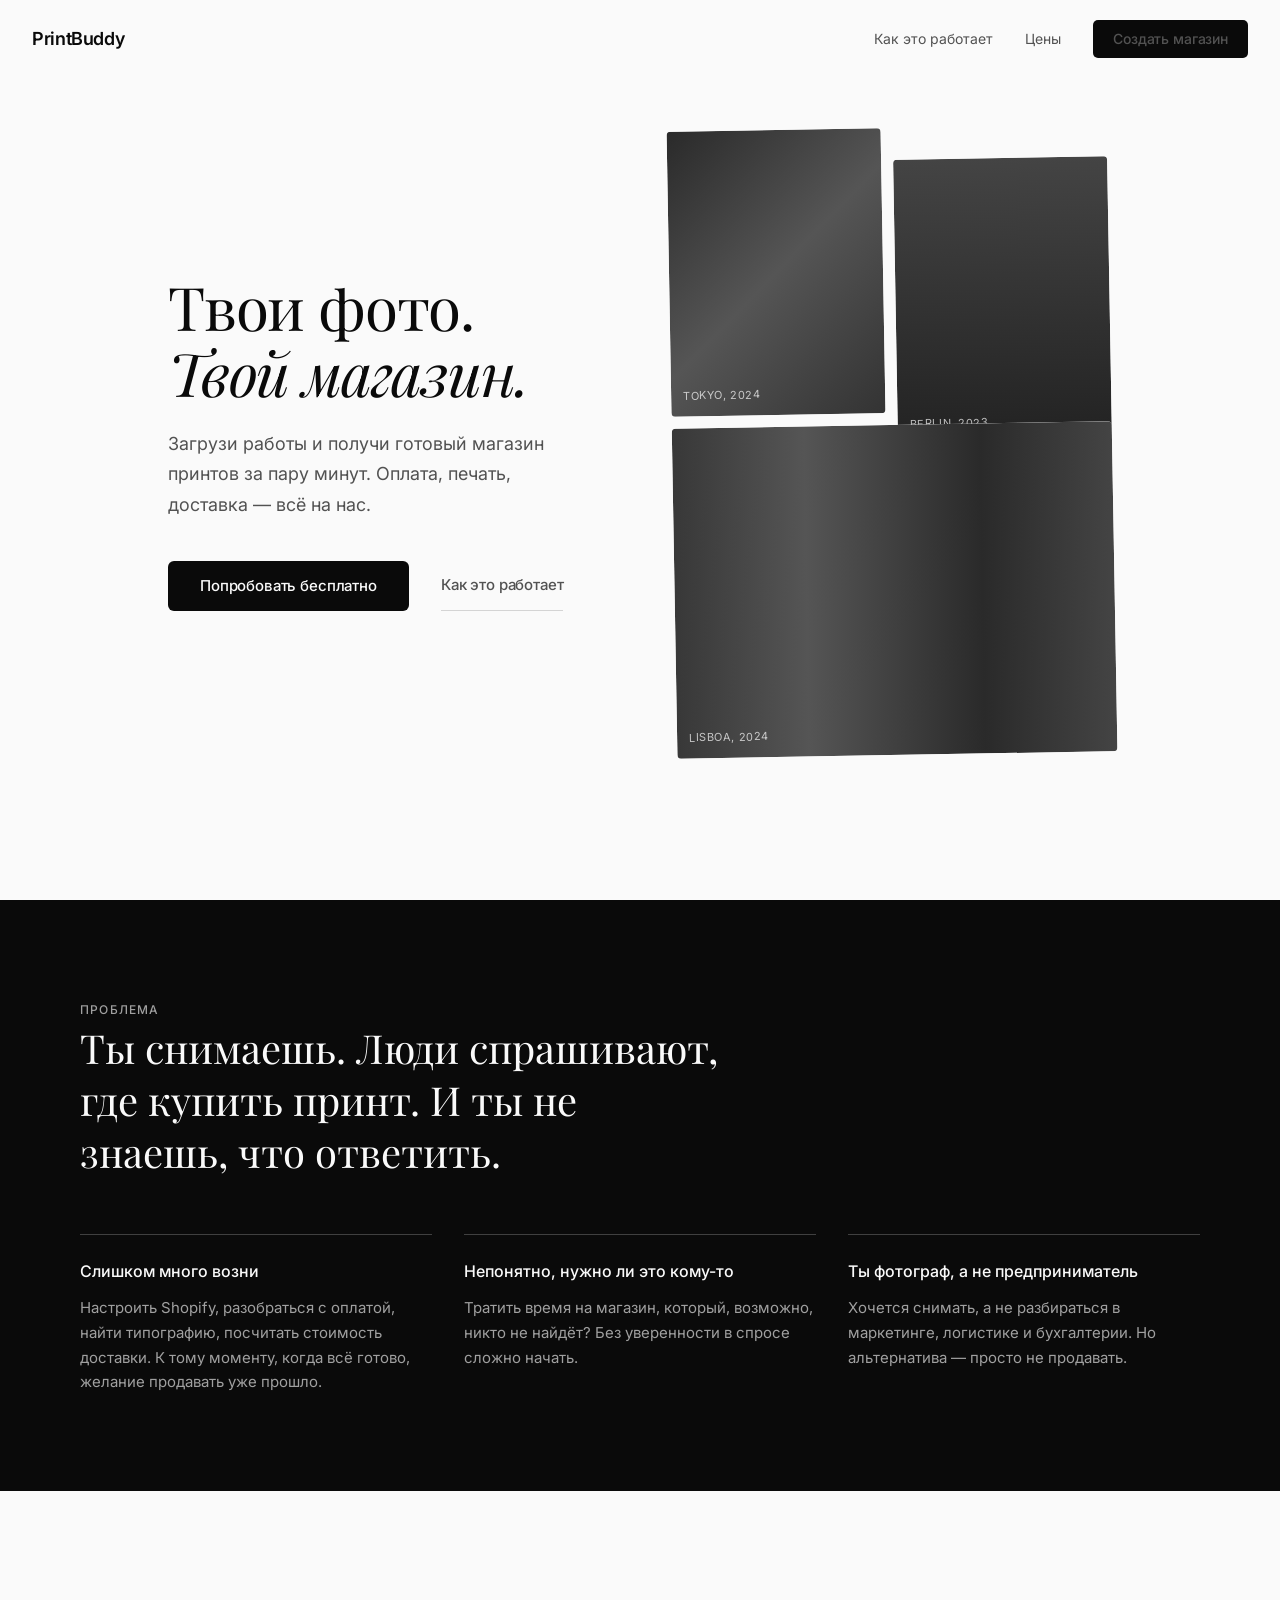
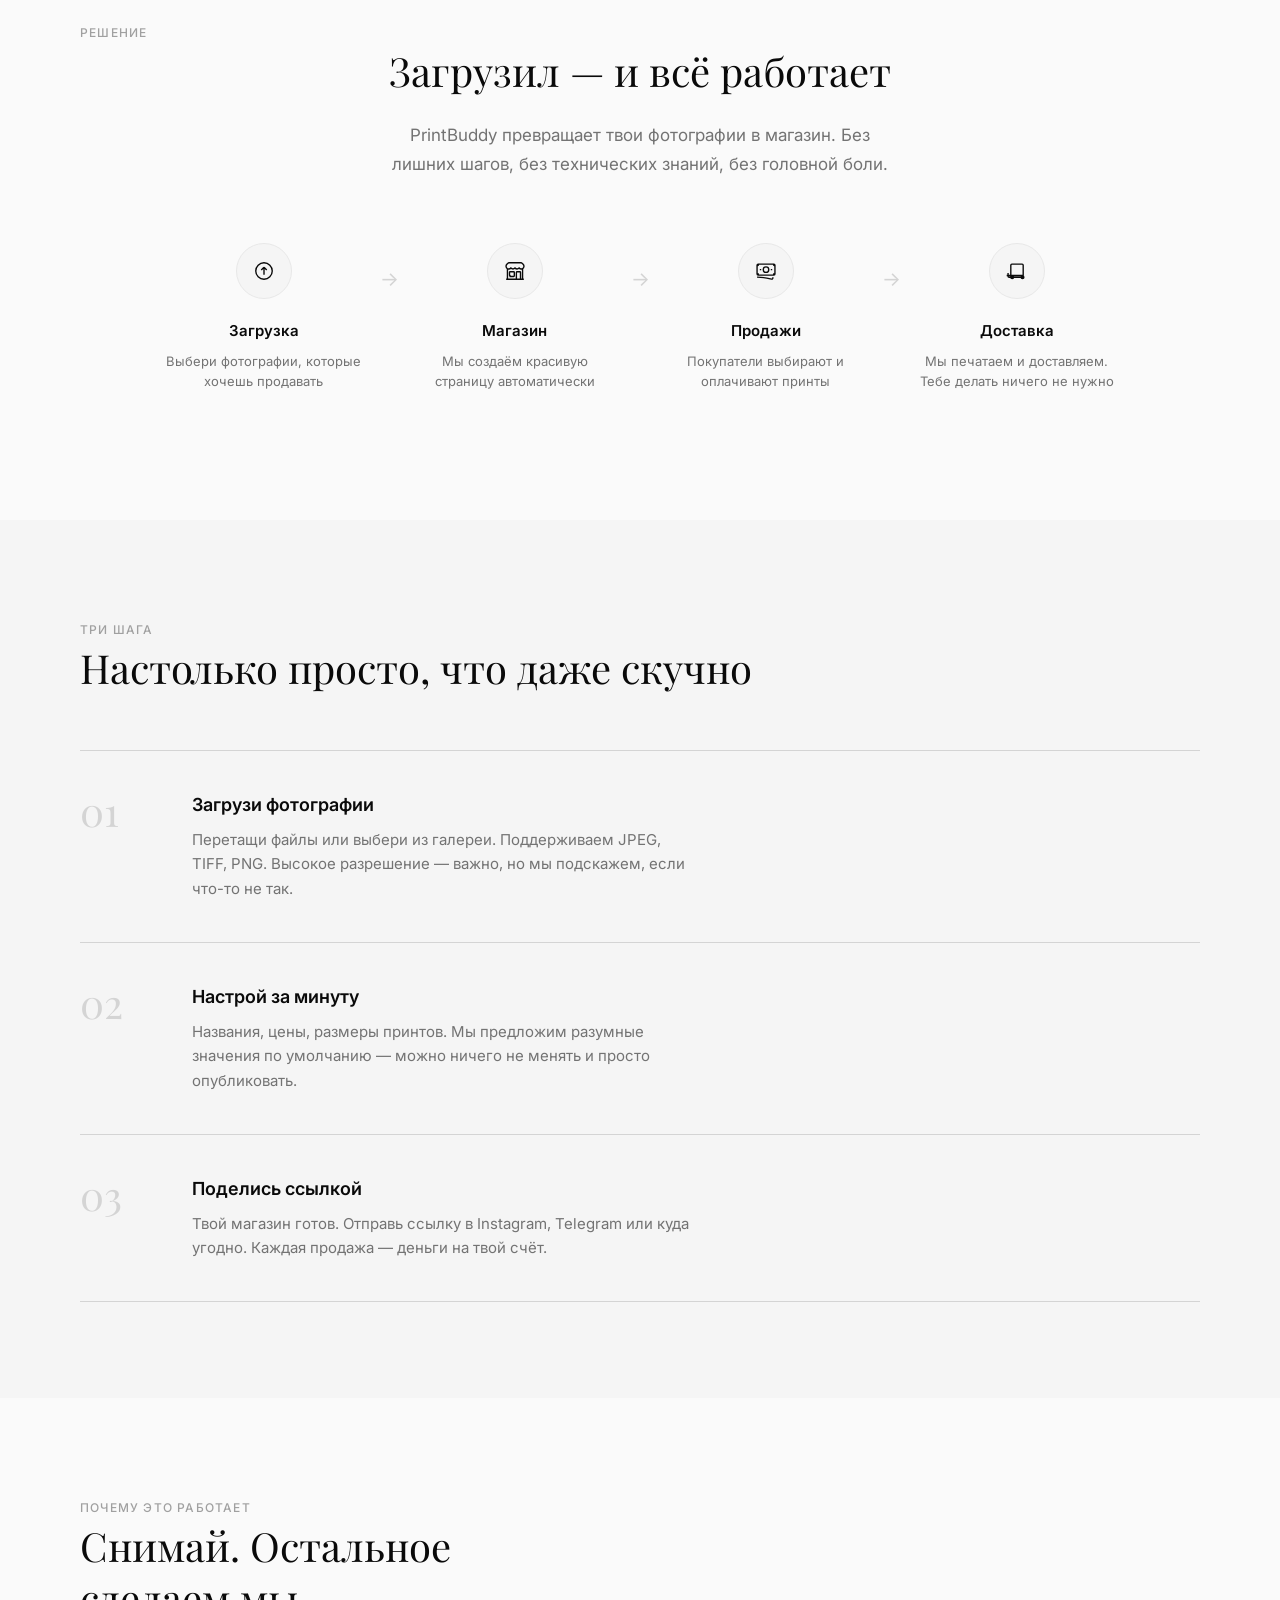
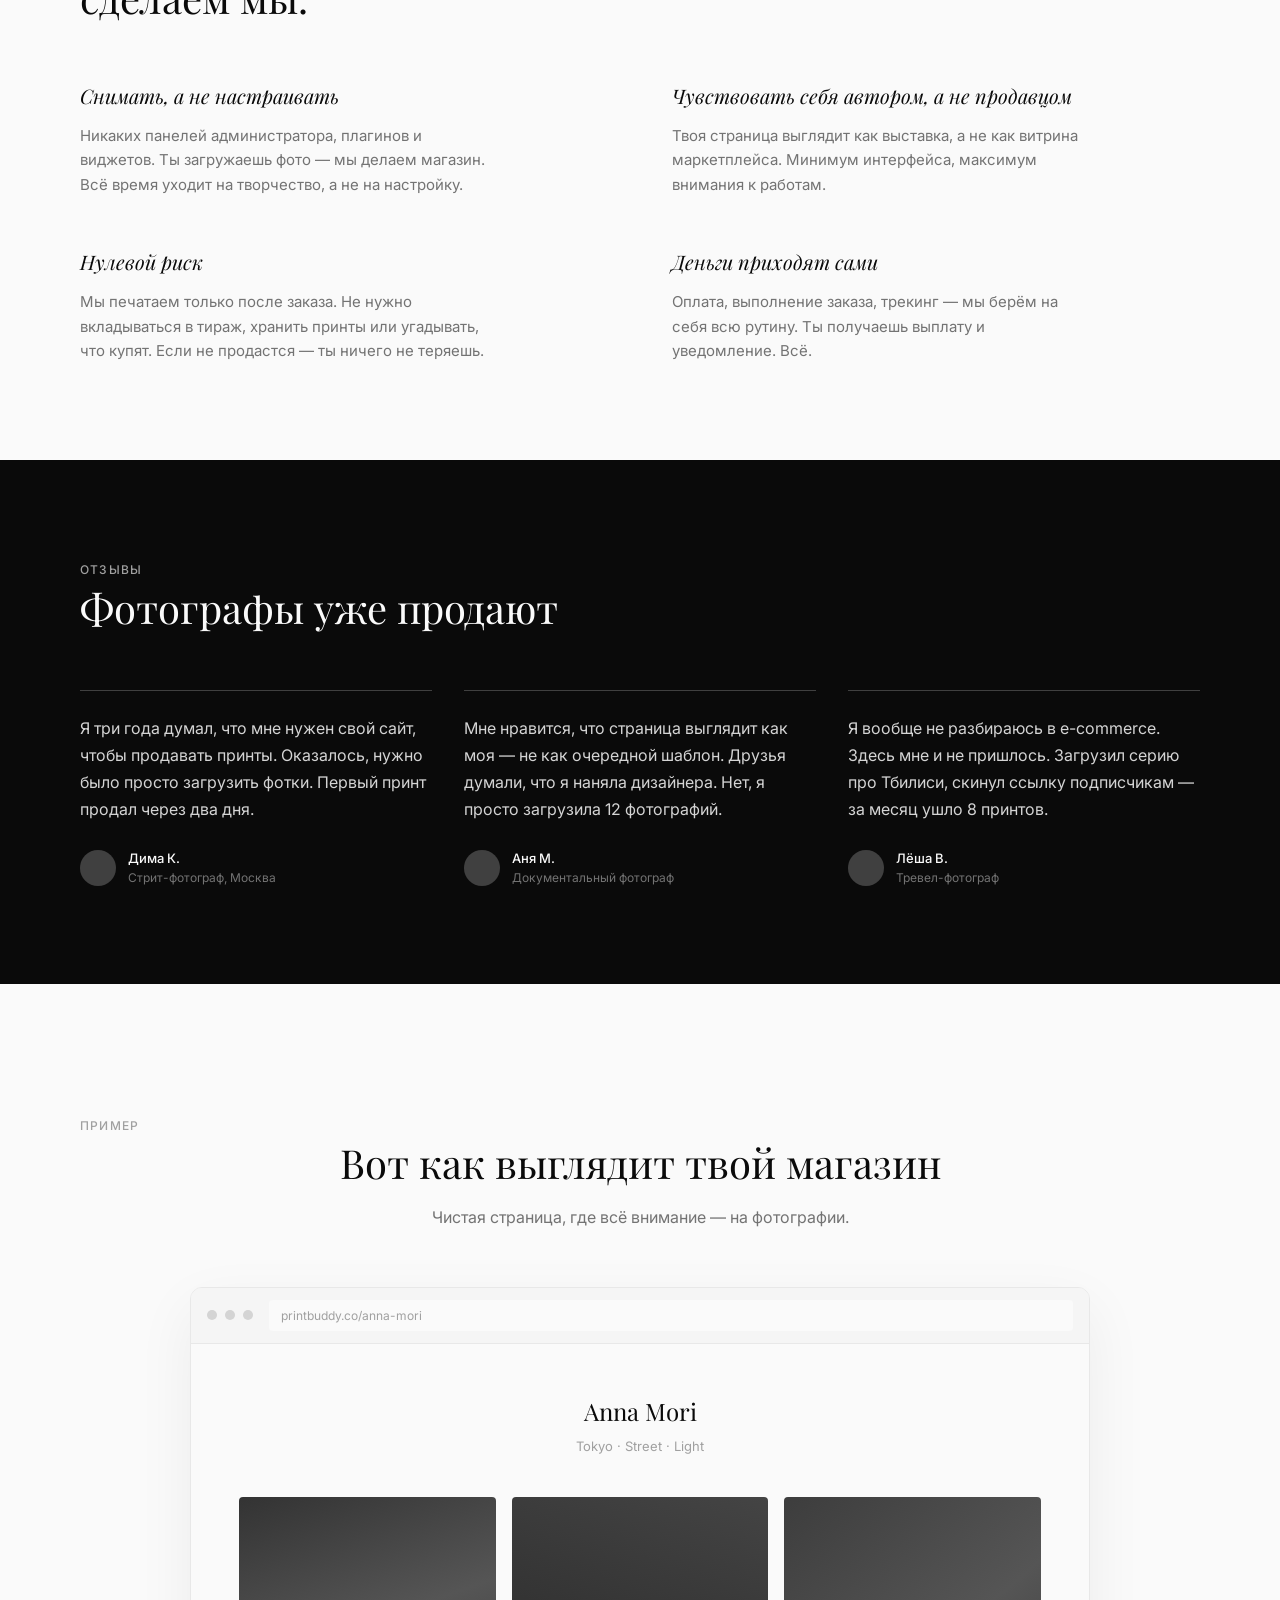
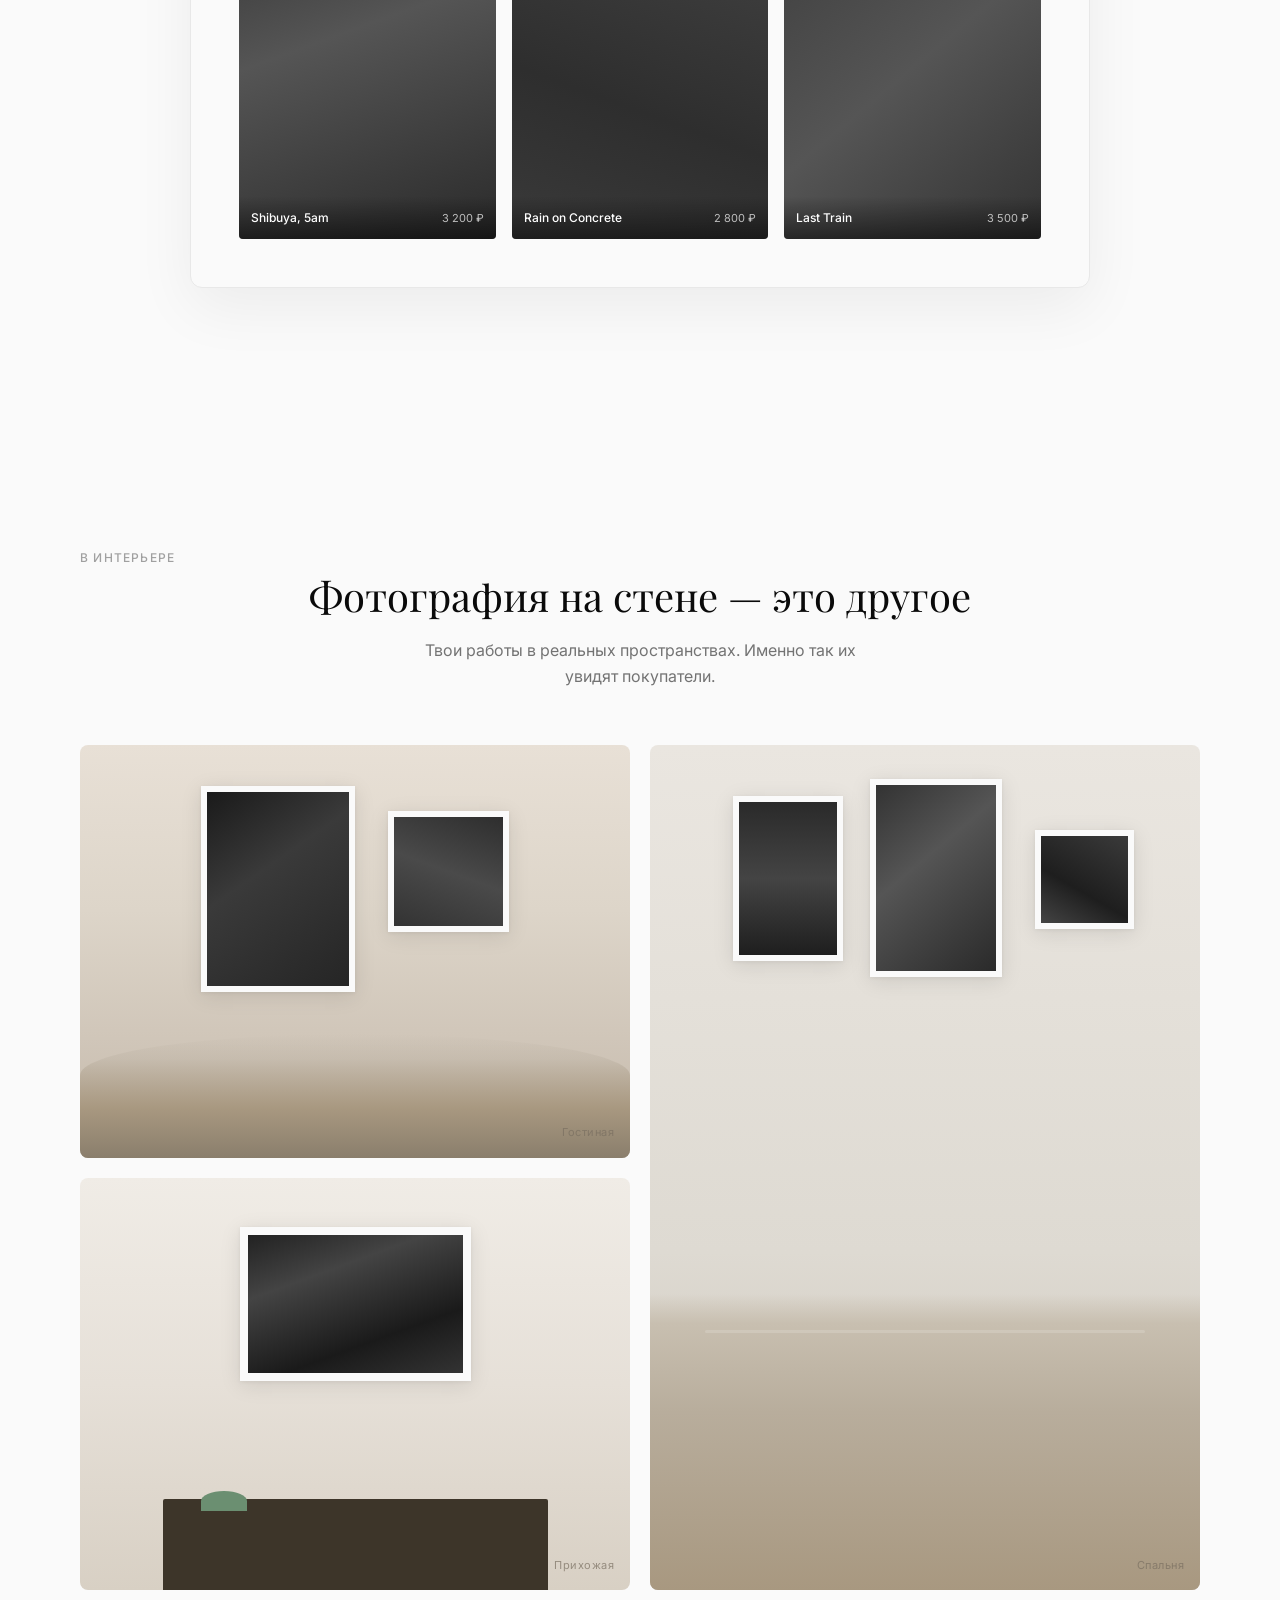
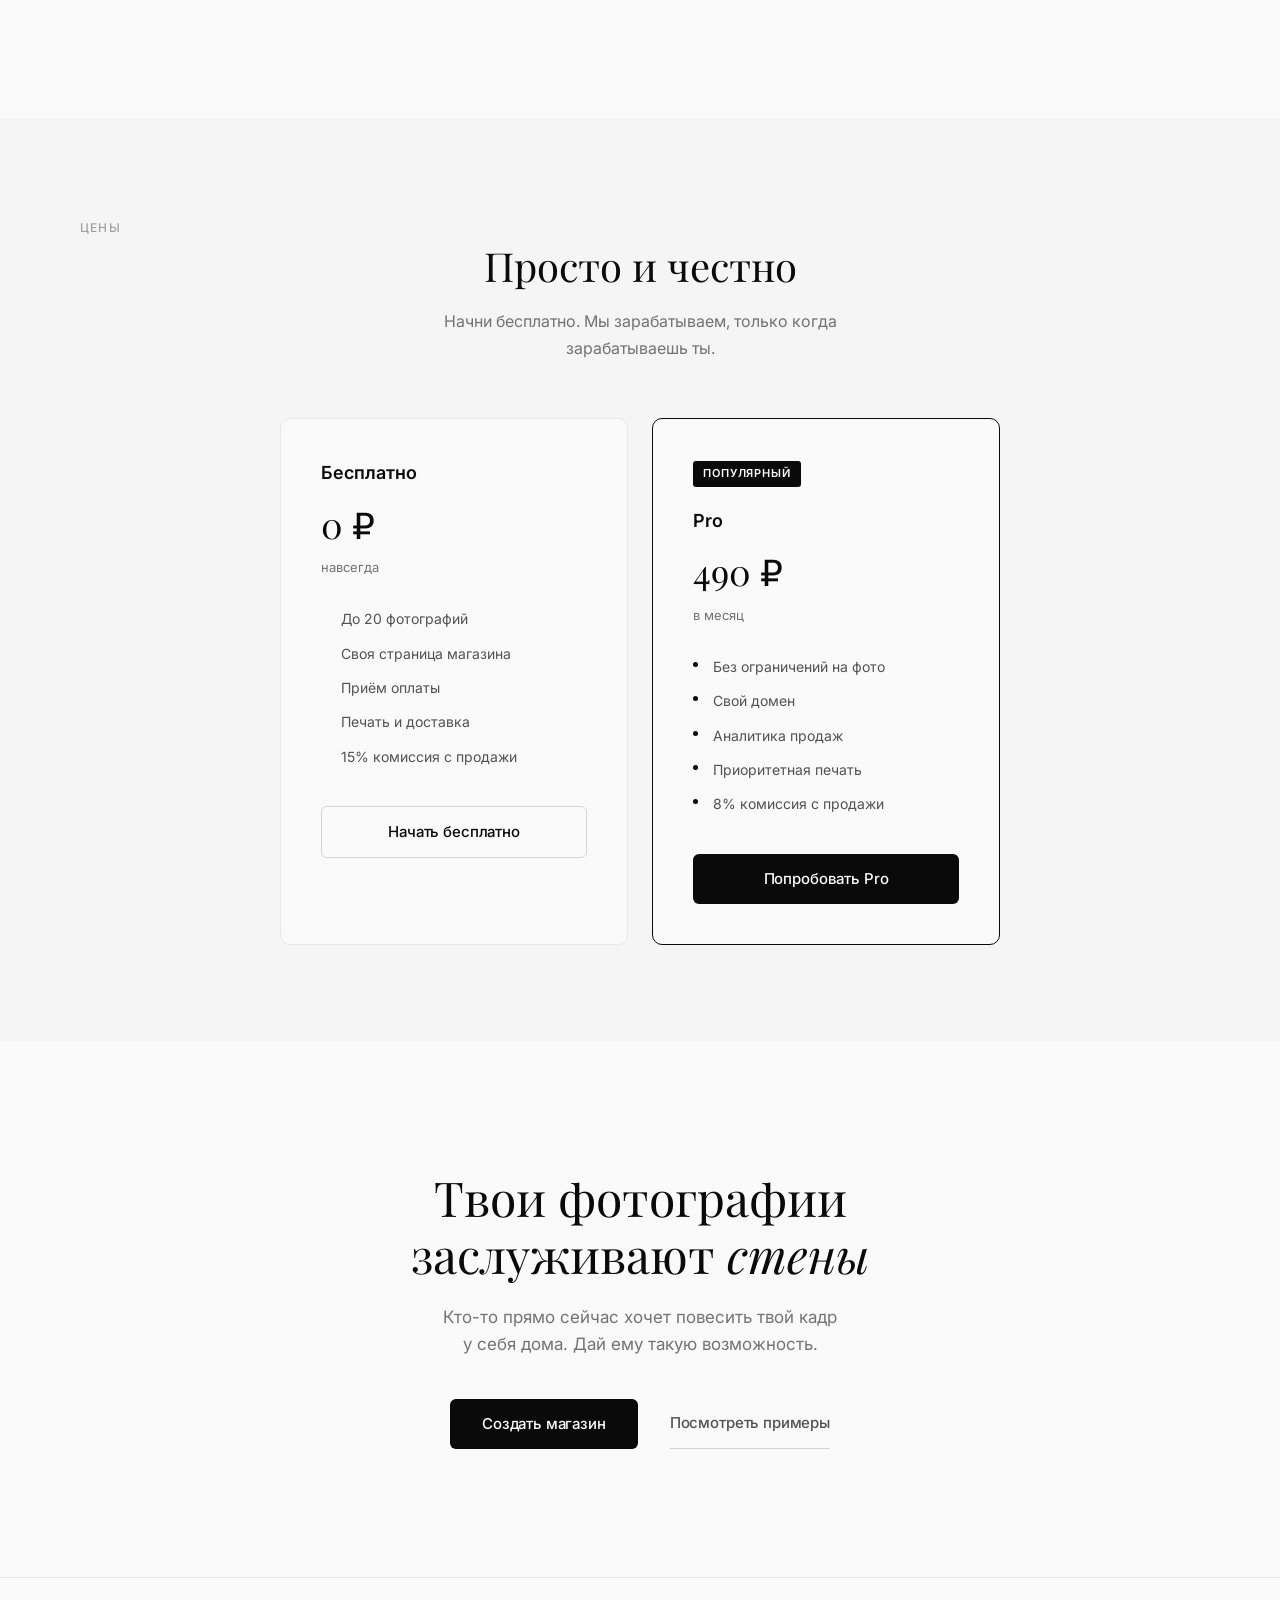
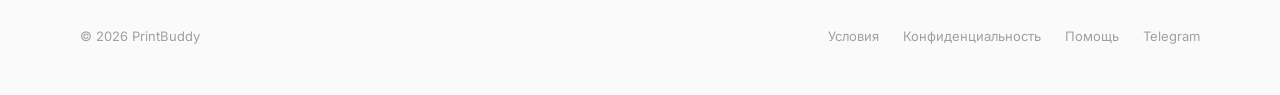
<file: index.html>
<!DOCTYPE html>
<html lang="ru">
<head>
    <meta charset="UTF-8">
    <meta name="viewport" content="width=device-width, initial-scale=1.0">
    <title>PrintBuddy — Магазин принтов для фотографов</title>
    <meta name="description" content="Загрузи фотографии — получи магазин принтов. Без возни с оплатой, печатью и доставкой.">
    <link rel="preconnect" href="https://fonts.googleapis.com">
    <link rel="preconnect" href="https://fonts.gstatic.com" crossorigin>
    <link href="https://fonts.googleapis.com/css2?family=Inter:wght@400;500;600&family=Playfair+Display:ital,wght@0,400;0,600;1,400&display=swap" rel="stylesheet">
    <style>
        *, *::before, *::after {
            margin: 0;
            padding: 0;
            box-sizing: border-box;
        }

        :root {
            --black: #0a0a0a;
            --white: #fafafa;
            --gray-50: #f5f5f5;
            --gray-100: #e8e8e8;
            --gray-200: #d4d4d4;
            --gray-400: #a0a0a0;
            --gray-500: #737373;
            --gray-600: #525252;
            --gray-700: #404040;
            --gray-800: #262626;
            --serif: 'Playfair Display', Georgia, serif;
            --sans: 'Inter', -apple-system, system-ui, sans-serif;
        }

        html {
            font-size: 16px;
            scroll-behavior: smooth;
            -webkit-font-smoothing: antialiased;
            -moz-osx-font-smoothing: grayscale;
        }

        body {
            font-family: var(--sans);
            color: var(--black);
            background: var(--white);
            line-height: 1.6;
        }

        /* ── NAV ── */
        nav {
            position: fixed;
            top: 0;
            left: 0;
            right: 0;
            z-index: 100;
            padding: 1.25rem 2rem;
            display: flex;
            justify-content: space-between;
            align-items: center;
            background: rgba(250, 250, 250, 0.9);
            backdrop-filter: blur(20px);
            -webkit-backdrop-filter: blur(20px);
            border-bottom: 1px solid transparent;
            transition: border-color 0.3s;
        }

        nav.scrolled {
            border-bottom-color: var(--gray-100);
        }

        .logo {
            font-family: var(--sans);
            font-weight: 600;
            font-size: 1.125rem;
            letter-spacing: -0.02em;
            color: var(--black);
            text-decoration: none;
        }

        .nav-links {
            display: flex;
            align-items: center;
            gap: 2rem;
        }

        .nav-links a {
            font-size: 0.875rem;
            color: var(--gray-600);
            text-decoration: none;
            transition: color 0.2s;
        }

        .nav-links a:hover {
            color: var(--black);
        }

        .btn {
            display: inline-flex;
            align-items: center;
            justify-content: center;
            font-family: var(--sans);
            font-size: 0.9375rem;
            font-weight: 500;
            text-decoration: none;
            border: none;
            cursor: pointer;
            transition: all 0.2s ease;
            letter-spacing: -0.01em;
        }

        .btn-primary {
            background: var(--black);
            color: var(--white);
            padding: 0.8125rem 2rem;
            border-radius: 6px;
        }

        .btn-primary:hover {
            background: var(--gray-800);
            transform: translateY(-1px);
        }

        .btn-secondary {
            background: transparent;
            color: var(--gray-600);
            padding: 0.8125rem 0;
            border-bottom: 1px solid var(--gray-200);
        }

        .btn-secondary:hover {
            color: var(--black);
            border-bottom-color: var(--black);
        }

        .btn-nav {
            background: var(--black);
            color: var(--white);
            padding: 0.5rem 1.25rem;
            border-radius: 5px;
            font-size: 0.875rem;
        }

        .btn-nav:hover {
            background: var(--gray-800);
        }

        /* ── SECTIONS ── */
        section {
            padding: 6rem 2rem;
        }

        .container {
            max-width: 1120px;
            margin: 0 auto;
        }

        .container--narrow {
            max-width: 720px;
            margin: 0 auto;
        }

        /* ── HERO ── */
        .hero {
            min-height: 100vh;
            display: flex;
            align-items: center;
            padding-top: 5rem;
            position: relative;
            overflow: hidden;
        }

        .hero .container {
            display: grid;
            grid-template-columns: 1fr 1fr;
            gap: 4rem;
            align-items: center;
        }

        .hero-text h1 {
            font-family: var(--serif);
            font-size: clamp(2.5rem, 5vw, 3.75rem);
            font-weight: 400;
            line-height: 1.1;
            letter-spacing: -0.02em;
            margin-bottom: 1.5rem;
        }

        .hero-text h1 em {
            font-style: italic;
        }

        .hero-text p {
            font-size: 1.125rem;
            color: var(--gray-600);
            line-height: 1.7;
            max-width: 440px;
            margin-bottom: 2.5rem;
        }

        .hero-cta {
            display: flex;
            align-items: center;
            gap: 2rem;
        }

        .hero-visual {
            position: relative;
        }

        .hero-gallery {
            display: grid;
            grid-template-columns: 1fr 1fr;
            gap: 0.75rem;
            transform: rotate(-1deg);
        }

        .hero-gallery .photo {
            aspect-ratio: 3/4;
            background: var(--gray-100);
            border-radius: 4px;
            position: relative;
            overflow: hidden;
        }

        .hero-gallery .photo:nth-child(2) {
            transform: translateY(2rem);
        }

        .hero-gallery .photo:nth-child(3) {
            aspect-ratio: 4/3;
            grid-column: span 2;
        }

        .hero-gallery .photo-inner {
            width: 100%;
            height: 100%;
            background-size: cover;
            background-position: center;
            filter: grayscale(30%);
        }

        .photo-1 .photo-inner {
            background: linear-gradient(135deg, #2a2a2a 0%, #555 50%, #333 100%);
        }

        .photo-2 .photo-inner {
            background: linear-gradient(180deg, #444 0%, #222 100%);
        }

        .photo-3 .photo-inner {
            background: linear-gradient(90deg, #383838 0%, #555 30%, #2a2a2a 70%, #444 100%);
        }

        .photo-label {
            position: absolute;
            bottom: 0.75rem;
            left: 0.75rem;
            font-size: 0.6875rem;
            color: rgba(255,255,255,0.7);
            font-family: var(--sans);
            letter-spacing: 0.05em;
            text-transform: uppercase;
        }

        /* ── PROBLEM ── */
        .problem {
            background: var(--black);
            color: var(--white);
        }

        .problem .section-label {
            color: var(--gray-400);
        }

        .section-label {
            font-size: 0.75rem;
            font-weight: 500;
            letter-spacing: 0.1em;
            text-transform: uppercase;
            color: var(--gray-400);
            margin-bottom: 2rem;
        }

        .problem h2 {
            font-family: var(--serif);
            font-size: clamp(1.75rem, 3.5vw, 2.5rem);
            font-weight: 400;
            line-height: 1.3;
            max-width: 640px;
            margin-bottom: 3.5rem;
        }

        .problem-grid {
            display: grid;
            grid-template-columns: repeat(3, 1fr);
            gap: 2rem;
        }

        .problem-card {
            border-top: 1px solid var(--gray-700);
            padding-top: 1.5rem;
        }

        .problem-card h3 {
            font-family: var(--sans);
            font-size: 1rem;
            font-weight: 500;
            margin-bottom: 0.75rem;
        }

        .problem-card p {
            font-size: 0.9375rem;
            color: var(--gray-400);
            line-height: 1.65;
        }

        /* ── SOLUTION ── */
        .solution {
            padding: 8rem 2rem;
        }

        .solution h2 {
            font-family: var(--serif);
            font-size: clamp(1.75rem, 3.5vw, 2.5rem);
            font-weight: 400;
            line-height: 1.3;
            text-align: center;
            max-width: 600px;
            margin: 0 auto 1.5rem;
        }

        .solution > .container > p {
            text-align: center;
            color: var(--gray-500);
            font-size: 1.0625rem;
            max-width: 520px;
            margin: 0 auto 4rem;
            line-height: 1.7;
        }

        .solution-flow {
            display: flex;
            align-items: flex-start;
            justify-content: center;
            gap: 1rem;
        }

        .solution-step {
            text-align: center;
            flex: 0 1 200px;
        }

        .solution-step .step-icon {
            width: 56px;
            height: 56px;
            border-radius: 50%;
            background: var(--gray-50);
            border: 1px solid var(--gray-100);
            display: flex;
            align-items: center;
            justify-content: center;
            margin: 0 auto 1.25rem;
            font-size: 1.25rem;
        }

        .solution-step h4 {
            font-size: 0.9375rem;
            font-weight: 600;
            margin-bottom: 0.5rem;
        }

        .solution-step p {
            font-size: 0.8125rem;
            color: var(--gray-500);
            line-height: 1.6;
        }

        .solution-arrow {
            flex: 0 0 auto;
            margin-top: 1.25rem;
            color: var(--gray-200);
            font-size: 1.25rem;
        }

        /* ── HOW IT WORKS ── */
        .how {
            background: var(--gray-50);
        }

        .how h2 {
            font-family: var(--serif);
            font-size: clamp(1.75rem, 3.5vw, 2.5rem);
            font-weight: 400;
            line-height: 1.3;
            margin-bottom: 3.5rem;
        }

        .steps-list {
            display: grid;
            grid-template-columns: 1fr;
            gap: 0;
        }

        .step-item {
            display: grid;
            grid-template-columns: 80px 1fr;
            gap: 2rem;
            padding: 2.5rem 0;
            border-bottom: 1px solid var(--gray-200);
            align-items: start;
        }

        .step-item:first-child {
            border-top: 1px solid var(--gray-200);
        }

        .step-number {
            font-family: var(--serif);
            font-size: 2.5rem;
            font-weight: 400;
            color: var(--gray-200);
            line-height: 1;
        }

        .step-content h3 {
            font-size: 1.125rem;
            font-weight: 600;
            margin-bottom: 0.5rem;
        }

        .step-content p {
            font-size: 0.9375rem;
            color: var(--gray-500);
            line-height: 1.65;
            max-width: 500px;
        }

        /* ── BENEFITS ── */
        .benefits h2 {
            font-family: var(--serif);
            font-size: clamp(1.75rem, 3.5vw, 2.5rem);
            font-weight: 400;
            line-height: 1.3;
            max-width: 500px;
            margin-bottom: 3.5rem;
        }

        .benefits-grid {
            display: grid;
            grid-template-columns: repeat(2, 1fr);
            gap: 3rem 4rem;
        }

        .benefit {
            max-width: 420px;
        }

        .benefit h3 {
            font-family: var(--serif);
            font-size: 1.25rem;
            font-weight: 400;
            font-style: italic;
            margin-bottom: 0.75rem;
        }

        .benefit p {
            font-size: 0.9375rem;
            color: var(--gray-500);
            line-height: 1.65;
        }

        /* ── TESTIMONIALS ── */
        .testimonials {
            background: var(--black);
            color: var(--white);
        }

        .testimonials .section-label {
            color: var(--gray-400);
        }

        .testimonials h2 {
            font-family: var(--serif);
            font-size: clamp(1.75rem, 3.5vw, 2.5rem);
            font-weight: 400;
            line-height: 1.3;
            margin-bottom: 3.5rem;
        }

        .testimonials-grid {
            display: grid;
            grid-template-columns: repeat(3, 1fr);
            gap: 2rem;
        }

        .testimonial {
            border-top: 1px solid var(--gray-700);
            padding-top: 1.5rem;
        }

        .testimonial blockquote {
            font-size: 1rem;
            line-height: 1.7;
            color: var(--gray-200);
            margin-bottom: 1.5rem;
            font-style: normal;
        }

        .testimonial-author {
            display: flex;
            align-items: center;
            gap: 0.75rem;
        }

        .testimonial-avatar {
            width: 36px;
            height: 36px;
            border-radius: 50%;
            background: var(--gray-700);
        }

        .testimonial-name {
            font-size: 0.8125rem;
            font-weight: 500;
        }

        .testimonial-role {
            font-size: 0.75rem;
            color: var(--gray-500);
        }

        /* ── STORE PREVIEW ── */
        .preview {
            padding: 8rem 2rem;
        }

        .preview h2 {
            font-family: var(--serif);
            font-size: clamp(1.75rem, 3.5vw, 2.5rem);
            font-weight: 400;
            line-height: 1.3;
            text-align: center;
            margin-bottom: 1rem;
        }

        .preview > .container > p {
            text-align: center;
            color: var(--gray-500);
            font-size: 1rem;
            margin-bottom: 3.5rem;
        }

        .store-mockup {
            background: var(--white);
            border: 1px solid var(--gray-100);
            border-radius: 12px;
            overflow: hidden;
            box-shadow: 0 20px 60px rgba(0,0,0,0.06);
            max-width: 900px;
            margin: 0 auto;
        }

        .store-browser-bar {
            background: var(--gray-50);
            border-bottom: 1px solid var(--gray-100);
            padding: 0.75rem 1rem;
            display: flex;
            align-items: center;
            gap: 0.5rem;
        }

        .browser-dot {
            width: 10px;
            height: 10px;
            border-radius: 50%;
            background: var(--gray-200);
        }

        .browser-url {
            flex: 1;
            background: var(--white);
            border-radius: 4px;
            padding: 0.375rem 0.75rem;
            font-size: 0.75rem;
            color: var(--gray-400);
            margin-left: 0.5rem;
        }

        .store-content {
            padding: 3rem;
        }

        .store-header {
            text-align: center;
            margin-bottom: 2.5rem;
        }

        .store-header h3 {
            font-family: var(--serif);
            font-size: 1.5rem;
            font-weight: 400;
            margin-bottom: 0.375rem;
        }

        .store-header p {
            font-size: 0.8125rem;
            color: var(--gray-400);
        }

        .store-grid {
            display: grid;
            grid-template-columns: repeat(3, 1fr);
            gap: 1rem;
        }

        .store-item {
            aspect-ratio: 3/4;
            background: var(--gray-100);
            border-radius: 4px;
            position: relative;
            overflow: hidden;
        }

        .store-item-inner {
            width: 100%;
            height: 100%;
        }

        .store-item:nth-child(1) .store-item-inner {
            background: linear-gradient(160deg, #333 0%, #555 40%, #2a2a2a 100%);
        }

        .store-item:nth-child(2) .store-item-inner {
            background: linear-gradient(200deg, #444 0%, #2e2e2e 60%, #3a3a3a 100%);
        }

        .store-item:nth-child(3) .store-item-inner {
            background: linear-gradient(140deg, #3d3d3d 0%, #555 50%, #333 100%);
        }

        .store-item-label {
            position: absolute;
            bottom: 0;
            left: 0;
            right: 0;
            padding: 0.75rem;
            background: linear-gradient(transparent, rgba(0,0,0,0.5));
            display: flex;
            justify-content: space-between;
            align-items: flex-end;
        }

        .store-item-title {
            font-size: 0.75rem;
            color: white;
            font-weight: 500;
        }

        .store-item-price {
            font-size: 0.6875rem;
            color: rgba(255,255,255,0.7);
        }

        /* ── IN ROOM ── */
        .in-room {
            padding: 8rem 2rem;
            background: var(--white);
            overflow: hidden;
        }

        .in-room h2 {
            font-family: var(--serif);
            font-size: clamp(1.75rem, 3.5vw, 2.5rem);
            font-weight: 400;
            line-height: 1.3;
            text-align: center;
            margin-bottom: 1rem;
        }

        .in-room > .container > p {
            text-align: center;
            color: var(--gray-500);
            font-size: 1rem;
            margin-bottom: 3.5rem;
            max-width: 460px;
            margin-left: auto;
            margin-right: auto;
        }

        .room-grid {
            display: grid;
            grid-template-columns: 1fr 1fr;
            gap: 1.25rem;
        }

        .room-scene {
            position: relative;
            border-radius: 8px;
            overflow: hidden;
            aspect-ratio: 4/3;
        }

        .room-scene.tall {
            grid-row: span 2;
            aspect-ratio: auto;
        }

        .room-wall {
            width: 100%;
            height: 100%;
            position: relative;
        }

        /* Room backgrounds — warm interior tones */
        .room-1 .room-wall {
            background: linear-gradient(180deg, #e8e0d6 0%, #ddd5c9 40%, #c4b8aa 100%);
        }

        .room-2 .room-wall {
            background: linear-gradient(180deg, #f0ece6 0%, #e6e0d8 50%, #d8d0c4 100%);
        }

        .room-3 .room-wall {
            background: linear-gradient(180deg, #eae6e0 0%, #dedad2 60%, #c8c0b4 100%);
        }

        /* Furniture hints */
        .room-furniture {
            position: absolute;
            bottom: 0;
            left: 0;
            right: 0;
        }

        /* Room 1: sofa */
        .room-1 .room-furniture {
            height: 30%;
            background: linear-gradient(180deg, transparent 0%, rgba(180,170,155,0.3) 20%, #a89880 60%, #8a7e6c 100%);
            border-radius: 60% 60% 0 0 / 40% 40% 0 0;
        }

        /* Room 2: console table */
        .room-2 .room-furniture {
            height: 22%;
            background: #3d3529;
            border-radius: 2px 2px 0 0;
            left: 15%;
            right: 15%;
        }

        .room-2 .room-furniture::before {
            content: '';
            position: absolute;
            top: -8px;
            left: 10%;
            width: 12%;
            height: 20px;
            background: #6b8f71;
            border-radius: 50% 50% 0 0;
        }

        /* Room 3: bed headboard */
        .room-3 .room-furniture {
            height: 35%;
            background: linear-gradient(180deg, transparent 0%, #c8bfb0 10%, #b8ad9c 40%, #a89880 100%);
        }

        .room-3 .room-furniture::before {
            content: '';
            position: absolute;
            top: 12%;
            left: 10%;
            right: 10%;
            height: 3px;
            background: rgba(255,255,255,0.15);
            border-radius: 2px;
        }

        /* Framed prints on walls */
        .wall-frame {
            position: absolute;
            background: var(--white);
            padding: 6px;
            box-shadow: 0 4px 20px rgba(0,0,0,0.1), 0 1px 4px rgba(0,0,0,0.06);
        }

        .wall-frame .frame-image {
            width: 100%;
            height: 100%;
            display: block;
        }

        /* Room 1: two prints above sofa */
        .room-1 .wall-frame:nth-child(1) {
            width: 28%;
            aspect-ratio: 3/4;
            top: 10%;
            left: 22%;
        }

        .room-1 .wall-frame:nth-child(1) .frame-image {
            background: linear-gradient(145deg, #1a1a1a 0%, #3a3a3a 40%, #252525 100%);
        }

        .room-1 .wall-frame:nth-child(2) {
            width: 22%;
            aspect-ratio: 1/1;
            top: 16%;
            left: 56%;
        }

        .room-1 .wall-frame:nth-child(2) .frame-image {
            background: linear-gradient(200deg, #2e2e2e 0%, #4a4a4a 50%, #333 100%);
        }

        /* Room 2: single large print */
        .room-2 .wall-frame {
            width: 42%;
            aspect-ratio: 3/2;
            top: 12%;
            left: 29%;
            padding: 8px;
        }

        .room-2 .wall-frame .frame-image {
            background: linear-gradient(160deg, #222 0%, #444 30%, #1a1a1a 70%, #333 100%);
        }

        /* Room 3: tall vertical triptych */
        .room-3 .wall-frame:nth-child(1) {
            width: 20%;
            aspect-ratio: 2/3;
            top: 6%;
            left: 15%;
        }

        .room-3 .wall-frame:nth-child(1) .frame-image {
            background: linear-gradient(180deg, #2a2a2a 0%, #444 50%, #1e1e1e 100%);
        }

        .room-3 .wall-frame:nth-child(2) {
            width: 24%;
            aspect-ratio: 2/3;
            top: 4%;
            left: 40%;
        }

        .room-3 .wall-frame:nth-child(2) .frame-image {
            background: linear-gradient(140deg, #333 0%, #555 40%, #2a2a2a 100%);
        }

        .room-3 .wall-frame:nth-child(3) {
            width: 18%;
            aspect-ratio: 1/1;
            top: 10%;
            left: 70%;
        }

        .room-3 .wall-frame:nth-child(3) .frame-image {
            background: linear-gradient(210deg, #3a3a3a 0%, #1e1e1e 60%, #444 100%);
        }

        .room-caption {
            position: absolute;
            bottom: 1rem;
            right: 1rem;
            font-size: 0.6875rem;
            color: rgba(120, 110, 95, 0.7);
            font-family: var(--sans);
            letter-spacing: 0.04em;
        }

        @media (max-width: 600px) {
            .room-grid {
                grid-template-columns: 1fr;
            }

            .room-scene.tall {
                aspect-ratio: 4/3;
                grid-row: span 1;
            }
        }

        /* ── PRICING ── */
        .pricing {
            background: var(--gray-50);
        }

        .pricing h2 {
            font-family: var(--serif);
            font-size: clamp(1.75rem, 3.5vw, 2.5rem);
            font-weight: 400;
            line-height: 1.3;
            text-align: center;
            margin-bottom: 1rem;
        }

        .pricing > .container > p {
            text-align: center;
            color: var(--gray-500);
            font-size: 1rem;
            max-width: 480px;
            margin: 0 auto 3.5rem;
            line-height: 1.7;
        }

        .pricing-cards {
            display: grid;
            grid-template-columns: repeat(2, 1fr);
            gap: 1.5rem;
            max-width: 720px;
            margin: 0 auto;
        }

        .pricing-card {
            background: var(--white);
            border: 1px solid var(--gray-100);
            border-radius: 10px;
            padding: 2.5rem;
        }

        .pricing-card.featured {
            border-color: var(--black);
        }

        .pricing-badge {
            font-size: 0.6875rem;
            font-weight: 600;
            letter-spacing: 0.08em;
            text-transform: uppercase;
            background: var(--black);
            color: var(--white);
            padding: 0.25rem 0.625rem;
            border-radius: 3px;
            display: inline-block;
            margin-bottom: 1.25rem;
        }

        .pricing-card h3 {
            font-size: 1.125rem;
            font-weight: 600;
            margin-bottom: 0.5rem;
        }

        .pricing-card .price {
            font-family: var(--serif);
            font-size: 2.25rem;
            font-weight: 400;
            margin-bottom: 0.25rem;
        }

        .pricing-card .price-note {
            font-size: 0.8125rem;
            color: var(--gray-500);
            margin-bottom: 1.5rem;
        }

        .pricing-features {
            list-style: none;
            margin-bottom: 2rem;
        }

        .pricing-features li {
            font-size: 0.875rem;
            color: var(--gray-600);
            padding: 0.375rem 0;
            padding-left: 1.25rem;
            position: relative;
        }

        .pricing-features li::before {
            content: '';
            position: absolute;
            left: 0;
            top: 0.75rem;
            width: 5px;
            height: 5px;
            border-radius: 50%;
            background: var(--gray-300);
        }

        .pricing-card.featured .pricing-features li::before {
            background: var(--black);
        }

        .pricing-card .btn-primary {
            width: 100%;
        }

        .pricing-card .btn-outline {
            width: 100%;
            background: transparent;
            color: var(--black);
            border: 1px solid var(--gray-200);
            padding: 0.8125rem 2rem;
            border-radius: 6px;
            font-size: 0.9375rem;
        }

        .pricing-card .btn-outline:hover {
            border-color: var(--black);
        }

        /* ── FINAL CTA ── */
        .final-cta {
            padding: 8rem 2rem;
            text-align: center;
        }

        .final-cta h2 {
            font-family: var(--serif);
            font-size: clamp(2rem, 4vw, 3rem);
            font-weight: 400;
            line-height: 1.2;
            max-width: 560px;
            margin: 0 auto 1.25rem;
        }

        .final-cta h2 em {
            font-style: italic;
        }

        .final-cta p {
            color: var(--gray-500);
            font-size: 1.0625rem;
            margin-bottom: 2.5rem;
            max-width: 400px;
            margin-left: auto;
            margin-right: auto;
        }

        .final-cta-actions {
            display: flex;
            align-items: center;
            justify-content: center;
            gap: 2rem;
        }

        /* ── FOOTER ── */
        footer {
            border-top: 1px solid var(--gray-100);
            padding: 3rem 2rem;
        }

        .footer-content {
            max-width: 1120px;
            margin: 0 auto;
            display: flex;
            justify-content: space-between;
            align-items: center;
        }

        .footer-left {
            font-size: 0.8125rem;
            color: var(--gray-400);
        }

        .footer-links {
            display: flex;
            gap: 1.5rem;
        }

        .footer-links a {
            font-size: 0.8125rem;
            color: var(--gray-400);
            text-decoration: none;
            transition: color 0.2s;
        }

        .footer-links a:hover {
            color: var(--black);
        }

        /* ── RESPONSIVE ── */
        @media (max-width: 900px) {
            .hero .container {
                grid-template-columns: 1fr;
                gap: 3rem;
            }

            .hero-visual {
                order: -1;
            }

            .hero-gallery {
                max-width: 400px;
                margin: 0 auto;
            }

            .problem-grid,
            .testimonials-grid {
                grid-template-columns: 1fr;
                gap: 2rem;
            }

            .benefits-grid {
                grid-template-columns: 1fr;
                gap: 2.5rem;
            }

            .solution-flow {
                flex-direction: column;
                align-items: center;
            }

            .solution-arrow {
                transform: rotate(90deg);
                margin: 0;
            }

            .store-grid {
                grid-template-columns: repeat(2, 1fr);
            }

            .pricing-cards {
                grid-template-columns: 1fr;
            }
        }

        @media (max-width: 600px) {
            section {
                padding: 4rem 1.25rem;
            }

            nav {
                padding: 1rem 1.25rem;
            }

            .nav-links a:not(.btn-nav) {
                display: none;
            }

            .hero {
                min-height: auto;
                padding-top: 7rem;
                padding-bottom: 4rem;
            }

            .hero-cta {
                flex-direction: column;
                align-items: flex-start;
                gap: 1rem;
            }

            .step-item {
                grid-template-columns: 48px 1fr;
                gap: 1.25rem;
            }

            .step-number {
                font-size: 2rem;
            }

            .store-content {
                padding: 1.5rem;
            }

            .store-grid {
                grid-template-columns: 1fr 1fr;
                gap: 0.5rem;
            }

            .final-cta-actions {
                flex-direction: column;
                gap: 1rem;
            }

            .footer-content {
                flex-direction: column;
                gap: 1.5rem;
                text-align: center;
            }
        }

        /* ── ANIMATIONS ── */
        .fade-in {
            opacity: 0;
            transform: translateY(24px);
            transition: opacity 0.6s ease, transform 0.6s ease;
        }

        .fade-in.visible {
            opacity: 1;
            transform: translateY(0);
        }
    </style>
</head>
<body>

    <!-- All content is rendered from content.json -->
    <div id="app"></div>

    <script>
        // SVG icons for solution steps
        const STEP_ICONS = [
            '<svg width="22" height="22" fill="none" stroke="currentColor" stroke-width="1.5" viewBox="0 0 24 24"><path d="M12 16v-8m0 0l-3 3m3-3l3 3M21 12a9 9 0 11-18 0 9 9 0 0118 0z"/></svg>',
            '<svg width="22" height="22" fill="none" stroke="currentColor" stroke-width="1.5" viewBox="0 0 24 24"><path d="M13.5 21v-7.5a.75.75 0 01.75-.75h3a.75.75 0 01.75.75V21m-4.5 0H2.36m11.14 0H18m0 0h3.64m-1.39 0V9.349m-16.5 11.65V9.35m0 0a3.001 3.001 0 003.75-.615A2.993 2.993 0 009.75 9.75c.896 0 1.7-.393 2.25-1.016a2.993 2.993 0 002.25 1.016c.896 0 1.7-.393 2.25-1.016a3.001 3.001 0 003.75.614m-16.5 0a3.004 3.004 0 01-.621-4.72L4.318 3.44A1.5 1.5 0 015.378 3h13.243a1.5 1.5 0 011.06.44l1.19 1.189a3 3 0 01-.621 4.72m-13.5 8.65h3.75a.75.75 0 00.75-.75V13.5a.75.75 0 00-.75-.75H6.75a.75.75 0 00-.75.75v3.15c0 .415.336.75.75.75z"/></svg>',
            '<svg width="22" height="22" fill="none" stroke="currentColor" stroke-width="1.5" viewBox="0 0 24 24"><path d="M2.25 18.75a60.07 60.07 0 0115.797 2.101c.727.198 1.453-.342 1.453-1.096V18.75M3.75 4.5v.75A.75.75 0 013 6h-.75m0 0v-.375c0-.621.504-1.125 1.125-1.125H20.25M2.25 6v9m18-10.5v.75c0 .414.336.75.75.75h.75m-1.5-1.5h.375c.621 0 1.125.504 1.125 1.125v9.75c0 .621-.504 1.125-1.125 1.125h-.375m1.5-1.5H21a.75.75 0 00-.75.75v.75m0 0H3.75m0 0h-.375a1.125 1.125 0 01-1.125-1.125V15m1.5 1.5v-.75A.75.75 0 003 15h-.75M15 10.5a3 3 0 11-6 0 3 3 0 016 0zm3 0h.008v.008H18V10.5zm-12 0h.008v.008H6V10.5z"/></svg>',
            '<svg width="22" height="22" fill="none" stroke="currentColor" stroke-width="1.5" viewBox="0 0 24 24"><path d="M8.25 18.75a1.5 1.5 0 01-3 0m3 0a1.5 1.5 0 00-3 0m3 0h6m-9 0H3.375a1.125 1.125 0 01-1.125-1.125V14.25m17.25 4.5a1.5 1.5 0 01-3 0m3 0a1.5 1.5 0 00-3 0m3 0H6.375c-.621 0-1.125-.504-1.125-1.125V14.25m0 0V5.625c0-.621.504-1.125 1.125-1.125h11.25c.621 0 1.125.504 1.125 1.125v11.25m-18 0h18"/></svg>'
        ];

        // Room scene templates (visual-only, not from JSON)
        const ROOM_TEMPLATES = [
            { class: 'room-1', frames: 2 },
            { class: 'room-3 tall', frames: 3 },
            { class: 'room-2', frames: 1 }
        ];

        fetch('content.json')
            .then(r => r.json())
            .then(render);

        function render(c) {
            document.getElementById('app').innerHTML = `
            <!-- NAV -->
            <nav>
                <a href="#" class="logo">${c.nav.logo}</a>
                <div class="nav-links">
                    <a href="#how">${c.nav.links[0]}</a>
                    <a href="#pricing">${c.nav.links[1]}</a>
                    <a href="#" class="btn btn-nav">${c.nav.cta}</a>
                </div>
            </nav>

            <!-- HERO -->
            <section class="hero">
                <div class="container">
                    <div class="hero-text">
                        <h1>${c.hero.title}</h1>
                        <p>${c.hero.subtitle}</p>
                        <div class="hero-cta">
                            <a href="#" class="btn btn-primary">${c.hero.cta_primary}</a>
                            <a href="#how" class="btn btn-secondary">${c.hero.cta_secondary}</a>
                        </div>
                    </div>
                    <div class="hero-visual">
                        <div class="hero-gallery">
                            ${c.hero.photos.map((p, i) => `
                            <div class="photo photo-${i + 1}">
                                <div class="photo-inner"></div>
                                <span class="photo-label">${p.label}</span>
                            </div>`).join('')}
                        </div>
                    </div>
                </div>
            </section>

            <!-- PROBLEM -->
            <section class="problem">
                <div class="container">
                    <span class="section-label">${c.problem.label}</span>
                    <h2>${c.problem.title}</h2>
                    <div class="problem-grid">
                        ${c.problem.cards.map(card => `
                        <div class="problem-card fade-in">
                            <h3>${card.title}</h3>
                            <p>${card.text}</p>
                        </div>`).join('')}
                    </div>
                </div>
            </section>

            <!-- SOLUTION -->
            <section class="solution">
                <div class="container">
                    <span class="section-label">${c.solution.label}</span>
                    <h2>${c.solution.title}</h2>
                    <p>${c.solution.subtitle}</p>
                    <div class="solution-flow fade-in">
                        ${c.solution.steps.map((s, i) => `
                        ${i > 0 ? '<span class="solution-arrow">&rarr;</span>' : ''}
                        <div class="solution-step">
                            <div class="step-icon">${STEP_ICONS[i]}</div>
                            <h4>${s.title}</h4>
                            <p>${s.text}</p>
                        </div>`).join('')}
                    </div>
                </div>
            </section>

            <!-- HOW IT WORKS -->
            <section class="how" id="how">
                <div class="container">
                    <span class="section-label">${c.how.label}</span>
                    <h2>${c.how.title}</h2>
                    <div class="steps-list">
                        ${c.how.steps.map((s, i) => `
                        <div class="step-item fade-in">
                            <span class="step-number">${String(i + 1).padStart(2, '0')}</span>
                            <div class="step-content">
                                <h3>${s.title}</h3>
                                <p>${s.text}</p>
                            </div>
                        </div>`).join('')}
                    </div>
                </div>
            </section>

            <!-- BENEFITS -->
            <section class="benefits">
                <div class="container">
                    <span class="section-label">${c.benefits.label}</span>
                    <h2>${c.benefits.title}</h2>
                    <div class="benefits-grid">
                        ${c.benefits.items.map(b => `
                        <div class="benefit fade-in">
                            <h3>${b.title}</h3>
                            <p>${b.text}</p>
                        </div>`).join('')}
                    </div>
                </div>
            </section>

            <!-- TESTIMONIALS -->
            <section class="testimonials">
                <div class="container">
                    <span class="section-label">${c.testimonials.label}</span>
                    <h2>${c.testimonials.title}</h2>
                    <div class="testimonials-grid">
                        ${c.testimonials.items.map(t => `
                        <div class="testimonial fade-in">
                            <blockquote>${t.quote}</blockquote>
                            <div class="testimonial-author">
                                <div class="testimonial-avatar"></div>
                                <div>
                                    <div class="testimonial-name">${t.name}</div>
                                    <div class="testimonial-role">${t.role}</div>
                                </div>
                            </div>
                        </div>`).join('')}
                    </div>
                </div>
            </section>

            <!-- STORE PREVIEW -->
            <section class="preview">
                <div class="container">
                    <span class="section-label">${c.store_preview.label}</span>
                    <h2>${c.store_preview.title}</h2>
                    <p>${c.store_preview.subtitle}</p>
                    <a href="stores/anna-mori.html" class="store-mockup fade-in" style="display:block;text-decoration:none;color:inherit;">
                        <div class="store-browser-bar">
                            <span class="browser-dot"></span>
                            <span class="browser-dot"></span>
                            <span class="browser-dot"></span>
                            <span class="browser-url">${c.store_preview.store_url}</span>
                        </div>
                        <div class="store-content">
                            <div class="store-header">
                                <h3>${c.store_preview.store_name}</h3>
                                <p>${c.store_preview.store_tagline}</p>
                            </div>
                            <div class="store-grid">
                                ${c.store_preview.items.map(item => `
                                <div class="store-item">
                                    <div class="store-item-inner"></div>
                                    <div class="store-item-label">
                                        <span class="store-item-title">${item.title}</span>
                                        <span class="store-item-price">${item.price}</span>
                                    </div>
                                </div>`).join('')}
                            </div>
                        </div>
                    </a>
                </div>
            </section>

            <!-- IN ROOM -->
            <section class="in-room">
                <div class="container">
                    <span class="section-label">${c.in_room.label}</span>
                    <h2>${c.in_room.title}</h2>
                    <p>${c.in_room.subtitle}</p>
                    <div class="room-grid">
                        ${c.in_room.rooms.map((room, i) => {
                            const tmpl = ROOM_TEMPLATES[i];
                            const frames = Array(tmpl.frames).fill('<div class="wall-frame"><div class="frame-image"></div></div>').join('');
                            return `
                            <div class="room-scene ${tmpl.class} fade-in">
                                <div class="room-wall">
                                    ${frames}
                                    <div class="room-furniture"></div>
                                </div>
                                <span class="room-caption">${room.caption}</span>
                            </div>`;
                        }).join('')}
                    </div>
                </div>
            </section>

            <!-- PRICING -->
            <section class="pricing" id="pricing">
                <div class="container">
                    <span class="section-label">${c.pricing.label}</span>
                    <h2>${c.pricing.title}</h2>
                    <p>${c.pricing.subtitle}</p>
                    <div class="pricing-cards">
                        ${c.pricing.plans.map(plan => `
                        <div class="pricing-card${plan.featured ? ' featured' : ''}">
                            ${plan.badge ? `<span class="pricing-badge">${plan.badge}</span>` : ''}
                            <h3>${plan.name}</h3>
                            <div class="price">${plan.price}</div>
                            <div class="price-note">${plan.period}</div>
                            <ul class="pricing-features">
                                ${plan.features.map(f => `<li>${f}</li>`).join('')}
                            </ul>
                            <a href="#" class="btn ${plan.featured ? 'btn-primary' : 'btn-outline'}">${plan.cta}</a>
                        </div>`).join('')}
                    </div>
                </div>
            </section>

            <!-- FINAL CTA -->
            <section class="final-cta">
                <div class="container--narrow">
                    <h2>${c.final_cta.title}</h2>
                    <p>${c.final_cta.subtitle}</p>
                    <div class="final-cta-actions">
                        <a href="#" class="btn btn-primary">${c.final_cta.cta_primary}</a>
                        <a href="stores/" class="btn btn-secondary">${c.final_cta.cta_secondary}</a>
                    </div>
                </div>
            </section>

            <!-- FOOTER -->
            <footer>
                <div class="footer-content">
                    <div class="footer-left">${c.footer.copyright}</div>
                    <div class="footer-links">
                        ${c.footer.links.map(l => `<a href="#">${l}</a>`).join('')}
                    </div>
                </div>
            </footer>`;

            // Init scroll animations
            const observer = new IntersectionObserver((entries) => {
                entries.forEach(entry => {
                    if (entry.isIntersecting) entry.target.classList.add('visible');
                });
            }, { threshold: 0.15, rootMargin: '0px 0px -40px 0px' });

            document.querySelectorAll('.fade-in').forEach(el => observer.observe(el));

            // Nav border on scroll
            const nav = document.querySelector('nav');
            window.addEventListener('scroll', () => {
                nav.classList.toggle('scrolled', window.scrollY > 20);
            }, { passive: true });
        }
    </script>
</body>
</html>
</file>
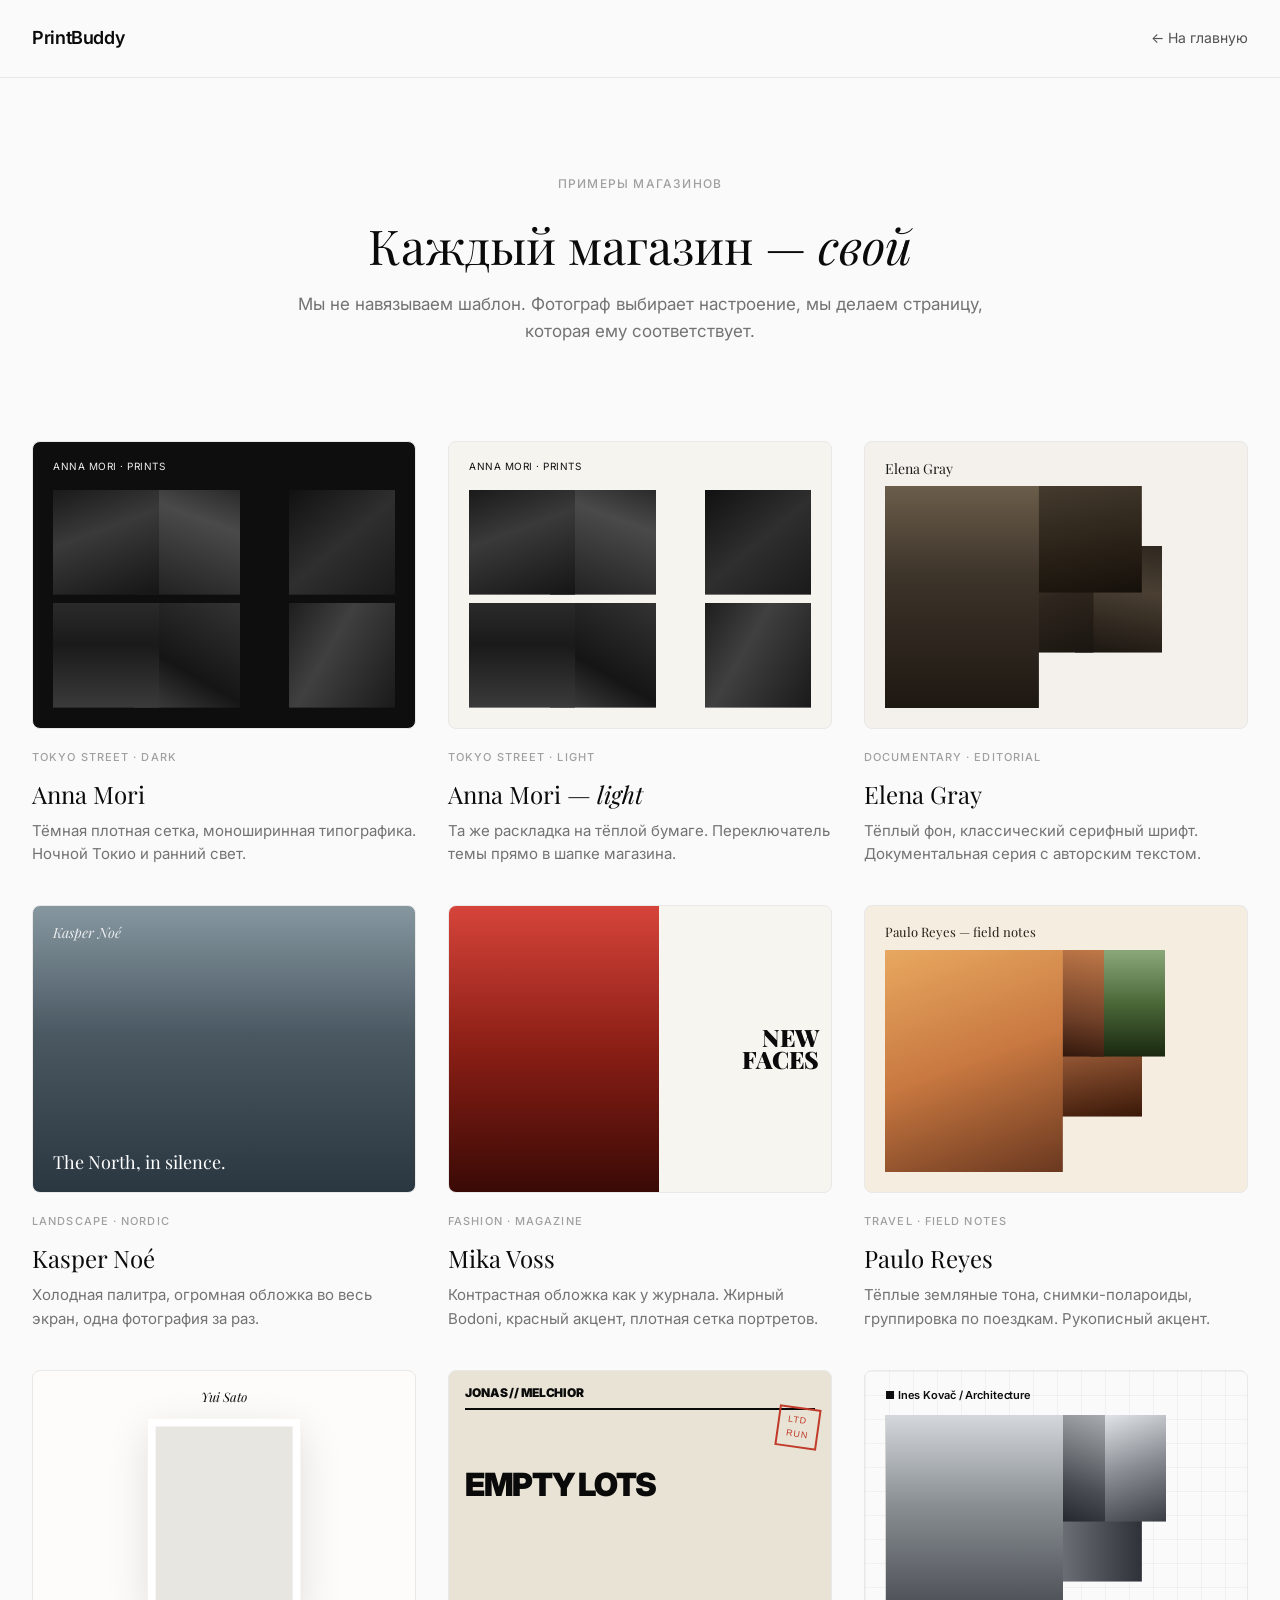
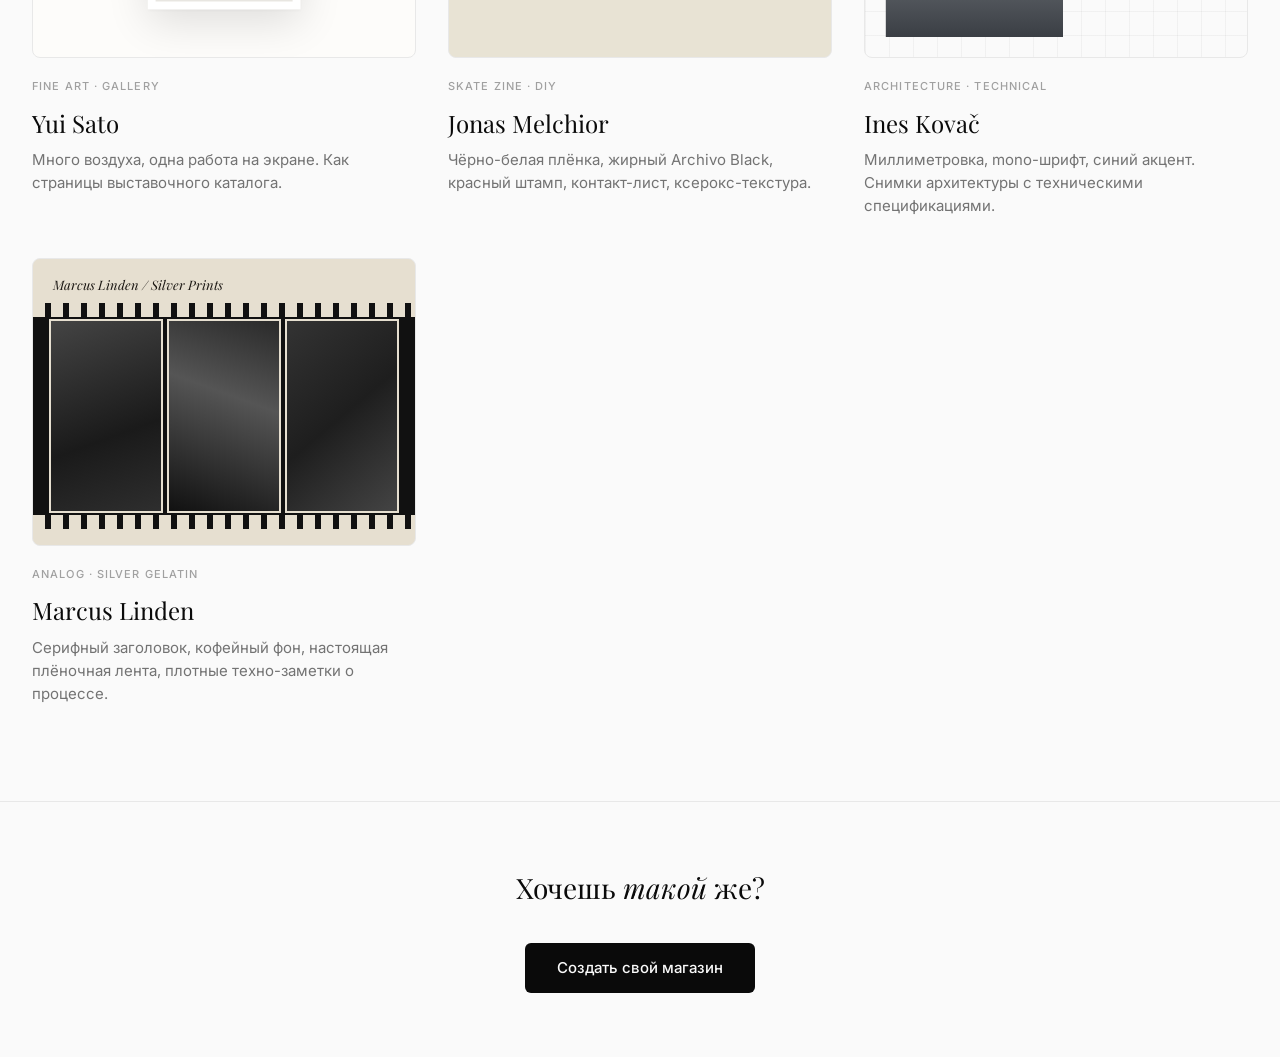
<file: stores/index.html>
<!DOCTYPE html>
<html lang="ru">
<head>
    <meta charset="UTF-8">
    <meta name="viewport" content="width=device-width, initial-scale=1.0">
    <title>Примеры магазинов — PrintBuddy</title>
    <link rel="preconnect" href="https://fonts.googleapis.com">
    <link rel="preconnect" href="https://fonts.gstatic.com" crossorigin>
    <link href="https://fonts.googleapis.com/css2?family=Inter:wght@400;500;600&family=Playfair+Display:ital,wght@0,400;0,600;1,400&display=swap" rel="stylesheet">
    <style>
        *, *::before, *::after { margin: 0; padding: 0; box-sizing: border-box; }

        :root {
            --black: #0a0a0a;
            --white: #fafafa;
            --gray-100: #e8e8e8;
            --gray-200: #d4d4d4;
            --gray-400: #a0a0a0;
            --gray-500: #737373;
            --gray-600: #525252;
            --serif: 'Playfair Display', Georgia, serif;
            --sans: 'Inter', -apple-system, sans-serif;
        }

        html { font-size: 16px; -webkit-font-smoothing: antialiased; }

        body {
            background: var(--white);
            color: var(--black);
            font-family: var(--sans);
            line-height: 1.6;
        }

        nav {
            padding: 1.5rem 2rem;
            border-bottom: 1px solid var(--gray-100);
            display: flex;
            justify-content: space-between;
            align-items: center;
        }

        .logo {
            font-weight: 600;
            font-size: 1.125rem;
            text-decoration: none;
            color: var(--black);
            letter-spacing: -0.02em;
        }

        nav a.back {
            font-size: 0.875rem;
            color: var(--gray-600);
            text-decoration: none;
        }

        nav a.back:hover { color: var(--black); }

        .hero {
            padding: 6rem 2rem 3rem;
            text-align: center;
            max-width: 760px;
            margin: 0 auto;
        }

        .hero .label {
            font-size: 0.75rem;
            font-weight: 500;
            letter-spacing: 0.1em;
            text-transform: uppercase;
            color: var(--gray-400);
            margin-bottom: 1.5rem;
        }

        .hero h1 {
            font-family: var(--serif);
            font-size: clamp(2rem, 4vw, 3rem);
            font-weight: 400;
            line-height: 1.2;
            margin-bottom: 1rem;
        }

        .hero h1 em { font-style: italic; }

        .hero p {
            color: var(--gray-500);
            font-size: 1.0625rem;
        }

        .examples {
            padding: 3rem 2rem 6rem;
            max-width: 1280px;
            margin: 0 auto;
            display: grid;
            grid-template-columns: repeat(3, 1fr);
            gap: 2.5rem 2rem;
        }

        .example {
            text-decoration: none;
            color: inherit;
            display: block;
            transition: transform 0.3s ease;
        }

        .example:hover { transform: translateY(-4px); }

        .example-preview {
            aspect-ratio: 4/3;
            border-radius: 8px;
            overflow: hidden;
            margin-bottom: 1.25rem;
            border: 1px solid var(--gray-100);
            position: relative;
        }

        .example-tag {
            font-size: 0.6875rem;
            font-weight: 500;
            letter-spacing: 0.1em;
            text-transform: uppercase;
            color: var(--gray-400);
            margin-bottom: 0.5rem;
        }

        .example h2 {
            font-family: var(--serif);
            font-size: 1.5rem;
            font-weight: 400;
            margin-bottom: 0.375rem;
        }

        .example h2 em { font-style: italic; }

        .example p {
            color: var(--gray-500);
            font-size: 0.9375rem;
            line-height: 1.55;
        }

        /* ── Thumbnail styles per store ── */

        /* 1. Anna Mori — dark minimal */
        .ex-anna { background: #0e0e0e; }
        .ex-anna::before {
            content: 'ANNA MORI · PRINTS';
            position: absolute;
            top: 1rem; left: 1.25rem;
            font-family: 'Inter', monospace;
            font-size: 0.625rem;
            color: #f0f0f0;
            letter-spacing: 0.05em;
        }
        .ex-anna::after {
            content: '';
            position: absolute;
            top: 3rem; left: 1.25rem; right: 1.25rem; bottom: 1.25rem;
            background:
                linear-gradient(160deg, #1a1a1a, #3a3a3a 40%, #151515) top left/31% 48% no-repeat,
                linear-gradient(200deg, #2a2a2a, #4a4a4a 30%, #1e1e1e) 34.5% top/31% 48% no-repeat,
                linear-gradient(140deg, #111, #2f2f2f 50%, #1a1a1a) top right/31% 48% no-repeat,
                linear-gradient(180deg, #2a2a2a, #1a1a1a 40%, #3a3a3a) bottom left/31% 48% no-repeat,
                linear-gradient(210deg, #333, #151515 60%, #444) 34.5% bottom/31% 48% no-repeat,
                linear-gradient(120deg, #1e1e1e, #404040 40%, #1a1a1a) bottom right/31% 48% no-repeat;
        }

        /* 1b. Anna Mori Light — same, inverted */
        .ex-anna-light { background: #f6f4ef; }
        .ex-anna-light::before {
            content: 'ANNA MORI · PRINTS';
            position: absolute;
            top: 1rem; left: 1.25rem;
            font-family: 'Inter', monospace;
            font-size: 0.625rem;
            color: #111;
            letter-spacing: 0.05em;
        }
        .ex-anna-light::after {
            content: '';
            position: absolute;
            top: 3rem; left: 1.25rem; right: 1.25rem; bottom: 1.25rem;
            background:
                linear-gradient(160deg, #1a1a1a, #3a3a3a 40%, #151515) top left/31% 48% no-repeat,
                linear-gradient(200deg, #2a2a2a, #4a4a4a 30%, #1e1e1e) 34.5% top/31% 48% no-repeat,
                linear-gradient(140deg, #111, #2f2f2f 50%, #1a1a1a) top right/31% 48% no-repeat,
                linear-gradient(180deg, #2a2a2a, #1a1a1a 40%, #3a3a3a) bottom left/31% 48% no-repeat,
                linear-gradient(210deg, #333, #151515 60%, #444) 34.5% bottom/31% 48% no-repeat,
                linear-gradient(120deg, #1e1e1e, #404040 40%, #1a1a1a) bottom right/31% 48% no-repeat;
        }

        /* 2. Elena Gray — warm editorial */
        .ex-elena { background: #f4f1ec; }
        .ex-elena::before {
            content: 'Elena Gray';
            position: absolute;
            top: 1rem; left: 1.25rem;
            font-family: 'Playfair Display', serif;
            font-size: 0.875rem;
            color: #1a1a18;
        }
        .ex-elena::after {
            content: '';
            position: absolute;
            top: 2.75rem; left: 1.25rem; right: 1.25rem; bottom: 1.25rem;
            background:
                linear-gradient(180deg, #6b5d4a, #3d342a 40%, #1e1812) left top/45% 100% no-repeat,
                linear-gradient(170deg, #4a3f32, #2a2218 60%, #15100a) 48% top/52% 48% no-repeat,
                linear-gradient(160deg, #5a4d3c, #2e261e 50%, #1a1510) 48% 52%/25% 48% no-repeat,
                linear-gradient(190deg, #2e2820, #4a3f32 40%, #1a1510) 74.5% 52%/25.5% 48% no-repeat;
        }

        /* 3. Kasper Noé — nordic cold */
        .ex-kasper {
            background: linear-gradient(180deg, #8697a0 0%, #4a5862 45%, #2a3640 100%);
        }
        .ex-kasper::before {
            content: 'Kasper Noé';
            position: absolute;
            top: 1rem; left: 1.25rem;
            font-family: 'Playfair Display', serif;
            font-style: italic;
            font-size: 0.875rem;
            color: #fff;
            opacity: 0.85;
        }
        .ex-kasper::after {
            content: 'The North, in silence.';
            position: absolute;
            bottom: 1.25rem; left: 1.25rem; right: 1.25rem;
            font-family: 'Playfair Display', serif;
            font-size: 1.125rem;
            color: #fff;
            line-height: 1.1;
        }

        /* 4. Mika Voss — fashion editorial */
        .ex-mika {
            background: #f7f5f0;
            display: flex;
        }
        .ex-mika::before {
            content: '';
            position: absolute;
            left: 0; top: 0; bottom: 0;
            width: 55%;
            background: linear-gradient(180deg, #d6443a 0%, #8a1e15 50%, #3a0a06 100%);
        }
        .ex-mika::after {
            content: 'NEW\A FACES';
            white-space: pre;
            position: absolute;
            top: 50%;
            right: 0.75rem;
            transform: translateY(-50%);
            text-align: right;
            width: 43%;
            font-family: 'Playfair Display', serif;
            font-weight: 900;
            font-size: 1.5rem;
            line-height: 0.9;
            color: #0a0a0a;
            letter-spacing: -0.02em;
            text-transform: uppercase;
        }

        /* 5. Paulo Reyes — travel warm */
        .ex-paulo { background: #f5ede0; }
        .ex-paulo::before {
            content: 'Paulo Reyes — field notes';
            position: absolute;
            top: 1rem; left: 1.25rem;
            font-family: 'Playfair Display', serif;
            font-size: 0.8125rem;
            color: #2a1f14;
        }
        .ex-paulo::after {
            content: '';
            position: absolute;
            top: 2.75rem; left: 1.25rem; right: 1.25rem; bottom: 1.25rem;
            background:
                linear-gradient(160deg, #e8a860, #c87840 50%, #6a3820) top left/52% 100% no-repeat,
                linear-gradient(190deg, #c07848, #704028 60%, #2a1208) 54% top/22% 48% no-repeat,
                linear-gradient(180deg, #8aa87a, #4a6838 50%, #1a2810) 77% top/22% 48% no-repeat,
                linear-gradient(170deg, #d89860, #8a5030 50%, #3a1808) 54% 52%/46% 48% no-repeat;
        }

        /* 6. Yui Sato — gallery minimal */
        .ex-yui {
            background: #fdfcfa;
            display: flex;
            align-items: center;
            justify-content: center;
        }
        .ex-yui::before {
            content: 'Yui Sato';
            position: absolute;
            top: 1rem; left: 50%;
            transform: translateX(-50%);
            font-family: 'Playfair Display', serif;
            font-style: italic;
            font-size: 0.8125rem;
            color: #111;
        }
        .ex-yui::after {
            content: '';
            position: absolute;
            top: 50%; left: 50%;
            transform: translate(-50%, -50%);
            width: 40%;
            aspect-ratio: 4/5;
            background: #e8e6e1;
            padding: 0;
            box-shadow:
                0 1px 3px rgba(0,0,0,0.04),
                0 12px 40px rgba(0,0,0,0.12);
            border: 8px solid #fff;
        }

        /* 7. Jonas Melchior — zine / skate */
        .ex-jonas { background: #e8e3d4; }
        .ex-jonas::before {
            content: 'JONAS // MELCHIOR';
            position: absolute;
            top: 0.75rem; left: 1rem;
            font-family: 'Archivo Black', 'Inter', sans-serif;
            font-weight: 900;
            font-size: 0.75rem;
            color: #0a0a0a;
            letter-spacing: -0.01em;
            text-transform: uppercase;
            padding-bottom: 0.375rem;
            border-bottom: 2px solid #0a0a0a;
            right: 1rem;
        }
        .ex-jonas::after {
            content: 'EMPTY LOTS';
            position: absolute;
            top: 40%;
            left: 1rem;
            transform: translateY(-50%);
            font-family: 'Archivo Black', 'Inter', sans-serif;
            font-weight: 900;
            font-size: 2rem;
            line-height: 0.9;
            color: #0a0a0a;
            letter-spacing: -0.04em;
            text-transform: uppercase;
        }
        .ex-jonas > .stamp {
            position: absolute;
            top: 2.25rem;
            right: 0.75rem;
            border: 2px solid #c13a2a;
            color: #c13a2a;
            padding: 0.25rem 0.5rem;
            font-family: 'Archivo Black', sans-serif;
            font-size: 0.5625rem;
            letter-spacing: 0.1em;
            transform: rotate(8deg);
        }

        /* 8. Ines Kovač — architecture */
        .ex-ines {
            background: #fafafa;
            background-image:
                linear-gradient(rgba(13,13,15,0.04) 1px, transparent 1px),
                linear-gradient(90deg, rgba(13,13,15,0.04) 1px, transparent 1px);
            background-size: 24px 24px;
        }
        .ex-ines::before {
            content: '■ Ines Kovač / Architecture';
            position: absolute;
            top: 1rem; left: 1.25rem;
            font-family: 'Inter', sans-serif;
            font-size: 0.6875rem;
            font-weight: 600;
            color: #0d0d0f;
            letter-spacing: -0.01em;
        }
        .ex-ines::after {
            content: '';
            position: absolute;
            top: 2.75rem; left: 1.25rem; right: 1.25rem; bottom: 1.25rem;
            background:
                linear-gradient(180deg, #d4d8dd, #8a8f94 40%, #3a3e44) 0 0/52% 100% no-repeat,
                linear-gradient(200deg, #a8acb0, #4a4e54 60%, #1a1e24) 54% 0/22% 48% no-repeat,
                linear-gradient(160deg, #e8ecf0, #8a8e94 50%, #3a3e44) 77% 0/22% 48% no-repeat,
                linear-gradient(90deg, #c8ccd0, #6a6e74 50%, #2e3238) 54% 52%/46% 48% no-repeat;
            border-left: 1px solid rgba(13,13,15,0.15);
        }

        /* 9. Marcus Linden — analog / film strip */
        .ex-marcus { background: #e6dfd0; }
        .ex-marcus::before {
            content: 'Marcus Linden / Silver Prints';
            position: absolute;
            top: 1rem; left: 1.25rem;
            font-family: 'Playfair Display', serif;
            font-style: italic;
            font-size: 0.8125rem;
            color: #1a1612;
        }
        .ex-marcus::after {
            content: '';
            position: absolute;
            top: 2.75rem;
            left: 0;
            right: 0;
            bottom: 1rem;
            background:
                repeating-linear-gradient(90deg, #e6dfd0 0 12px, #111 12px 18px) top/100% 0.875rem no-repeat,
                repeating-linear-gradient(90deg, #e6dfd0 0 12px, #111 12px 18px) bottom/100% 0.875rem no-repeat,
                linear-gradient(0deg, #111 0%, #111 100%);
            padding: 0.875rem 0;
        }
        .ex-marcus > .filmstrip {
            position: absolute;
            top: 3.75rem;
            left: 1rem;
            right: 1rem;
            bottom: 2rem;
            display: grid;
            grid-template-columns: repeat(3, 1fr);
            gap: 0.25rem;
            z-index: 2;
        }
        .ex-marcus > .filmstrip > span {
            border: 2px solid #e6dfd0;
        }
        .ex-marcus > .filmstrip > span:nth-child(1) { background: linear-gradient(160deg, #444, #1a1a1a 60%, #2e2e2e); }
        .ex-marcus > .filmstrip > span:nth-child(2) { background: linear-gradient(200deg, #2a2a2a, #555 40%, #111); }
        .ex-marcus > .filmstrip > span:nth-child(3) { background: linear-gradient(140deg, #333, #1e1e1e 50%, #444); }

        .footer-cta {
            border-top: 1px solid var(--gray-100);
            padding: 4rem 2rem;
            text-align: center;
        }

        .footer-cta h3 {
            font-family: var(--serif);
            font-size: 1.75rem;
            font-weight: 400;
            margin-bottom: 1rem;
        }

        .footer-cta h3 em { font-style: italic; }

        .btn {
            display: inline-block;
            background: var(--black);
            color: var(--white);
            padding: 0.8125rem 2rem;
            border-radius: 6px;
            font-size: 0.9375rem;
            font-weight: 500;
            text-decoration: none;
            margin-top: 1rem;
            transition: transform 0.2s;
        }

        .btn:hover { transform: translateY(-1px); }

        @media (max-width: 900px) {
            .examples { grid-template-columns: repeat(2, 1fr); padding: 2rem 1.5rem 4rem; gap: 2rem 1.5rem; }
            .hero { padding: 4rem 1.25rem 2rem; }
        }

        @media (max-width: 560px) {
            .examples { grid-template-columns: 1fr; }
        }
    </style>
</head>
<body>

    <nav>
        <a href="/" class="logo">PrintBuddy</a>
        <a href="/" class="back">← На главную</a>
    </nav>

    <section class="hero">
        <div class="label">Примеры магазинов</div>
        <h1>Каждый магазин — <em>свой</em></h1>
        <p>Мы не навязываем шаблон. Фотограф выбирает настроение, мы делаем страницу, которая ему соответствует.</p>
    </section>

    <section class="examples">

        <a href="anna-mori.html" class="example">
            <div class="example-preview ex-anna"></div>
            <div class="example-tag">Tokyo street · dark</div>
            <h2>Anna Mori</h2>
            <p>Тёмная плотная сетка, моноширинная типографика. Ночной Токио и ранний свет.</p>
        </a>

        <a href="anna-mori-light.html" class="example">
            <div class="example-preview ex-anna-light"></div>
            <div class="example-tag">Tokyo street · light</div>
            <h2>Anna Mori <em>— light</em></h2>
            <p>Та же раскладка на тёплой бумаге. Переключатель темы прямо в шапке магазина.</p>
        </a>

        <a href="elena-gray.html" class="example">
            <div class="example-preview ex-elena"></div>
            <div class="example-tag">Documentary · editorial</div>
            <h2>Elena Gray</h2>
            <p>Тёплый фон, классический серифный шрифт. Документальная серия с авторским текстом.</p>
        </a>

        <a href="kasper-noe.html" class="example">
            <div class="example-preview ex-kasper"></div>
            <div class="example-tag">Landscape · nordic</div>
            <h2>Kasper Noé</h2>
            <p>Холодная палитра, огромная обложка во весь экран, одна фотография за раз.</p>
        </a>

        <a href="mika-voss.html" class="example">
            <div class="example-preview ex-mika"></div>
            <div class="example-tag">Fashion · magazine</div>
            <h2>Mika Voss</h2>
            <p>Контрастная обложка как у журнала. Жирный Bodoni, красный акцент, плотная сетка портретов.</p>
        </a>

        <a href="paulo-reyes.html" class="example">
            <div class="example-preview ex-paulo"></div>
            <div class="example-tag">Travel · field notes</div>
            <h2>Paulo Reyes</h2>
            <p>Тёплые земляные тона, снимки-полароиды, группировка по поездкам. Рукописный акцент.</p>
        </a>

        <a href="yui-sato.html" class="example">
            <div class="example-preview ex-yui"></div>
            <div class="example-tag">Fine art · gallery</div>
            <h2>Yui Sato</h2>
            <p>Много воздуха, одна работа на экране. Как страницы выставочного каталога.</p>
        </a>

        <a href="jonas-melchior.html" class="example">
            <div class="example-preview ex-jonas"><span class="stamp">LTD<br>RUN</span></div>
            <div class="example-tag">Skate zine · DIY</div>
            <h2>Jonas Melchior</h2>
            <p>Чёрно-белая плёнка, жирный Archivo Black, красный штамп, контакт-лист, ксерокс-текстура.</p>
        </a>

        <a href="ines-kovac.html" class="example">
            <div class="example-preview ex-ines"></div>
            <div class="example-tag">Architecture · technical</div>
            <h2>Ines Kovač</h2>
            <p>Миллиметровка, mono-шрифт, синий акцент. Снимки архитектуры с техническими спецификациями.</p>
        </a>

        <a href="marcus-linden.html" class="example">
            <div class="example-preview ex-marcus">
                <div class="filmstrip"><span></span><span></span><span></span></div>
            </div>
            <div class="example-tag">Analog · silver gelatin</div>
            <h2>Marcus Linden</h2>
            <p>Серифный заголовок, кофейный фон, настоящая плёночная лента, плотные техно-заметки о процессе.</p>
        </a>

    </section>

    <section class="footer-cta">
        <h3>Хочешь <em>такой</em> же?</h3>
        <a href="/" class="btn">Создать свой магазин</a>
    </section>

</body>
</html>
</file>
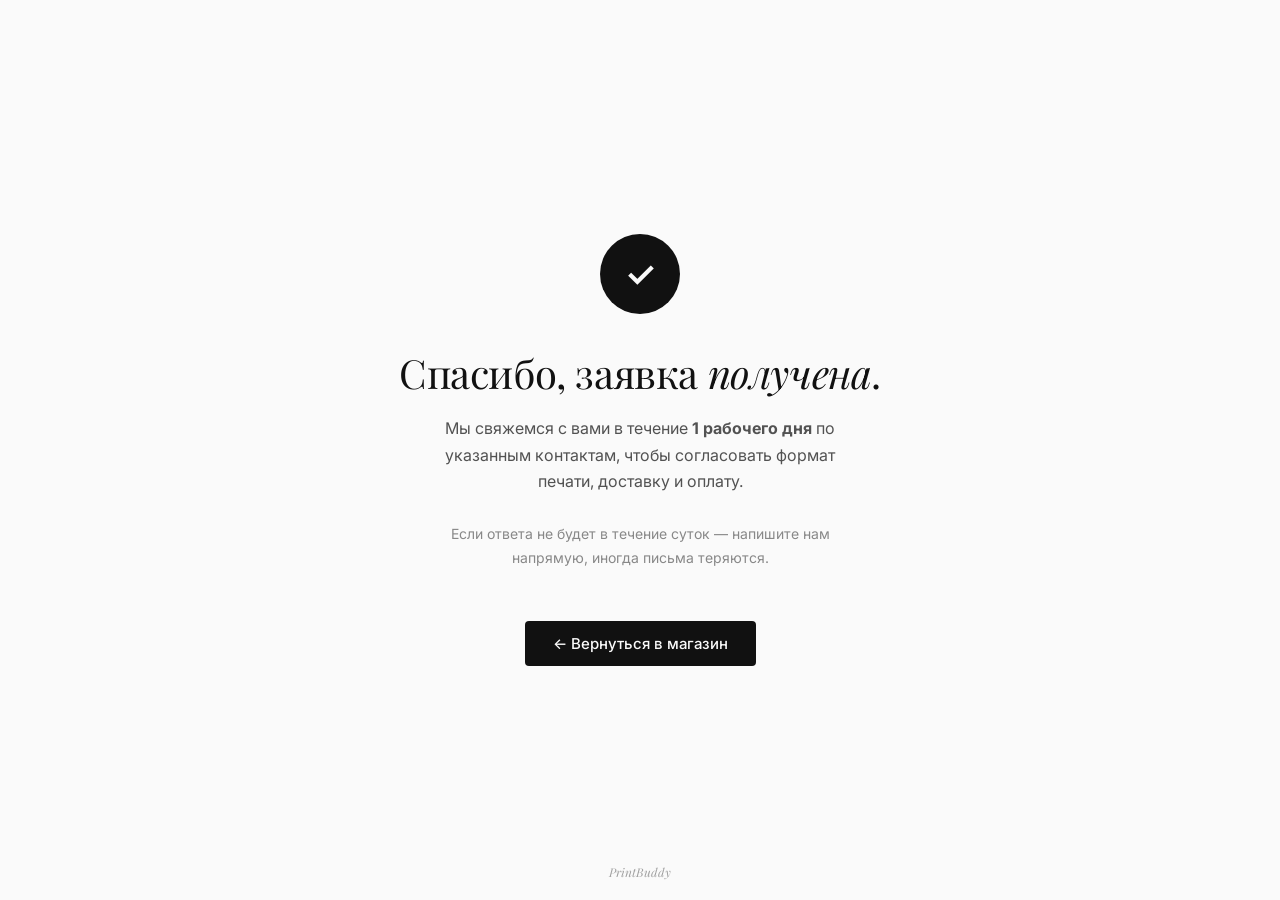
<file: thanks/index.html>
<!DOCTYPE html>
<html lang="ru">
<head>
    <meta charset="UTF-8">
    <meta name="viewport" content="width=device-width, initial-scale=1.0">
    <title>Спасибо — заявка получена</title>
    <meta name="robots" content="noindex">
    <link href="https://fonts.googleapis.com/css2?family=Inter:wght@300;400;500;600&family=Playfair+Display:ital,wght@0,400;1,400&display=swap" rel="stylesheet">
    <style>
        *, *::before, *::after { margin: 0; padding: 0; box-sizing: border-box; }
        html { font-size: 16px; -webkit-font-smoothing: antialiased; }
        body {
            min-height: 100vh;
            display: flex;
            flex-direction: column;
            align-items: center;
            justify-content: center;
            padding: 2rem;
            font-family: 'Inter', -apple-system, sans-serif;
            color: #111;
            background: #fafafa;
            text-align: center;
        }

        .icon {
            width: 80px;
            height: 80px;
            border-radius: 50%;
            background: #111;
            color: #fafafa;
            display: flex;
            align-items: center;
            justify-content: center;
            font-size: 2.25rem;
            font-weight: 600;
            margin-bottom: 2rem;
            line-height: 1;
        }

        h1 {
            font-family: 'Playfair Display', Georgia, serif;
            font-size: clamp(1.75rem, 3.5vw, 2.5rem);
            font-weight: 400;
            margin-bottom: 1rem;
            letter-spacing: -0.01em;
        }

        h1 em { font-style: italic; }

        p {
            color: #525252;
            font-size: 1rem;
            line-height: 1.65;
            max-width: 44ch;
            margin: 0 auto 0.75rem;
        }

        p.quiet {
            color: #888;
            font-size: 0.875rem;
            margin-top: 1rem;
        }

        a.back {
            display: inline-block;
            margin-top: 2.5rem;
            background: #111;
            color: #fafafa;
            padding: 0.8125rem 1.75rem;
            border-radius: 4px;
            font-size: 0.9375rem;
            font-weight: 500;
            text-decoration: none;
            transition: opacity 0.2s;
        }

        a.back:hover { opacity: 0.85; }

        .footer-link {
            position: fixed;
            bottom: 1.25rem;
            font-size: 0.75rem;
            color: #a0a0a0;
            text-decoration: none;
            font-family: 'Playfair Display', serif;
            font-style: italic;
        }
    </style>
</head>
<body>

    <div class="icon">✓</div>
    <h1>Спасибо, заявка <em>получена</em>.</h1>
    <p>Мы свяжемся с вами в течение <strong>1 рабочего дня</strong> по указанным контактам, чтобы согласовать формат печати, доставку и оплату.</p>
    <p class="quiet">Если ответа не будет в течение суток&nbsp;— напишите нам напрямую, иногда письма теряются.</p>

    <a href="javascript:history.back()" class="back">← Вернуться в магазин</a>

    <a href="/" class="footer-link">PrintBuddy</a>

</body>
</html>
</file>
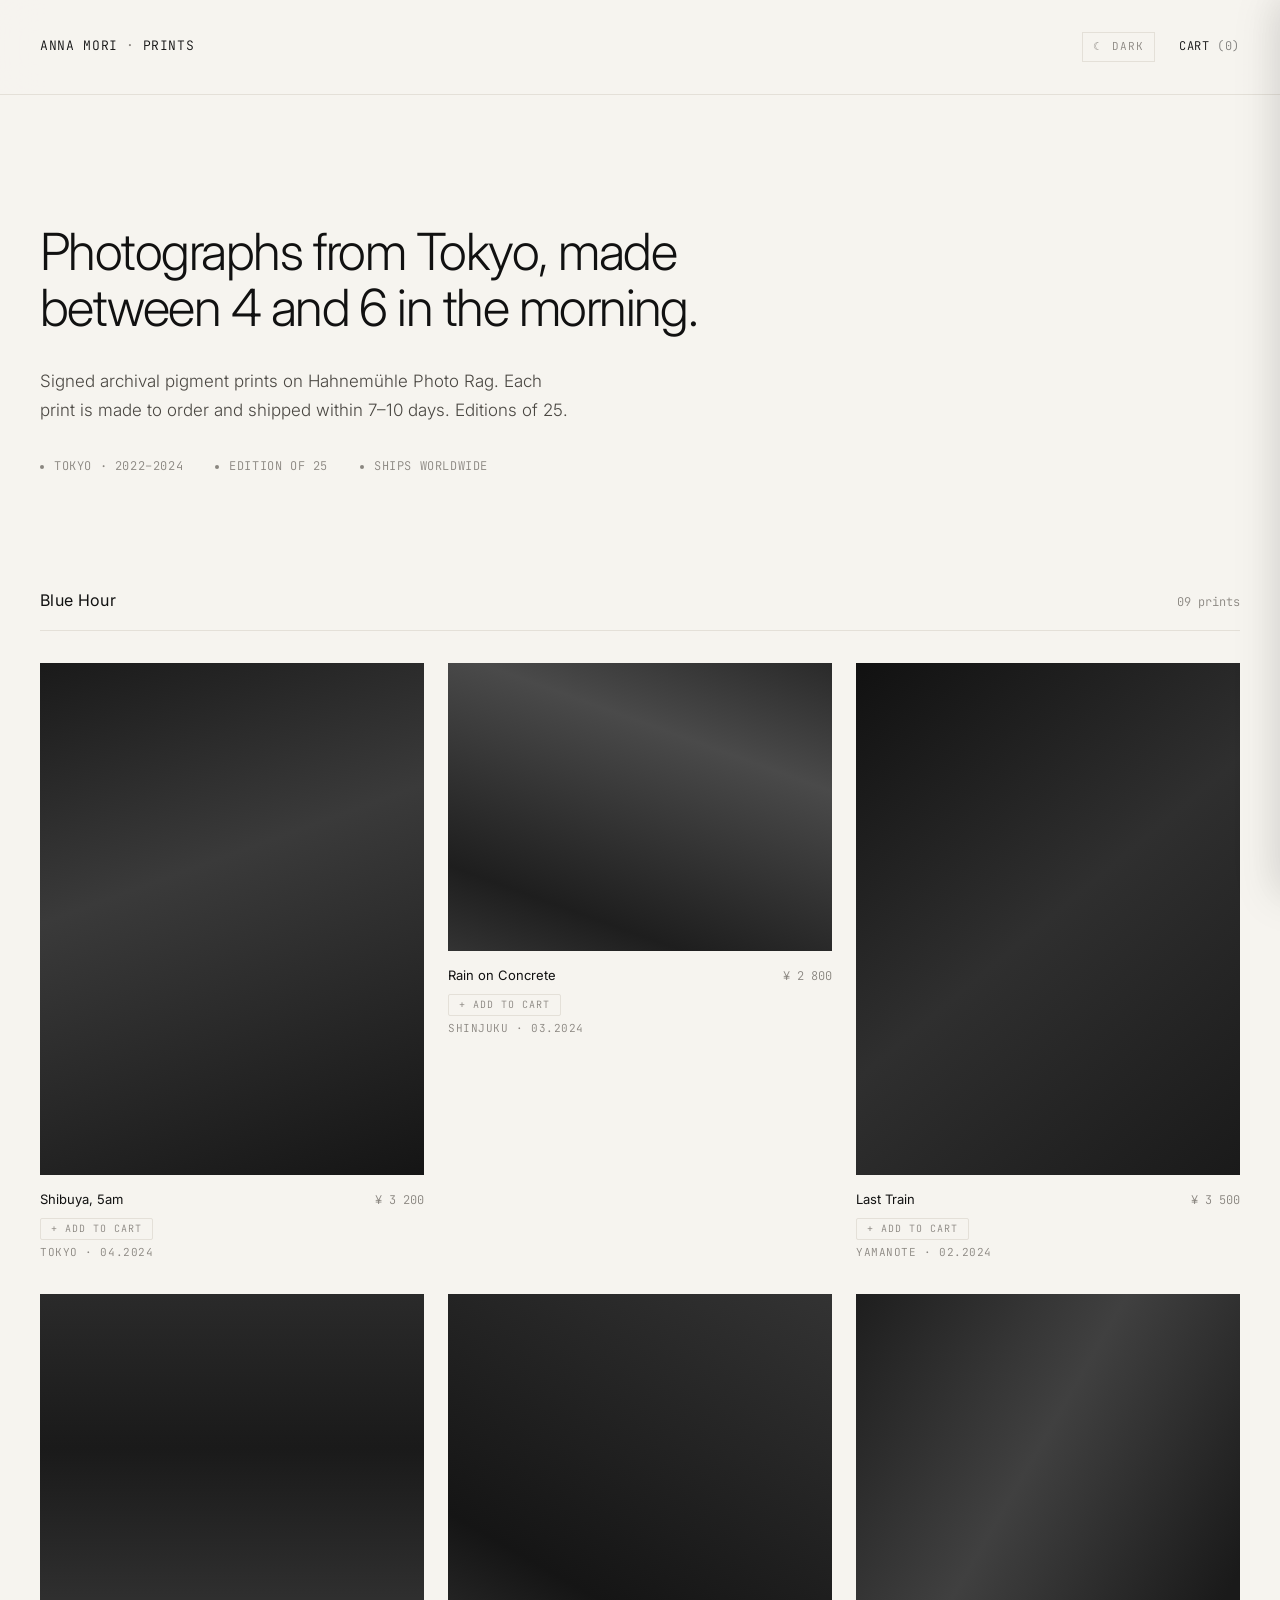
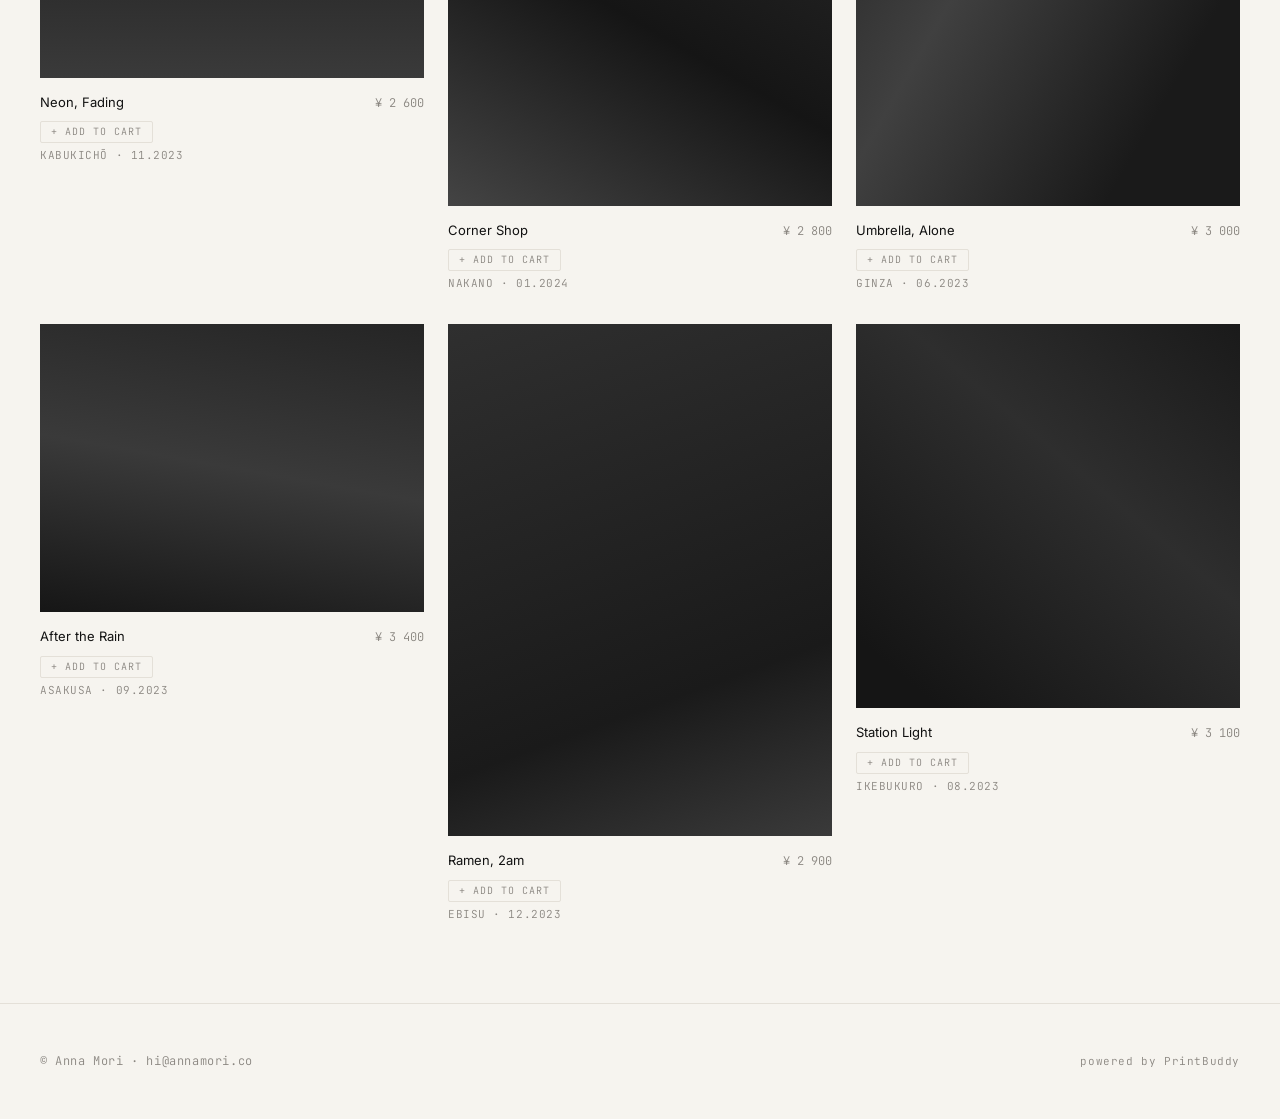
<file: stores/anna-mori-light.html>
<!DOCTYPE html>
<html lang="en">
<head>
    <meta charset="UTF-8">
    <meta name="viewport" content="width=device-width, initial-scale=1.0">
    <title>Anna Mori — Prints</title>
    <!-- LIGHT VARIANT of the minimal Tokyo street aesthetic -->

    <link rel="preconnect" href="https://fonts.googleapis.com">
    <link rel="preconnect" href="https://fonts.gstatic.com" crossorigin>
    <link href="https://fonts.googleapis.com/css2?family=JetBrains+Mono:wght@400;500&family=Inter:wght@300;400;500&display=swap" rel="stylesheet">
    <link rel="stylesheet" href="/js/cart.css">
    <style>
        *, *::before, *::after { margin: 0; padding: 0; box-sizing: border-box; }

        :root {
            --bg: #f6f4ef;
            --fg: #111;
            --muted: #8a8680;
            --border: #e4e0d8;
            --accent: #111;
        }

        html { font-size: 16px; -webkit-font-smoothing: antialiased; }

        body {
            background: var(--bg);
            color: var(--fg);
            font-family: 'Inter', -apple-system, sans-serif;
            font-weight: 300;
            line-height: 1.6;
        }

        .mono { font-family: 'JetBrains Mono', monospace; }

        /* ── HEADER ── */
        header {
            padding: 2rem 2.5rem;
            display: flex;
            justify-content: space-between;
            align-items: center;
            border-bottom: 1px solid var(--border);
            position: sticky;
            top: 0;
            background: rgba(246, 244, 239, 0.92);
            backdrop-filter: blur(20px);
            -webkit-backdrop-filter: blur(20px);
            z-index: 10;
        }

        .brand {
            font-family: 'JetBrains Mono', monospace;
            font-size: 0.8125rem;
            letter-spacing: 0.05em;
        }

        .brand .dot {
            color: var(--muted);
            margin: 0 0.5rem;
        }

        .cart {
            font-family: 'JetBrains Mono', monospace;
            font-size: 0.75rem;
            color: var(--muted);
            letter-spacing: 0.05em;
        }

        /* ── INTRO ── */
        .intro {
            padding: 8rem 2.5rem 5rem;
            max-width: 780px;
        }

        .intro h1 {
            font-weight: 300;
            font-size: clamp(2rem, 4vw, 3.25rem);
            line-height: 1.1;
            letter-spacing: -0.03em;
            margin-bottom: 2rem;
        }

        .intro p {
            font-size: 1.0625rem;
            color: #4a4742;
            line-height: 1.7;
            max-width: 540px;
            margin-bottom: 2rem;
        }

        .meta {
            display: flex;
            gap: 2rem;
            font-family: 'JetBrains Mono', monospace;
            font-size: 0.75rem;
            color: var(--muted);
            letter-spacing: 0.05em;
            text-transform: uppercase;
        }

        .meta span::before {
            content: '';
            display: inline-block;
            width: 4px;
            height: 4px;
            background: var(--muted);
            margin-right: 0.625rem;
            vertical-align: middle;
            border-radius: 50%;
        }

        /* ── SERIES ── */
        .series {
            padding: 2rem 2.5rem 5rem;
        }

        .series-header {
            display: flex;
            justify-content: space-between;
            align-items: baseline;
            margin-bottom: 2rem;
            padding-bottom: 1rem;
            border-bottom: 1px solid var(--border);
        }

        .series-title {
            font-size: 1rem;
            font-weight: 400;
            letter-spacing: 0.02em;
        }

        .series-count {
            font-family: 'JetBrains Mono', monospace;
            font-size: 0.75rem;
            color: var(--muted);
        }

        .grid {
            display: grid;
            grid-template-columns: repeat(3, 1fr);
            gap: 2rem 1.5rem;
        }

        .print {
            cursor: pointer;
            transition: opacity 0.3s;
        }

        .print:hover {
            opacity: 0.85;
        }

        .print-image {
            aspect-ratio: 3/4;
            background: #ece8df;
            margin-bottom: 0.875rem;
            position: relative;
            overflow: hidden;
        }

        .print.wide .print-image { aspect-ratio: 4/3; }
        .print.square .print-image { aspect-ratio: 1/1; }

        .print-image .inner {
            width: 100%;
            height: 100%;
        }

        /* Fake photo gradients — urban / street */
        .p1 .inner { background: linear-gradient(160deg, #1a1a1a 0%, #3a3a3a 40%, #151515 100%); }
        .p2 .inner { background: linear-gradient(200deg, #2a2a2a 0%, #4a4a4a 30%, #1e1e1e 80%, #333 100%); }
        .p3 .inner { background: linear-gradient(140deg, #111 0%, #2f2f2f 50%, #1a1a1a 100%); }
        .p4 .inner { background: linear-gradient(180deg, #2a2a2a 0%, #1a1a1a 40%, #3a3a3a 100%); }
        .p5 .inner { background: linear-gradient(210deg, #333 0%, #151515 60%, #444 100%); }
        .p6 .inner { background: linear-gradient(120deg, #1e1e1e 0%, #404040 40%, #1a1a1a 80%); }
        .p7 .inner { background: linear-gradient(190deg, #252525 0%, #3a3a3a 50%, #161616 100%); }
        .p8 .inner { background: linear-gradient(160deg, #2f2f2f 0%, #1a1a1a 70%, #3a3a3a 100%); }
        .p9 .inner { background: linear-gradient(220deg, #1a1a1a 0%, #2e2e2e 40%, #151515 90%); }

        .print-meta {
            display: flex;
            justify-content: space-between;
            align-items: baseline;
        }

        .print-title {
            font-size: 0.8125rem;
            color: var(--fg);
            font-weight: 400;
        }

        .print-price {
            font-family: 'JetBrains Mono', monospace;
            font-size: 0.75rem;
            color: var(--muted);
        }

        .print-location {
            font-family: 'JetBrains Mono', monospace;
            font-size: 0.6875rem;
            color: var(--muted);
            text-transform: uppercase;
            letter-spacing: 0.05em;
            margin-top: 0.25rem;
        }

        /* ── FOOTER ── */
        footer {
            border-top: 1px solid var(--border);
            padding: 3rem 2.5rem;
            display: flex;
            justify-content: space-between;
            align-items: center;
            font-family: 'JetBrains Mono', monospace;
            font-size: 0.75rem;
            color: var(--muted);
            letter-spacing: 0.05em;
        }

        footer a {
            color: var(--muted);
            text-decoration: none;
            transition: color 0.2s;
        }

        footer a:hover { color: var(--fg); }

        .powered {
            font-size: 0.6875rem;
        }

        /* Theme switch */
        .header-right {
            display: flex;
            align-items: center;
            gap: 1.5rem;
        }

        .theme-switch {
            font-family: 'JetBrains Mono', monospace;
            font-size: 0.6875rem;
            letter-spacing: 0.1em;
            color: var(--muted);
            text-decoration: none;
            border: 1px solid var(--border);
            padding: 0.3125rem 0.625rem;
            transition: all 0.2s;
        }

        .theme-switch:hover {
            color: var(--fg);
            border-color: var(--muted);
        }

        /* Cart "Add" button — themed for Anna Mori (light) */
        .pb-cart-add-btn {
            font-family: 'JetBrains Mono', monospace;
            font-size: 0.625rem;
            letter-spacing: 0.1em;
            color: var(--muted);
            border-color: var(--border);
            padding: 0.3125rem 0.625rem;
            margin-top: 0.5rem;
        }

        .pb-cart-add-btn:hover {
            color: var(--fg);
            background: transparent;
            border-color: var(--fg);
        }

        .pb-cart-add-btn.pb-added {
            background: var(--fg);
            color: var(--bg);
            border-color: var(--fg);
        }

        @media (max-width: 900px) {
            .grid { grid-template-columns: repeat(2, 1fr); gap: 1.5rem 1rem; }
            .intro { padding: 5rem 1.5rem 3rem; }
            .series { padding: 1rem 1.5rem 3rem; }
            header, footer { padding: 1.5rem; }
        }

        @media (max-width: 560px) {
            .grid { grid-template-columns: 1fr; }
            .meta { flex-direction: column; gap: 0.5rem; }
            footer { flex-direction: column; gap: 1rem; text-align: center; }
        }
    </style>
</head>
<body data-store="anna-mori">

    <header>
        <div class="brand"><span data-field="name_short">ANNA MORI</span><span class="dot">·</span>PRINTS</div>
        <div class="header-right">
            <a class="theme-switch" href="anna-mori.html">☾ DARK</a>
            <a class="cart" href="#" data-cart-toggle style="text-decoration:none;color:inherit">CART <span style="opacity:0.5">(<span data-cart-count>0</span>)</span></a>
        </div>
    </header>

    <section class="intro">
        <h1 data-field="hero_title_plain">Photographs from Tokyo, made between 4 and 6 in the morning.</h1>
        <p>Signed archival pigment prints on Hahnemühle Photo Rag. Each print is made to order and shipped within 7–10 days. Editions of 25.</p>
        <div class="meta">
            <span data-field="location">Tokyo · 2022–2024</span>
            <span>Edition of 25</span>
            <span>Ships worldwide</span>
        </div>
    </section>

    <section class="series">
        <div class="series-header">
            <div class="series-title" data-field="series_title">Blue Hour</div>
            <div class="series-count">09 prints</div>
        </div>

        <div class="grid">
            <div class="print p1" data-photo-card>
                <div class="print-image"><div class="inner" data-photo-slot="0"></div></div>
                <div class="print-meta">
                    <span class="print-title" data-photo-title="0">Shibuya, 5am</span>
                    <span class="print-price" data-photo-price="0">¥ 3 200</span>
                </div>
                <button class="pb-cart-add-btn" data-cart-add><span class="pb-cart-add-label">+ Add to cart</span></button>
                <div class="print-location" data-photo-location="0">Tokyo · 04.2024</div>
            </div>

            <div class="print p2 wide" data-photo-card>
                <div class="print-image"><div class="inner" data-photo-slot="1"></div></div>
                <div class="print-meta">
                    <span class="print-title" data-photo-title="1">Rain on Concrete</span>
                    <span class="print-price" data-photo-price="1">¥ 2 800</span>
                </div>
                <button class="pb-cart-add-btn" data-cart-add><span class="pb-cart-add-label">+ Add to cart</span></button>
                <div class="print-location" data-photo-location="1">Shinjuku · 03.2024</div>
            </div>

            <div class="print p3" data-photo-card>
                <div class="print-image"><div class="inner" data-photo-slot="2"></div></div>
                <div class="print-meta">
                    <span class="print-title" data-photo-title="2">Last Train</span>
                    <span class="print-price" data-photo-price="2">¥ 3 500</span>
                </div>
                <button class="pb-cart-add-btn" data-cart-add><span class="pb-cart-add-label">+ Add to cart</span></button>
                <div class="print-location" data-photo-location="2">Yamanote · 02.2024</div>
            </div>

            <div class="print p4 square" data-photo-card>
                <div class="print-image"><div class="inner" data-photo-slot="3"></div></div>
                <div class="print-meta">
                    <span class="print-title" data-photo-title="3">Neon, Fading</span>
                    <span class="print-price" data-photo-price="3">¥ 2 600</span>
                </div>
                <button class="pb-cart-add-btn" data-cart-add><span class="pb-cart-add-label">+ Add to cart</span></button>
                <div class="print-location" data-photo-location="3">Kabukichō · 11.2023</div>
            </div>

            <div class="print p5" data-photo-card>
                <div class="print-image"><div class="inner" data-photo-slot="4"></div></div>
                <div class="print-meta">
                    <span class="print-title" data-photo-title="4">Corner Shop</span>
                    <span class="print-price" data-photo-price="4">¥ 2 800</span>
                </div>
                <button class="pb-cart-add-btn" data-cart-add><span class="pb-cart-add-label">+ Add to cart</span></button>
                <div class="print-location" data-photo-location="4">Nakano · 01.2024</div>
            </div>

            <div class="print p6" data-photo-card>
                <div class="print-image"><div class="inner" data-photo-slot="5"></div></div>
                <div class="print-meta">
                    <span class="print-title" data-photo-title="5">Umbrella, Alone</span>
                    <span class="print-price" data-photo-price="5">¥ 3 000</span>
                </div>
                <button class="pb-cart-add-btn" data-cart-add><span class="pb-cart-add-label">+ Add to cart</span></button>
                <div class="print-location" data-photo-location="5">Ginza · 06.2023</div>
            </div>

            <div class="print p7 wide" data-photo-card>
                <div class="print-image"><div class="inner" data-photo-slot="6"></div></div>
                <div class="print-meta">
                    <span class="print-title" data-photo-title="6">After the Rain</span>
                    <span class="print-price" data-photo-price="6">¥ 3 400</span>
                </div>
                <button class="pb-cart-add-btn" data-cart-add><span class="pb-cart-add-label">+ Add to cart</span></button>
                <div class="print-location" data-photo-location="6">Asakusa · 09.2023</div>
            </div>

            <div class="print p8" data-photo-card>
                <div class="print-image"><div class="inner" data-photo-slot="7"></div></div>
                <div class="print-meta">
                    <span class="print-title" data-photo-title="7">Ramen, 2am</span>
                    <span class="print-price" data-photo-price="7">¥ 2 900</span>
                </div>
                <button class="pb-cart-add-btn" data-cart-add><span class="pb-cart-add-label">+ Add to cart</span></button>
                <div class="print-location" data-photo-location="7">Ebisu · 12.2023</div>
            </div>

            <div class="print p9 square" data-photo-card>
                <div class="print-image"><div class="inner" data-photo-slot="8"></div></div>
                <div class="print-meta">
                    <span class="print-title" data-photo-title="8">Station Light</span>
                    <span class="print-price" data-photo-price="8">¥ 3 100</span>
                </div>
                <button class="pb-cart-add-btn" data-cart-add><span class="pb-cart-add-label">+ Add to cart</span></button>
                <div class="print-location" data-photo-location="8">Ikebukuro · 08.2023</div>
            </div>
        </div>
    </section>

    <footer>
        <div>© <span data-field="name">Anna Mori</span> · <a data-field="email" href="mailto:hi@annamori.co">hi@annamori.co</a></div>
        <div class="powered">powered by <a href="/">PrintBuddy</a></div>
    </footer>

    <script src="/js/portfolio-loader.js"></script>
    <script src="/js/cart.js"></script>
</body>
</html>
</file>
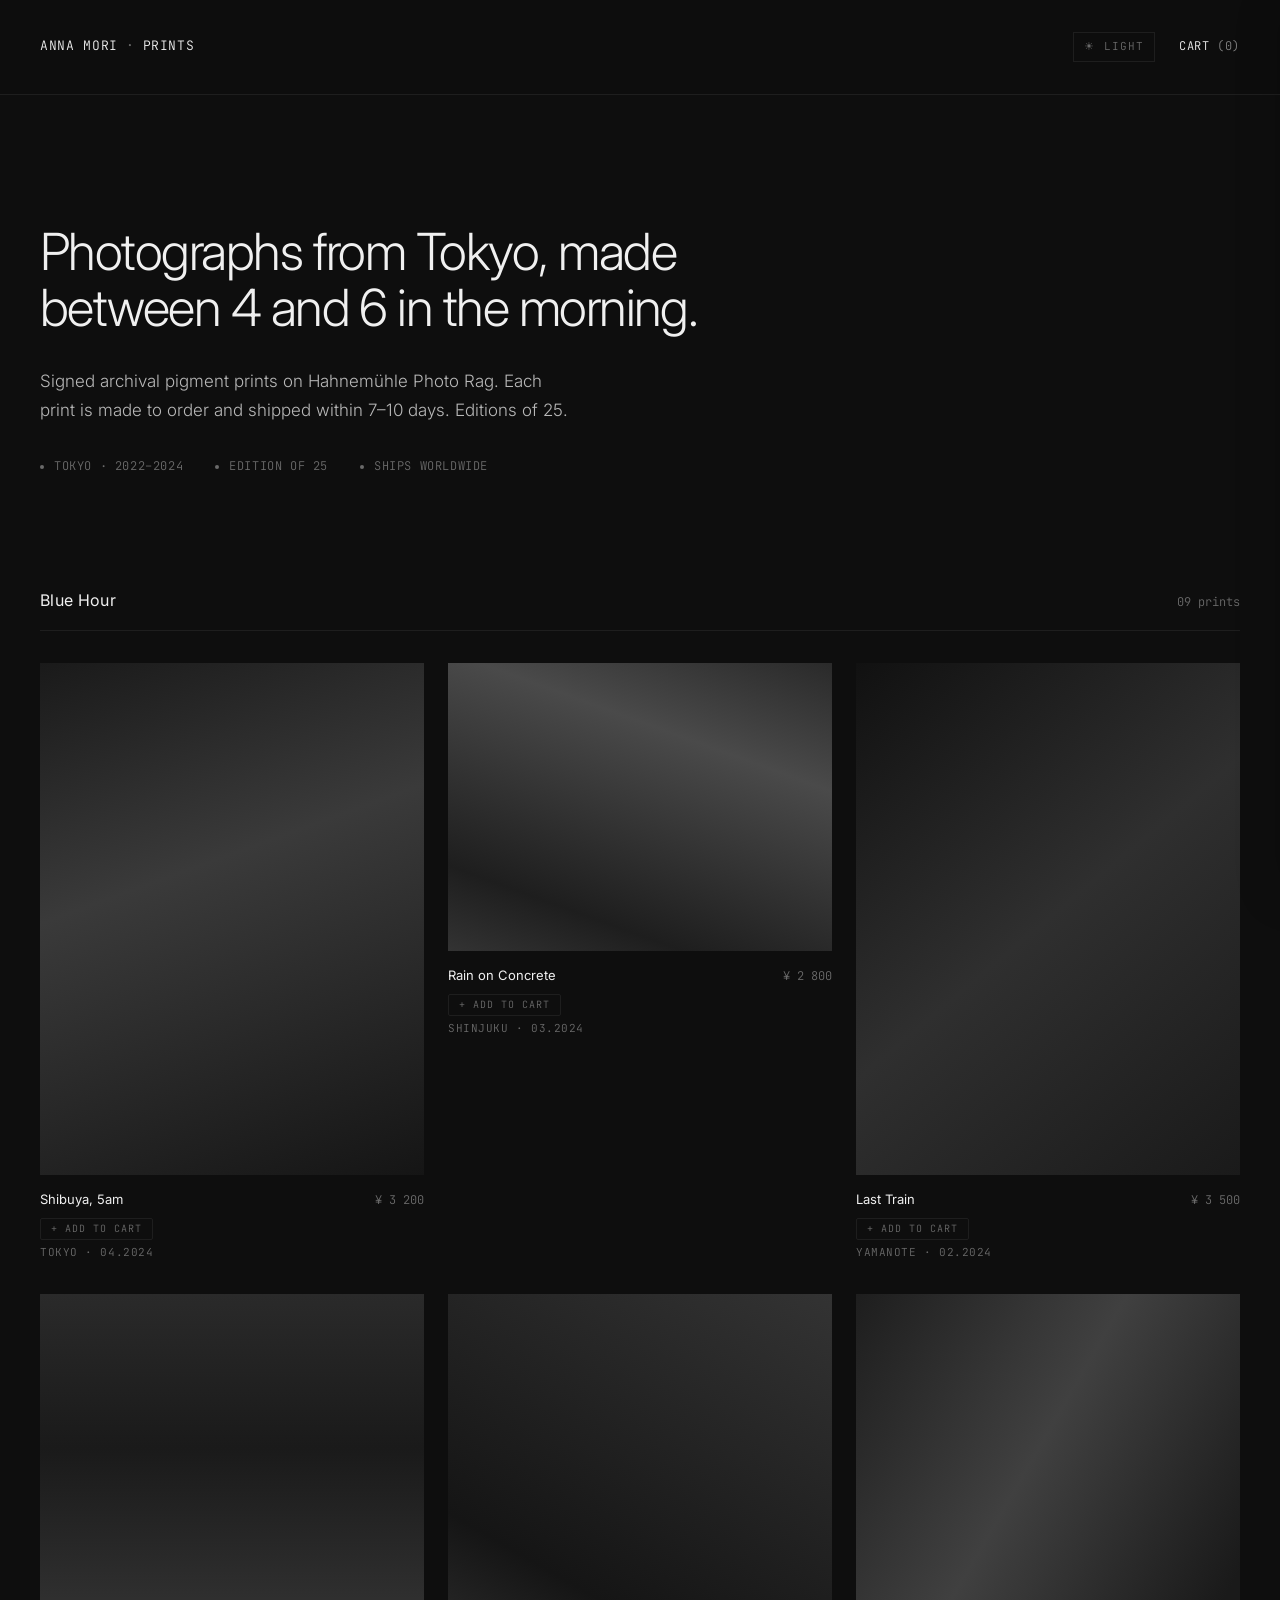
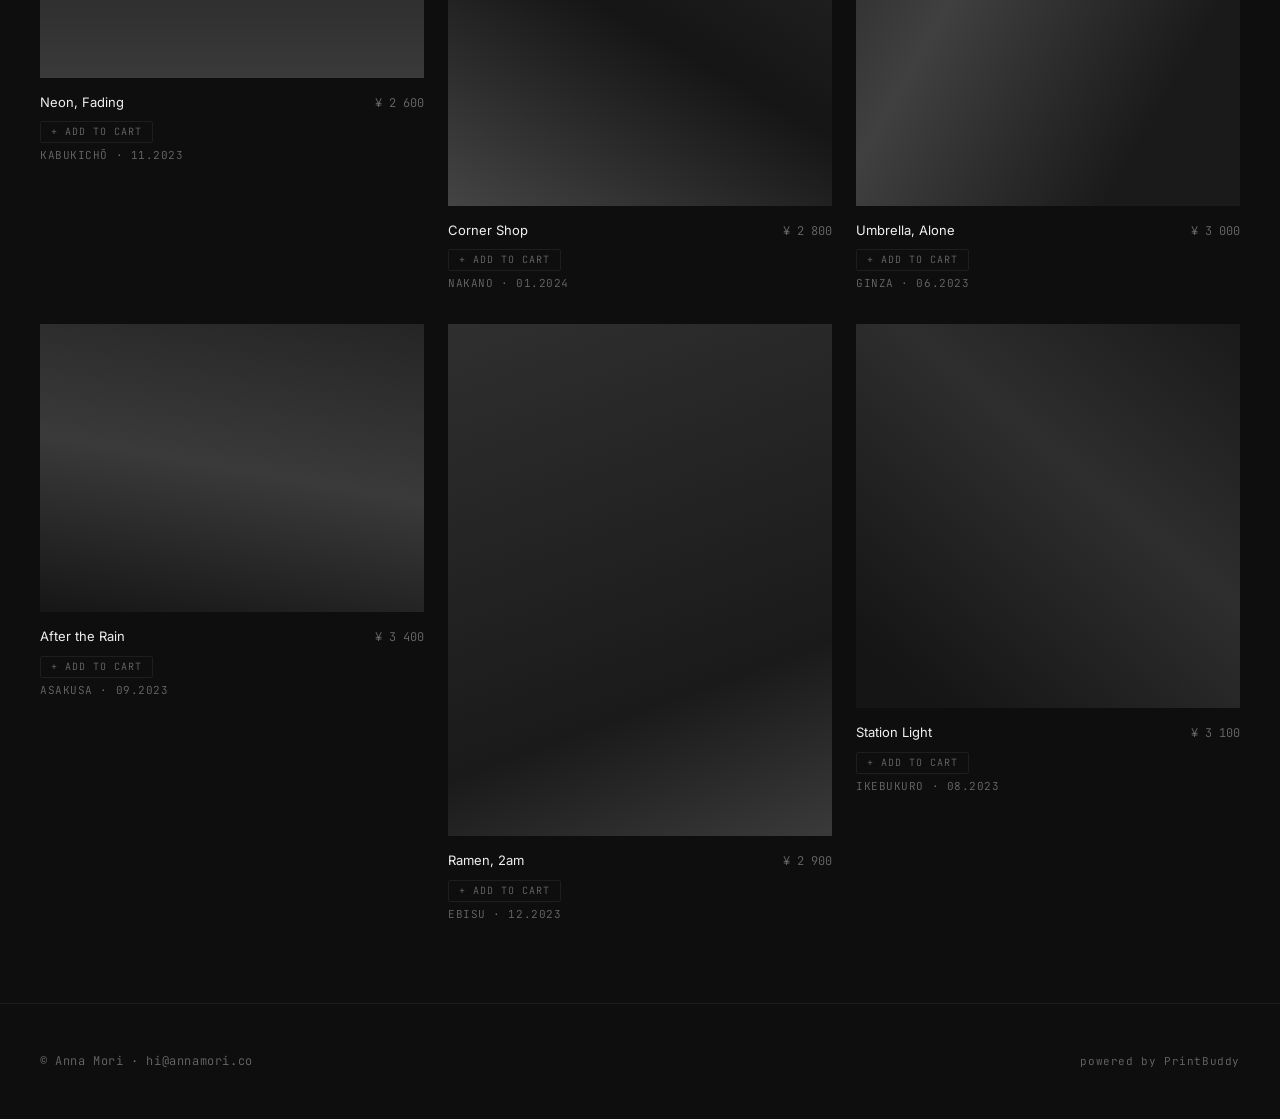
<file: stores/anna-mori.html>
<!DOCTYPE html>
<html lang="en">
<head>
    <meta charset="UTF-8">
    <meta name="viewport" content="width=device-width, initial-scale=1.0">
    <title>Anna Mori — Prints</title>
    <link rel="preconnect" href="https://fonts.googleapis.com">
    <link rel="preconnect" href="https://fonts.gstatic.com" crossorigin>
    <link href="https://fonts.googleapis.com/css2?family=JetBrains+Mono:wght@400;500&family=Inter:wght@300;400;500&display=swap" rel="stylesheet">
    <link rel="stylesheet" href="/js/cart.css">
    <style>
        *, *::before, *::after { margin: 0; padding: 0; box-sizing: border-box; }

        :root {
            --bg: #0e0e0e;
            --fg: #f0f0f0;
            --muted: #6a6a6a;
            --border: #1e1e1e;
            --accent: #f0f0f0;
        }

        html { font-size: 16px; -webkit-font-smoothing: antialiased; }

        body {
            background: var(--bg);
            color: var(--fg);
            font-family: 'Inter', -apple-system, sans-serif;
            font-weight: 300;
            line-height: 1.6;
        }

        .mono { font-family: 'JetBrains Mono', monospace; }

        /* ── HEADER ── */
        header {
            padding: 2rem 2.5rem;
            display: flex;
            justify-content: space-between;
            align-items: center;
            border-bottom: 1px solid var(--border);
            position: sticky;
            top: 0;
            background: rgba(14, 14, 14, 0.9);
            backdrop-filter: blur(20px);
            z-index: 10;
        }

        .brand {
            font-family: 'JetBrains Mono', monospace;
            font-size: 0.8125rem;
            letter-spacing: 0.05em;
        }

        .brand .dot {
            color: var(--muted);
            margin: 0 0.5rem;
        }

        .cart {
            font-family: 'JetBrains Mono', monospace;
            font-size: 0.75rem;
            color: var(--muted);
            letter-spacing: 0.05em;
        }

        /* ── INTRO ── */
        .intro {
            padding: 8rem 2.5rem 5rem;
            max-width: 780px;
        }

        .intro h1 {
            font-weight: 300;
            font-size: clamp(2rem, 4vw, 3.25rem);
            line-height: 1.1;
            letter-spacing: -0.03em;
            margin-bottom: 2rem;
        }

        .intro p {
            font-size: 1.0625rem;
            color: #b8b8b8;
            line-height: 1.7;
            max-width: 540px;
            margin-bottom: 2rem;
        }

        .meta {
            display: flex;
            gap: 2rem;
            font-family: 'JetBrains Mono', monospace;
            font-size: 0.75rem;
            color: var(--muted);
            letter-spacing: 0.05em;
            text-transform: uppercase;
        }

        .meta span::before {
            content: '';
            display: inline-block;
            width: 4px;
            height: 4px;
            background: var(--muted);
            margin-right: 0.625rem;
            vertical-align: middle;
            border-radius: 50%;
        }

        /* ── SERIES ── */
        .series {
            padding: 2rem 2.5rem 5rem;
        }

        .series-header {
            display: flex;
            justify-content: space-between;
            align-items: baseline;
            margin-bottom: 2rem;
            padding-bottom: 1rem;
            border-bottom: 1px solid var(--border);
        }

        .series-title {
            font-size: 1rem;
            font-weight: 400;
            letter-spacing: 0.02em;
        }

        .series-count {
            font-family: 'JetBrains Mono', monospace;
            font-size: 0.75rem;
            color: var(--muted);
        }

        .grid {
            display: grid;
            grid-template-columns: repeat(3, 1fr);
            gap: 2rem 1.5rem;
        }

        .print {
            cursor: pointer;
            transition: opacity 0.3s;
        }

        .print:hover {
            opacity: 0.85;
        }

        .print-image {
            aspect-ratio: 3/4;
            background: #1a1a1a;
            margin-bottom: 0.875rem;
            position: relative;
            overflow: hidden;
        }

        .print.wide .print-image { aspect-ratio: 4/3; }
        .print.square .print-image { aspect-ratio: 1/1; }

        .print-image .inner {
            width: 100%;
            height: 100%;
        }

        /* Fake photo gradients — urban / street */
        .p1 .inner { background: linear-gradient(160deg, #1a1a1a 0%, #3a3a3a 40%, #151515 100%); }
        .p2 .inner { background: linear-gradient(200deg, #2a2a2a 0%, #4a4a4a 30%, #1e1e1e 80%, #333 100%); }
        .p3 .inner { background: linear-gradient(140deg, #111 0%, #2f2f2f 50%, #1a1a1a 100%); }
        .p4 .inner { background: linear-gradient(180deg, #2a2a2a 0%, #1a1a1a 40%, #3a3a3a 100%); }
        .p5 .inner { background: linear-gradient(210deg, #333 0%, #151515 60%, #444 100%); }
        .p6 .inner { background: linear-gradient(120deg, #1e1e1e 0%, #404040 40%, #1a1a1a 80%); }
        .p7 .inner { background: linear-gradient(190deg, #252525 0%, #3a3a3a 50%, #161616 100%); }
        .p8 .inner { background: linear-gradient(160deg, #2f2f2f 0%, #1a1a1a 70%, #3a3a3a 100%); }
        .p9 .inner { background: linear-gradient(220deg, #1a1a1a 0%, #2e2e2e 40%, #151515 90%); }

        .print-meta {
            display: flex;
            justify-content: space-between;
            align-items: baseline;
        }

        .print-title {
            font-size: 0.8125rem;
            color: var(--fg);
            font-weight: 400;
        }

        .print-price {
            font-family: 'JetBrains Mono', monospace;
            font-size: 0.75rem;
            color: var(--muted);
        }

        .print-location {
            font-family: 'JetBrains Mono', monospace;
            font-size: 0.6875rem;
            color: var(--muted);
            text-transform: uppercase;
            letter-spacing: 0.05em;
            margin-top: 0.25rem;
        }

        /* ── FOOTER ── */
        footer {
            border-top: 1px solid var(--border);
            padding: 3rem 2.5rem;
            display: flex;
            justify-content: space-between;
            align-items: center;
            font-family: 'JetBrains Mono', monospace;
            font-size: 0.75rem;
            color: var(--muted);
            letter-spacing: 0.05em;
        }

        footer a {
            color: var(--muted);
            text-decoration: none;
            transition: color 0.2s;
        }

        footer a:hover { color: var(--fg); }

        .powered {
            font-size: 0.6875rem;
        }

        /* Theme switch */
        .header-right {
            display: flex;
            align-items: center;
            gap: 1.5rem;
        }

        .theme-switch {
            font-family: 'JetBrains Mono', monospace;
            font-size: 0.6875rem;
            letter-spacing: 0.1em;
            color: var(--muted);
            text-decoration: none;
            border: 1px solid var(--border);
            padding: 0.3125rem 0.625rem;
            transition: all 0.2s;
        }

        .theme-switch:hover {
            color: var(--fg);
            border-color: var(--muted);
        }

        /* Cart "Add" button — themed for Anna Mori */
        .pb-cart-add-btn {
            font-family: 'JetBrains Mono', monospace;
            font-size: 0.625rem;
            letter-spacing: 0.1em;
            color: var(--muted);
            border-color: var(--border);
            padding: 0.3125rem 0.625rem;
            margin-top: 0.5rem;
        }

        .pb-cart-add-btn:hover {
            color: var(--fg);
            background: transparent;
            border-color: var(--fg);
        }

        .pb-cart-add-btn.pb-added {
            background: var(--fg);
            color: var(--bg);
            border-color: var(--fg);
        }

        @media (max-width: 900px) {
            .grid { grid-template-columns: repeat(2, 1fr); gap: 1.5rem 1rem; }
            .intro { padding: 5rem 1.5rem 3rem; }
            .series { padding: 1rem 1.5rem 3rem; }
            header, footer { padding: 1.5rem; }
        }

        @media (max-width: 560px) {
            .grid { grid-template-columns: 1fr; }
            .meta { flex-direction: column; gap: 0.5rem; }
            footer { flex-direction: column; gap: 1rem; text-align: center; }
        }
    </style>
</head>
<body data-store="anna-mori" data-pb-cart-theme="dark">

    <header>
        <div class="brand"><span data-field="name_short">ANNA MORI</span><span class="dot">·</span>PRINTS</div>
        <div class="header-right">
            <a class="theme-switch" href="anna-mori-light.html">☀ LIGHT</a>
            <a class="cart" href="#" data-cart-toggle style="text-decoration:none;color:inherit">CART <span style="opacity:0.5">(<span data-cart-count>0</span>)</span></a>
        </div>
    </header>

    <section class="intro">
        <h1 data-field="hero_title_plain">Photographs from Tokyo, made between 4 and 6 in the morning.</h1>
        <p>Signed archival pigment prints on Hahnemühle Photo Rag. Each print is made to order and shipped within 7–10 days. Editions of 25.</p>
        <div class="meta">
            <span data-field="location">Tokyo · 2022–2024</span>
            <span>Edition of 25</span>
            <span>Ships worldwide</span>
        </div>
    </section>

    <section class="series">
        <div class="series-header">
            <div class="series-title" data-field="series_title">Blue Hour</div>
            <div class="series-count">09 prints</div>
        </div>

        <div class="grid">
            <div class="print p1" data-photo-card>
                <div class="print-image"><div class="inner" data-photo-slot="0"></div></div>
                <div class="print-meta">
                    <span class="print-title" data-photo-title="0">Shibuya, 5am</span>
                    <span class="print-price" data-photo-price="0">¥ 3 200</span>
                </div>
                <button class="pb-cart-add-btn" data-cart-add><span class="pb-cart-add-label">+ Add to cart</span></button>
                <div class="print-location" data-photo-location="0">Tokyo · 04.2024</div>
            </div>

            <div class="print p2 wide" data-photo-card>
                <div class="print-image"><div class="inner" data-photo-slot="1"></div></div>
                <div class="print-meta">
                    <span class="print-title" data-photo-title="1">Rain on Concrete</span>
                    <span class="print-price" data-photo-price="1">¥ 2 800</span>
                </div>
                <button class="pb-cart-add-btn" data-cart-add><span class="pb-cart-add-label">+ Add to cart</span></button>
                <div class="print-location" data-photo-location="1">Shinjuku · 03.2024</div>
            </div>

            <div class="print p3" data-photo-card>
                <div class="print-image"><div class="inner" data-photo-slot="2"></div></div>
                <div class="print-meta">
                    <span class="print-title" data-photo-title="2">Last Train</span>
                    <span class="print-price" data-photo-price="2">¥ 3 500</span>
                </div>
                <button class="pb-cart-add-btn" data-cart-add><span class="pb-cart-add-label">+ Add to cart</span></button>
                <div class="print-location" data-photo-location="2">Yamanote · 02.2024</div>
            </div>

            <div class="print p4 square" data-photo-card>
                <div class="print-image"><div class="inner" data-photo-slot="3"></div></div>
                <div class="print-meta">
                    <span class="print-title" data-photo-title="3">Neon, Fading</span>
                    <span class="print-price" data-photo-price="3">¥ 2 600</span>
                </div>
                <button class="pb-cart-add-btn" data-cart-add><span class="pb-cart-add-label">+ Add to cart</span></button>
                <div class="print-location" data-photo-location="3">Kabukichō · 11.2023</div>
            </div>

            <div class="print p5" data-photo-card>
                <div class="print-image"><div class="inner" data-photo-slot="4"></div></div>
                <div class="print-meta">
                    <span class="print-title" data-photo-title="4">Corner Shop</span>
                    <span class="print-price" data-photo-price="4">¥ 2 800</span>
                </div>
                <button class="pb-cart-add-btn" data-cart-add><span class="pb-cart-add-label">+ Add to cart</span></button>
                <div class="print-location" data-photo-location="4">Nakano · 01.2024</div>
            </div>

            <div class="print p6" data-photo-card>
                <div class="print-image"><div class="inner" data-photo-slot="5"></div></div>
                <div class="print-meta">
                    <span class="print-title" data-photo-title="5">Umbrella, Alone</span>
                    <span class="print-price" data-photo-price="5">¥ 3 000</span>
                </div>
                <button class="pb-cart-add-btn" data-cart-add><span class="pb-cart-add-label">+ Add to cart</span></button>
                <div class="print-location" data-photo-location="5">Ginza · 06.2023</div>
            </div>

            <div class="print p7 wide" data-photo-card>
                <div class="print-image"><div class="inner" data-photo-slot="6"></div></div>
                <div class="print-meta">
                    <span class="print-title" data-photo-title="6">After the Rain</span>
                    <span class="print-price" data-photo-price="6">¥ 3 400</span>
                </div>
                <button class="pb-cart-add-btn" data-cart-add><span class="pb-cart-add-label">+ Add to cart</span></button>
                <div class="print-location" data-photo-location="6">Asakusa · 09.2023</div>
            </div>

            <div class="print p8" data-photo-card>
                <div class="print-image"><div class="inner" data-photo-slot="7"></div></div>
                <div class="print-meta">
                    <span class="print-title" data-photo-title="7">Ramen, 2am</span>
                    <span class="print-price" data-photo-price="7">¥ 2 900</span>
                </div>
                <button class="pb-cart-add-btn" data-cart-add><span class="pb-cart-add-label">+ Add to cart</span></button>
                <div class="print-location" data-photo-location="7">Ebisu · 12.2023</div>
            </div>

            <div class="print p9 square" data-photo-card>
                <div class="print-image"><div class="inner" data-photo-slot="8"></div></div>
                <div class="print-meta">
                    <span class="print-title" data-photo-title="8">Station Light</span>
                    <span class="print-price" data-photo-price="8">¥ 3 100</span>
                </div>
                <button class="pb-cart-add-btn" data-cart-add><span class="pb-cart-add-label">+ Add to cart</span></button>
                <div class="print-location" data-photo-location="8">Ikebukuro · 08.2023</div>
            </div>
        </div>
    </section>

    <footer>
        <div>© <span data-field="name">Anna Mori</span> · <a data-field="email" href="mailto:hi@annamori.co">hi@annamori.co</a></div>
        <div class="powered">powered by <a href="/">PrintBuddy</a></div>
    </footer>

    <script src="/js/portfolio-loader.js"></script>
    <script src="/js/cart.js"></script>
</body>
</html>
</file>
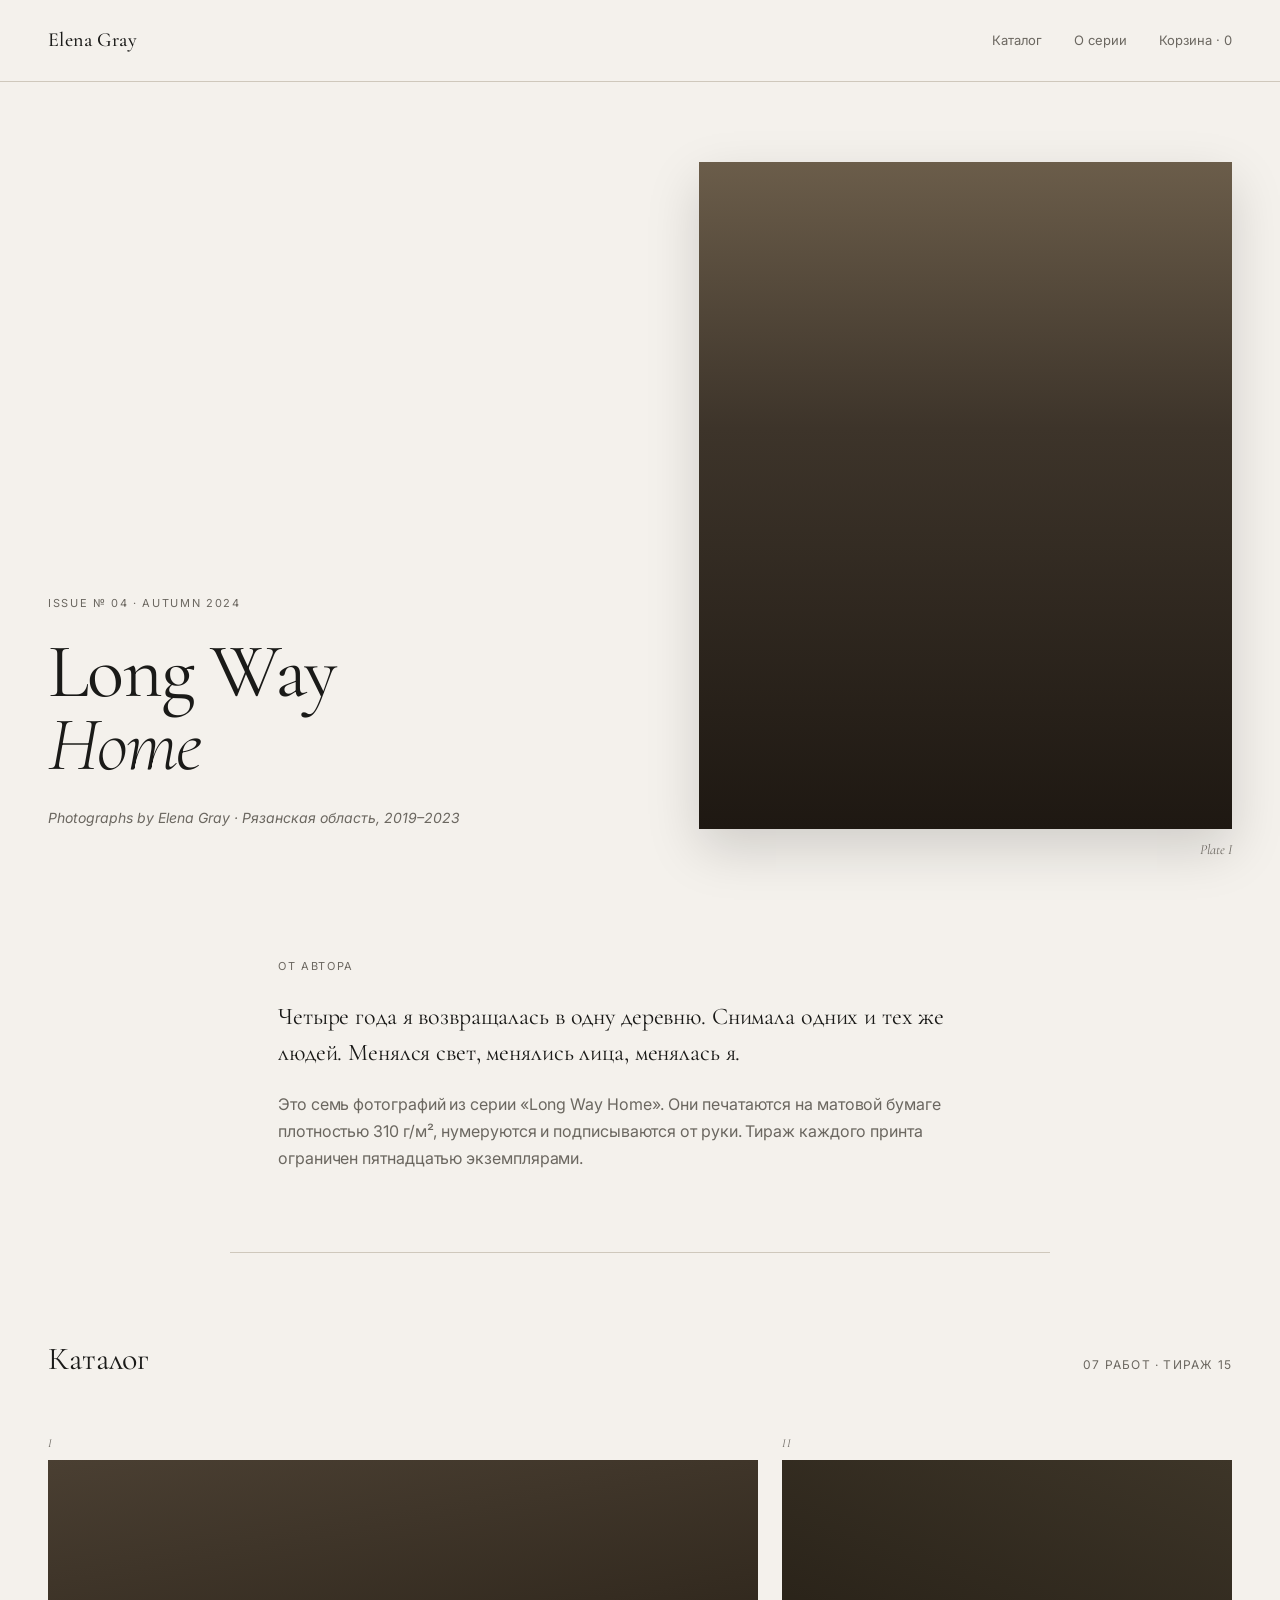
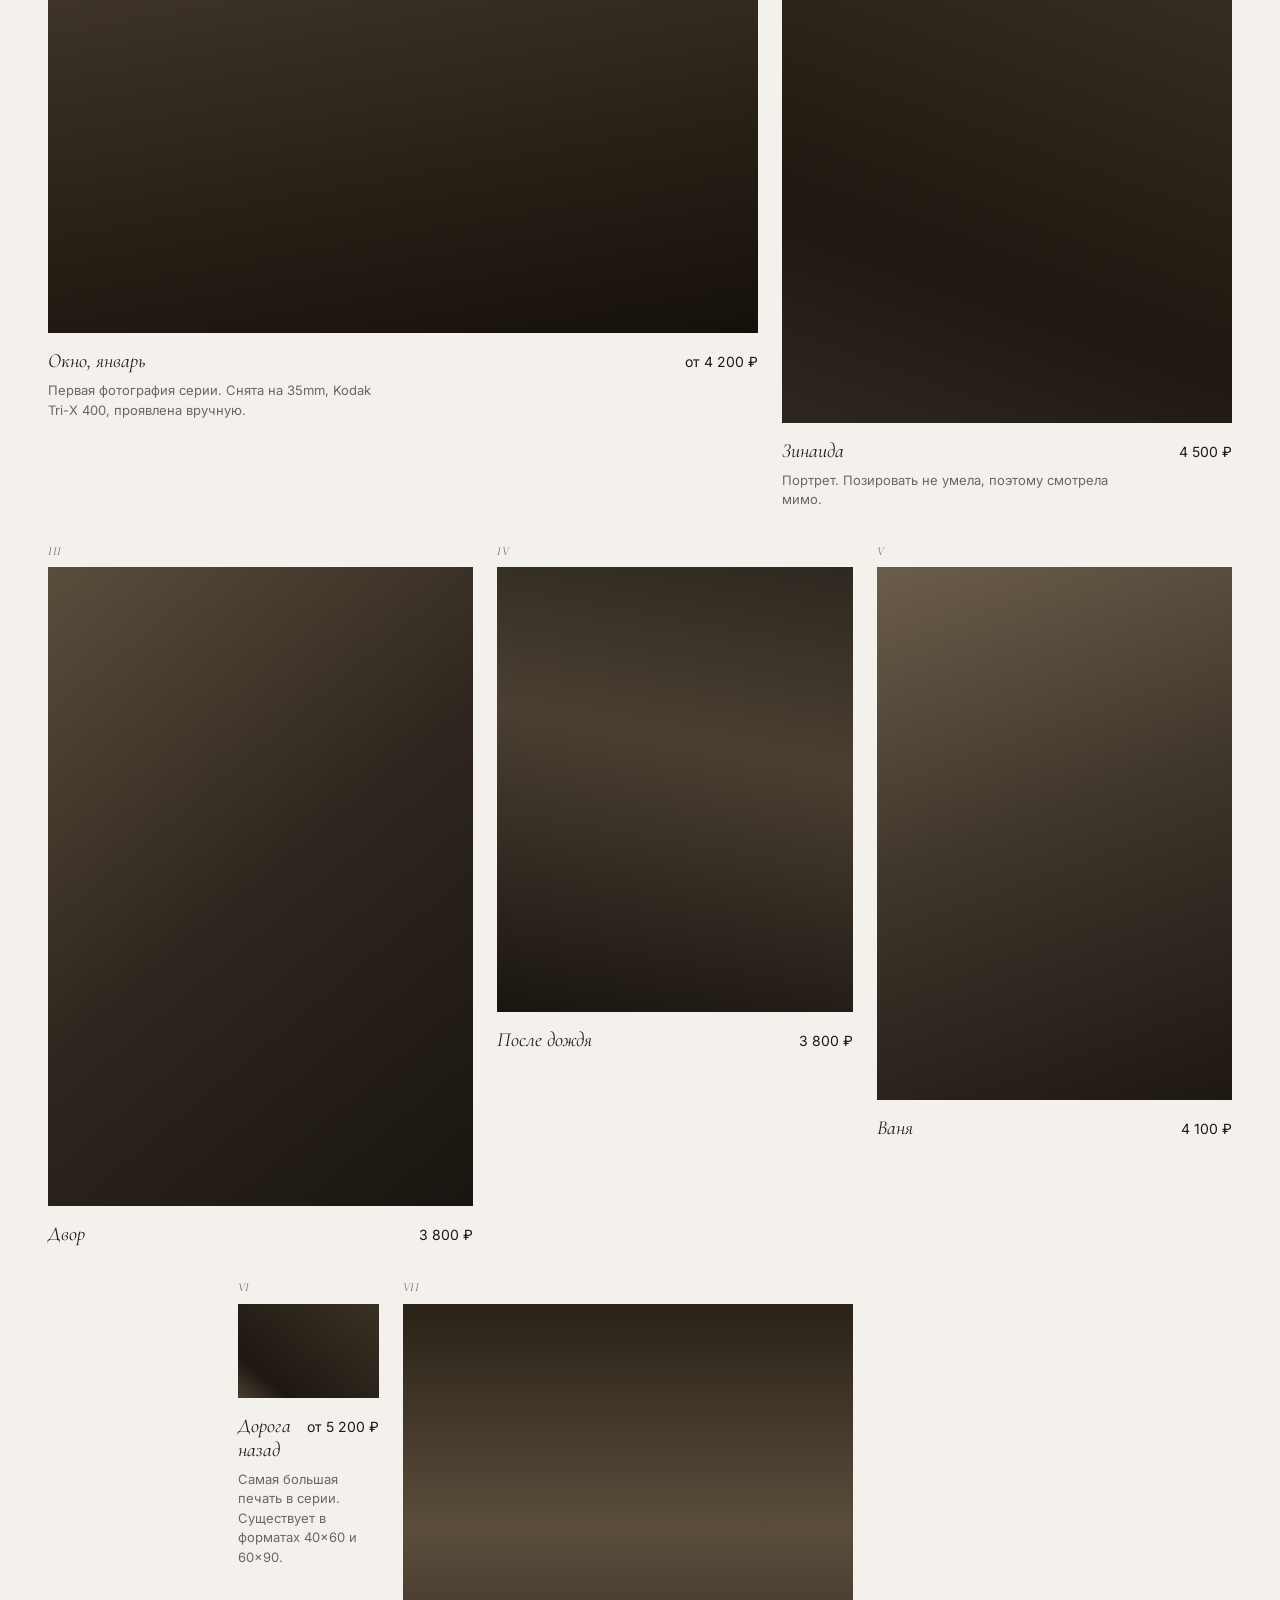
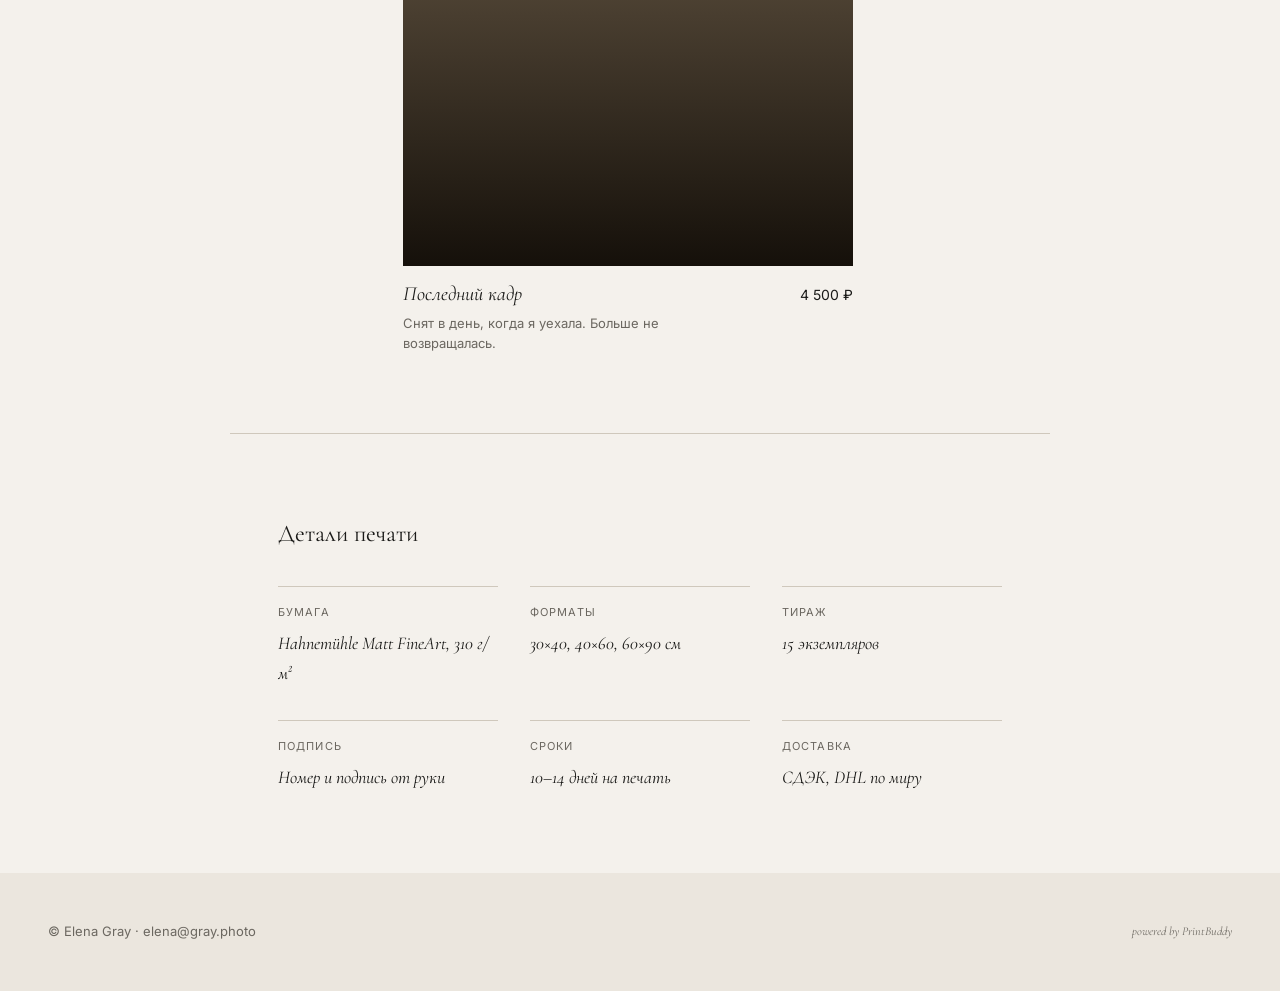
<file: stores/elena-gray.html>
<!DOCTYPE html>
<html lang="ru">
<head>
    <meta charset="UTF-8">
    <meta name="viewport" content="width=device-width, initial-scale=1.0">
    <title>Elena Gray — Prints</title>
    <link rel="preconnect" href="https://fonts.googleapis.com">
    <link rel="preconnect" href="https://fonts.gstatic.com" crossorigin>
    <link href="https://fonts.googleapis.com/css2?family=Cormorant+Garamond:ital,wght@0,300;0,400;0,500;1,300;1,400&family=Inter:wght@300;400;500&display=swap" rel="stylesheet">
    <style>
        *, *::before, *::after { margin: 0; padding: 0; box-sizing: border-box; }

        :root {
            --bg: #f4f1ec;
            --paper: #ebe6de;
            --ink: #1a1a18;
            --muted: #6b6760;
            --line: #cfc8bc;
            --serif: 'Cormorant Garamond', Georgia, serif;
            --sans: 'Inter', -apple-system, sans-serif;
        }

        html { font-size: 16px; -webkit-font-smoothing: antialiased; }

        body {
            background: var(--bg);
            color: var(--ink);
            font-family: var(--sans);
            font-weight: 400;
            line-height: 1.65;
        }

        /* ── TOP BAR ── */
        header {
            padding: 1.5rem 3rem;
            display: flex;
            justify-content: space-between;
            align-items: center;
            border-bottom: 1px solid var(--line);
            font-size: 0.8125rem;
        }

        .brand {
            font-family: var(--serif);
            font-size: 1.25rem;
            font-weight: 500;
            letter-spacing: 0.02em;
        }

        .nav-right {
            display: flex;
            gap: 2rem;
            color: var(--muted);
        }

        .nav-right a {
            color: var(--muted);
            text-decoration: none;
            font-size: 0.8125rem;
            transition: color 0.2s;
        }

        .nav-right a:hover { color: var(--ink); }

        /* ── COVER ── */
        .cover {
            padding: 5rem 3rem 3rem;
            display: grid;
            grid-template-columns: 1.1fr 1fr;
            gap: 4rem;
            align-items: end;
            max-width: 1280px;
            margin: 0 auto;
        }

        .cover-left .issue {
            font-family: var(--sans);
            font-size: 0.6875rem;
            letter-spacing: 0.15em;
            text-transform: uppercase;
            color: var(--muted);
            margin-bottom: 1.5rem;
        }

        .cover-left h1 {
            font-family: var(--serif);
            font-size: clamp(3rem, 6vw, 5.5rem);
            font-weight: 400;
            line-height: 0.95;
            letter-spacing: -0.02em;
            margin-bottom: 1.5rem;
        }

        .cover-left h1 em {
            font-style: italic;
            font-weight: 300;
        }

        .cover-left .byline {
            font-size: 0.875rem;
            color: var(--muted);
            font-style: italic;
        }

        .cover-image {
            aspect-ratio: 4/5;
            background: linear-gradient(180deg, #6b5d4a 0%, #3d342a 40%, #1e1812 100%);
            position: relative;
            box-shadow: 0 20px 50px rgba(0,0,0,0.15);
        }

        .cover-image::after {
            content: 'Plate I';
            position: absolute;
            bottom: -2rem;
            right: 0;
            font-family: var(--serif);
            font-style: italic;
            font-size: 0.875rem;
            color: var(--muted);
        }

        /* ── STATEMENT ── */
        .statement {
            padding: 5rem 3rem;
            max-width: 820px;
            margin: 0 auto;
            border-bottom: 1px solid var(--line);
        }

        .statement .label {
            font-size: 0.6875rem;
            letter-spacing: 0.15em;
            text-transform: uppercase;
            color: var(--muted);
            margin-bottom: 1.5rem;
        }

        .statement p {
            font-family: var(--serif);
            font-size: 1.5rem;
            line-height: 1.5;
            font-weight: 400;
            color: var(--ink);
            letter-spacing: -0.005em;
        }

        .statement p + p {
            margin-top: 1.25rem;
            font-size: 1rem;
            font-family: var(--sans);
            color: var(--muted);
            line-height: 1.7;
        }

        /* ── CATALOGUE ── */
        .catalogue {
            padding: 5rem 3rem;
            max-width: 1280px;
            margin: 0 auto;
        }

        .catalogue-header {
            display: flex;
            justify-content: space-between;
            align-items: baseline;
            margin-bottom: 3rem;
        }

        .catalogue-header h2 {
            font-family: var(--serif);
            font-size: 2rem;
            font-weight: 400;
        }

        .catalogue-header .count {
            font-size: 0.75rem;
            letter-spacing: 0.1em;
            text-transform: uppercase;
            color: var(--muted);
        }

        /* Editorial mixed grid */
        .plates {
            display: grid;
            grid-template-columns: repeat(12, 1fr);
            gap: 2rem 1.5rem;
        }

        .plate {
            display: flex;
            flex-direction: column;
        }

        .plate.size-l { grid-column: span 7; }
        .plate.size-m { grid-column: span 5; }
        .plate.size-s { grid-column: span 4; }
        .plate.size-full { grid-column: span 8; grid-column-start: 3; }

        .plate-image {
            aspect-ratio: 4/5;
            background: #2a2520;
            margin-bottom: 1rem;
            position: relative;
            cursor: pointer;
            transition: transform 0.4s ease;
        }

        .plate.wide .plate-image { aspect-ratio: 3/2; }
        .plate.tall .plate-image { aspect-ratio: 2/3; }

        .plate-image:hover {
            transform: translateY(-4px);
        }

        .plate-image .inner {
            width: 100%;
            height: 100%;
        }

        /* Warm documentary-toned gradients */
        .pl1 .inner { background: linear-gradient(170deg, #4a3f32 0%, #2a2218 60%, #15100a 100%); }
        .pl2 .inner { background: linear-gradient(200deg, #3d3528 0%, #1e1810 70%, #2e2720 100%); }
        .pl3 .inner { background: linear-gradient(140deg, #5a4d3c 0%, #2e261e 50%, #1a1510 100%); }
        .pl4 .inner { background: linear-gradient(190deg, #2e2820 0%, #4a3f32 40%, #1a1510 100%); }
        .pl5 .inner { background: linear-gradient(160deg, #6b5d4a 0%, #3d342a 50%, #1e1812 100%); }
        .pl6 .inner { background: linear-gradient(220deg, #3a3124 0%, #1e1812 80%, #4a3f32 100%); }
        .pl7 .inner { background: linear-gradient(180deg, #2a2218 0%, #5a4d3c 40%, #15100a 100%); }

        .plate-info {
            display: grid;
            grid-template-columns: 1fr auto;
            gap: 0.5rem 1rem;
            align-items: baseline;
        }

        .plate-title {
            font-family: var(--serif);
            font-size: 1.25rem;
            font-weight: 400;
            font-style: italic;
            line-height: 1.2;
        }

        .plate-price {
            font-size: 0.875rem;
            color: var(--ink);
            white-space: nowrap;
        }

        .plate-caption {
            grid-column: 1 / -1;
            font-size: 0.8125rem;
            color: var(--muted);
            line-height: 1.5;
            max-width: 42ch;
        }

        .plate-number {
            font-family: var(--serif);
            font-style: italic;
            font-size: 0.75rem;
            color: var(--muted);
            margin-bottom: 0.375rem;
            letter-spacing: 0.05em;
        }

        /* ── SIZES & DETAILS ── */
        .details {
            padding: 5rem 3rem;
            max-width: 820px;
            margin: 0 auto;
            border-top: 1px solid var(--line);
        }

        .details h3 {
            font-family: var(--serif);
            font-size: 1.5rem;
            font-weight: 400;
            margin-bottom: 1.5rem;
        }

        .details-grid {
            display: grid;
            grid-template-columns: repeat(3, 1fr);
            gap: 2rem;
            margin-top: 2rem;
        }

        .detail {
            border-top: 1px solid var(--line);
            padding-top: 1rem;
        }

        .detail dt {
            font-size: 0.6875rem;
            letter-spacing: 0.1em;
            text-transform: uppercase;
            color: var(--muted);
            margin-bottom: 0.5rem;
        }

        .detail dd {
            font-family: var(--serif);
            font-size: 1.125rem;
            font-style: italic;
        }

        /* ── FOOTER ── */
        footer {
            background: var(--paper);
            padding: 3rem;
            display: flex;
            justify-content: space-between;
            align-items: center;
            font-size: 0.8125rem;
            color: var(--muted);
        }

        footer a {
            color: var(--muted);
            text-decoration: none;
        }

        footer a:hover {
            color: var(--ink);
        }

        .powered {
            font-family: var(--serif);
            font-style: italic;
            font-size: 0.75rem;
        }

        @media (max-width: 900px) {
            header { padding: 1rem 1.5rem; }
            .cover { grid-template-columns: 1fr; padding: 3rem 1.5rem; gap: 2.5rem; }
            .statement, .catalogue, .details { padding: 3rem 1.5rem; }
            footer { padding: 2rem 1.5rem; }
            .plate.size-l, .plate.size-m, .plate.size-s, .plate.size-full {
                grid-column: span 12;
                grid-column-start: auto;
            }
            .details-grid { grid-template-columns: 1fr; }
        }

        @media (max-width: 600px) {
            .nav-right { gap: 1rem; }
            footer { flex-direction: column; gap: 1rem; text-align: center; }
        }
    </style>
</head>
<body>

    <header>
        <div class="brand" data-field="name">Elena Gray</div>
        <nav class="nav-right">
            <a href="#catalogue">Каталог</a>
            <a href="#about">О серии</a>
            <a href="#">Корзина · 0</a>
        </nav>
    </header>

    <section class="cover">
        <div class="cover-left">
            <div class="issue">Issue № 04 · Autumn 2024</div>
            <h1 data-field-html="hero_title">Long Way<br><em>Home</em></h1>
            <div class="byline">Photographs by <span data-field="name">Elena Gray</span> · <span data-field="location">Рязанская область, 2019–2023</span></div>
        </div>
        <div class="cover-image" data-photo-slot="0"></div>
    </section>

    <section class="statement" id="about">
        <div class="label">От автора</div>
        <p data-field="bio_long">Четыре года я возвращалась в одну деревню. Снимала одних и тех же людей. Менялся свет, менялись лица, менялась я.</p>
        <p>Это семь фотографий из серии «Long Way Home». Они печатаются на матовой бумаге плотностью 310 г/м², нумеруются и подписываются от руки. Тираж каждого принта ограничен пятнадцатью экземплярами.</p>
    </section>

    <section class="catalogue" id="catalogue">
        <div class="catalogue-header">
            <h2>Каталог</h2>
            <span class="count">07 работ · тираж 15</span>
        </div>

        <div class="plates">
            <div class="plate size-l pl1 wide" data-photo-card>
                <div class="plate-number">I</div>
                <div class="plate-image"><div class="inner" data-photo-slot="1"></div></div>
                <div class="plate-info">
                    <span class="plate-title" data-photo-title="1">Окно, январь</span>
                    <span class="plate-price" data-photo-price="1">от 4 200 ₽</span>
                    <span class="plate-caption">Первая фотография серии. Снята на 35mm, Kodak Tri-X 400, проявлена вручную.</span>
                </div>
            </div>

            <div class="plate size-m pl2" data-photo-card>
                <div class="plate-number">II</div>
                <div class="plate-image"><div class="inner" data-photo-slot="2"></div></div>
                <div class="plate-info">
                    <span class="plate-title" data-photo-title="2">Зинаида</span>
                    <span class="plate-price" data-photo-price="2">4 500 ₽</span>
                    <span class="plate-caption">Портрет. Позировать не умела, поэтому смотрела мимо.</span>
                </div>
            </div>

            <div class="plate size-s pl3 tall" data-photo-card>
                <div class="plate-number">III</div>
                <div class="plate-image"><div class="inner" data-photo-slot="3"></div></div>
                <div class="plate-info">
                    <span class="plate-title" data-photo-title="3">Двор</span>
                    <span class="plate-price" data-photo-price="3">3 800 ₽</span>
                </div>
            </div>

            <div class="plate size-s pl4" data-photo-card>
                <div class="plate-number">IV</div>
                <div class="plate-image"><div class="inner" data-photo-slot="4"></div></div>
                <div class="plate-info">
                    <span class="plate-title" data-photo-title="4">После дождя</span>
                    <span class="plate-price" data-photo-price="4">3 800 ₽</span>
                </div>
            </div>

            <div class="plate size-s pl5 tall" data-photo-card>
                <div class="plate-number">V</div>
                <div class="plate-image"><div class="inner" data-photo-slot="5"></div></div>
                <div class="plate-info">
                    <span class="plate-title" data-photo-title="5">Ваня</span>
                    <span class="plate-price" data-photo-price="5">4 100 ₽</span>
                </div>
            </div>

            <div class="plate size-full pl6 wide" data-photo-card>
                <div class="plate-number">VI</div>
                <div class="plate-image"><div class="inner" data-photo-slot="6"></div></div>
                <div class="plate-info">
                    <span class="plate-title" data-photo-title="6">Дорога назад</span>
                    <span class="plate-price" data-photo-price="6">от 5 200 ₽</span>
                    <span class="plate-caption">Самая большая печать в серии. Существует в форматах 40×60 и 60×90.</span>
                </div>
            </div>

            <div class="plate size-m pl7" data-photo-card>
                <div class="plate-number">VII</div>
                <div class="plate-image"><div class="inner" data-photo-slot="7"></div></div>
                <div class="plate-info">
                    <span class="plate-title" data-photo-title="7">Последний кадр</span>
                    <span class="plate-price" data-photo-price="7">4 500 ₽</span>
                    <span class="plate-caption">Снят в день, когда я уехала. Больше не возвращалась.</span>
                </div>
            </div>
        </div>
    </section>

    <section class="details">
        <h3>Детали печати</h3>
        <dl class="details-grid">
            <div class="detail">
                <dt>Бумага</dt>
                <dd>Hahnemühle Matt FineArt, 310 г/м²</dd>
            </div>
            <div class="detail">
                <dt>Форматы</dt>
                <dd>30×40, 40×60, 60×90 см</dd>
            </div>
            <div class="detail">
                <dt>Тираж</dt>
                <dd>15 экземпляров</dd>
            </div>
            <div class="detail">
                <dt>Подпись</dt>
                <dd>Номер и подпись от руки</dd>
            </div>
            <div class="detail">
                <dt>Сроки</dt>
                <dd>10–14 дней на печать</dd>
            </div>
            <div class="detail">
                <dt>Доставка</dt>
                <dd>СДЭК, DHL по миру</dd>
            </div>
        </dl>
    </section>

    <footer>
        <div>© <span data-field="name">Elena Gray</span> · <a data-field="email" href="mailto:elena@gray.photo">elena@gray.photo</a></div>
        <div class="powered">powered by <a href="/">PrintBuddy</a></div>
    </footer>

    <script src="/js/portfolio-loader.js"></script>
</body>
</html>
</file>
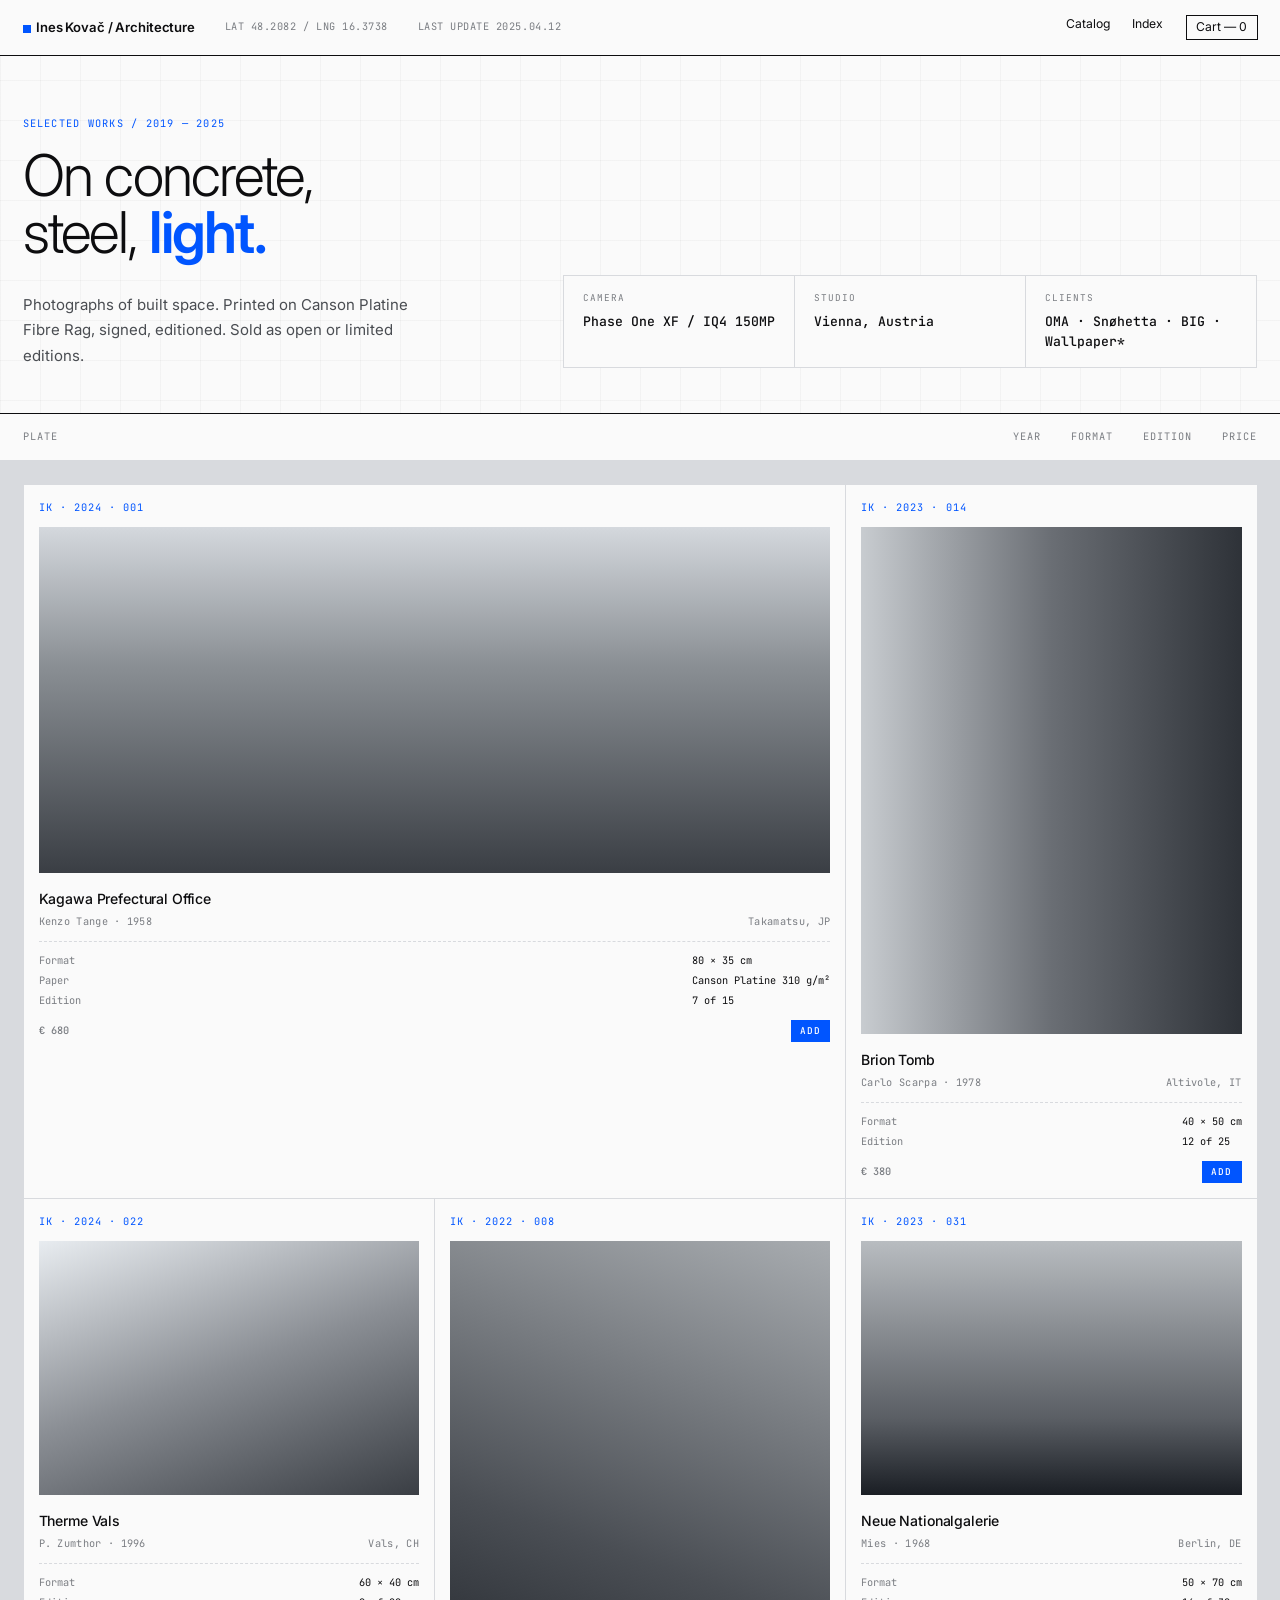
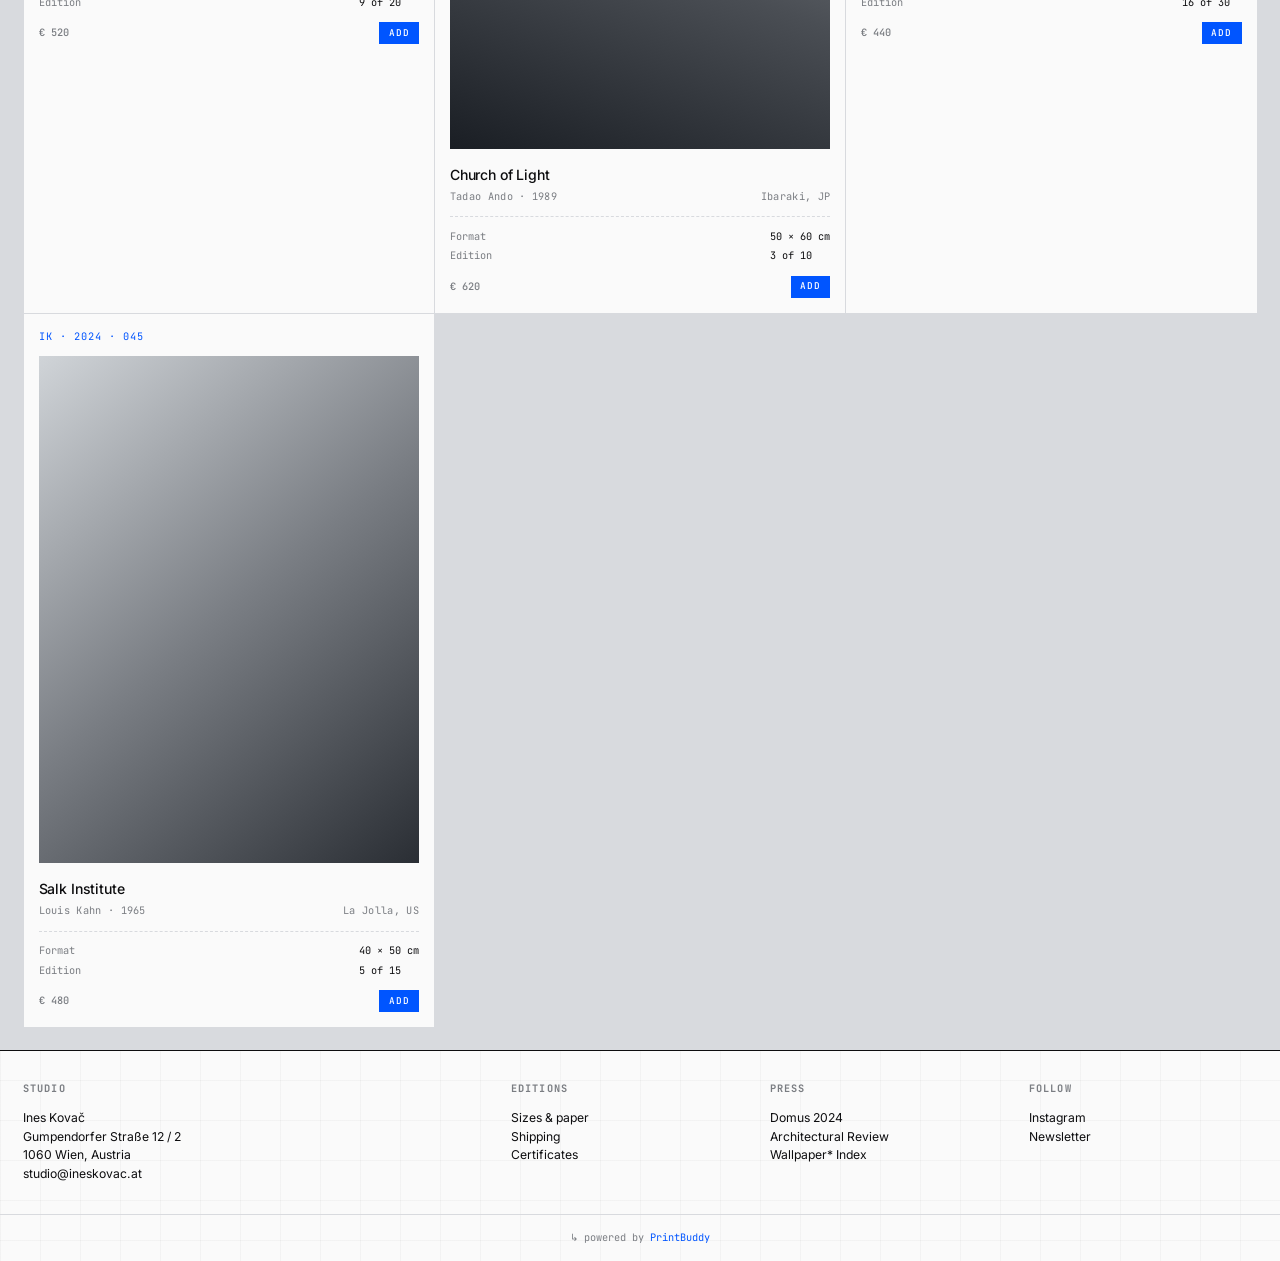
<file: stores/ines-kovac.html>
<!DOCTYPE html>
<html lang="en">
<head>
    <meta charset="UTF-8">
    <meta name="viewport" content="width=device-width, initial-scale=1.0">
    <title>Ines Kovač — Architectural Photography</title>
    <link rel="preconnect" href="https://fonts.googleapis.com">
    <link rel="preconnect" href="https://fonts.gstatic.com" crossorigin>
    <link href="https://fonts.googleapis.com/css2?family=Inter:wght@300;400;500;600&family=JetBrains+Mono:wght@400;500&display=swap" rel="stylesheet">
    <style>
        *, *::before, *::after { margin: 0; padding: 0; box-sizing: border-box; }

        :root {
            --bg: #fafafa;
            --ink: #0d0d0f;
            --muted: #7a7d82;
            --line: #d8dade;
            --accent: #0055ff;
            --sans: 'Inter', -apple-system, sans-serif;
            --mono: 'JetBrains Mono', monospace;
        }

        html { font-size: 15px; -webkit-font-smoothing: antialiased; }

        body {
            background: var(--bg);
            color: var(--ink);
            font-family: var(--sans);
            font-weight: 400;
            line-height: 1.55;
            background-image:
                linear-gradient(rgba(13,13,15,0.03) 1px, transparent 1px),
                linear-gradient(90deg, rgba(13,13,15,0.03) 1px, transparent 1px);
            background-size: 40px 40px;
        }

        /* ── HEADER ── */
        header {
            border-bottom: 1px solid var(--ink);
            padding: 1rem 1.5rem;
            display: grid;
            grid-template-columns: auto 1fr auto;
            gap: 2rem;
            align-items: center;
            background: var(--bg);
            position: sticky;
            top: 0;
            z-index: 10;
        }

        .brand {
            font-weight: 600;
            font-size: 0.875rem;
            letter-spacing: -0.01em;
        }

        .brand .dot {
            display: inline-block;
            width: 8px;
            height: 8px;
            background: var(--accent);
            margin-right: 0.375rem;
            vertical-align: middle;
        }

        .meta-strip {
            font-family: var(--mono);
            font-size: 0.6875rem;
            color: var(--muted);
            letter-spacing: 0.05em;
            display: flex;
            gap: 2rem;
        }

        .nav {
            display: flex;
            gap: 1.5rem;
            font-size: 0.8125rem;
        }

        .nav a {
            color: var(--ink);
            text-decoration: none;
        }

        .nav a.cart {
            border: 1px solid var(--ink);
            padding: 0.125rem 0.625rem;
        }

        /* ── HERO ── */
        .hero {
            padding: 4rem 1.5rem 3rem;
            max-width: 1280px;
            margin: 0 auto;
        }

        .hero-grid {
            display: grid;
            grid-template-columns: 5fr 7fr;
            gap: 3rem;
            align-items: end;
        }

        .label {
            font-family: var(--mono);
            font-size: 0.6875rem;
            letter-spacing: 0.12em;
            text-transform: uppercase;
            color: var(--accent);
            margin-bottom: 1rem;
        }

        .hero h1 {
            font-size: clamp(2.25rem, 4.5vw, 4rem);
            font-weight: 300;
            line-height: 1;
            letter-spacing: -0.03em;
            margin-bottom: 2rem;
        }

        .hero h1 b {
            font-weight: 600;
            color: var(--accent);
        }

        .hero p {
            font-size: 1rem;
            color: #4a4d52;
            max-width: 44ch;
            line-height: 1.7;
        }

        .spec-grid {
            display: grid;
            grid-template-columns: repeat(3, 1fr);
            gap: 1px;
            background: var(--line);
            border: 1px solid var(--line);
        }

        .spec {
            background: var(--bg);
            padding: 1rem 1.25rem;
        }

        .spec dt {
            font-family: var(--mono);
            font-size: 0.625rem;
            letter-spacing: 0.1em;
            text-transform: uppercase;
            color: var(--muted);
            margin-bottom: 0.375rem;
        }

        .spec dd {
            font-family: var(--mono);
            font-size: 0.875rem;
            font-weight: 500;
            color: var(--ink);
        }

        /* ── PLATES ── */
        .catalog {
            border-top: 1px solid var(--ink);
            border-bottom: 1px solid var(--ink);
            background: var(--bg);
        }

        .cat-header {
            padding: 1rem 1.5rem;
            border-bottom: 1px solid var(--line);
            display: grid;
            grid-template-columns: 1fr auto auto auto auto;
            gap: 2rem;
            font-family: var(--mono);
            font-size: 0.6875rem;
            letter-spacing: 0.1em;
            text-transform: uppercase;
            color: var(--muted);
        }

        .plates {
            padding: 1.5rem;
            max-width: 1280px;
            margin: 0 auto;
            display: grid;
            grid-template-columns: repeat(12, 1fr);
            gap: 1px;
            background: var(--line);
            border: 1px solid var(--line);
        }

        .plate {
            grid-column: span 4;
            background: var(--bg);
            padding: 1rem;
            position: relative;
            cursor: pointer;
            transition: background 0.2s;
        }

        .plate:hover { background: #fff; }

        .plate.w6 { grid-column: span 6; }
        .plate.w8 { grid-column: span 8; }

        .plate-id {
            font-family: var(--mono);
            font-size: 0.6875rem;
            color: var(--accent);
            letter-spacing: 0.1em;
            margin-bottom: 0.75rem;
        }

        .plate-img {
            width: 100%;
            aspect-ratio: 3/4;
            margin-bottom: 1rem;
            background: #eee;
        }

        .plate.landscape .plate-img { aspect-ratio: 3/2; }
        .plate.panorama .plate-img { aspect-ratio: 16/7; }

        .a1 { background: linear-gradient(180deg, #d4d8dd 0%, #8a8f94 40%, #3a3e44 100%); }
        .a2 { background: linear-gradient(90deg, #c8ccd0 0%, #6a6e74 50%, #2e3238 100%); }
        .a3 { background: linear-gradient(160deg, #e8ecf0 0%, #8a8e94 50%, #3a3e44 100%); }
        .a4 { background: linear-gradient(200deg, #a8acb0 0%, #4a4e54 60%, #1a1e24 100%); }
        .a5 { background: linear-gradient(180deg, #b8bcc0 0%, #5a5e64 70%, #1a1e24 100%); }
        .a6 { background: linear-gradient(140deg, #d0d4d8 0%, #7a7e84 50%, #2a2e34 100%); }

        .plate h3 {
            font-size: 0.9375rem;
            font-weight: 500;
            letter-spacing: -0.01em;
            margin-bottom: 0.25rem;
        }

        .plate-meta {
            font-family: var(--mono);
            font-size: 0.6875rem;
            color: var(--muted);
            letter-spacing: 0.03em;
            display: flex;
            justify-content: space-between;
            margin-bottom: 0.75rem;
        }

        .plate-specs {
            border-top: 1px dashed var(--line);
            padding-top: 0.75rem;
            display: grid;
            grid-template-columns: 1fr auto;
            gap: 0.25rem 0.75rem;
            font-family: var(--mono);
            font-size: 0.6875rem;
            color: var(--ink);
        }

        .plate-specs span:nth-child(odd) { color: var(--muted); }
        .plate-price {
            grid-column: 1 / -1;
            margin-top: 0.5rem;
            font-weight: 500;
            display: flex;
            justify-content: space-between;
            align-items: center;
        }

        .plate-price .buy {
            background: var(--accent);
            color: #fff;
            padding: 0.25rem 0.625rem;
            text-decoration: none;
            font-size: 0.625rem;
            letter-spacing: 0.1em;
            text-transform: uppercase;
        }

        /* ── FOOTER ── */
        footer {
            padding: 2rem 1.5rem;
            max-width: 1280px;
            margin: 0 auto;
            display: grid;
            grid-template-columns: 2fr 1fr 1fr 1fr;
            gap: 2rem;
        }

        footer h4 {
            font-family: var(--mono);
            font-size: 0.6875rem;
            letter-spacing: 0.12em;
            text-transform: uppercase;
            color: var(--muted);
            margin-bottom: 0.75rem;
        }

        footer p, footer a {
            font-size: 0.8125rem;
            color: var(--ink);
            text-decoration: none;
            display: block;
        }

        .powered {
            font-family: var(--mono);
            font-size: 0.6875rem;
            color: var(--muted);
            border-top: 1px solid var(--line);
            padding: 1rem 1.5rem;
            text-align: center;
        }

        .powered a { color: var(--accent); text-decoration: none; }

        @media (max-width: 900px) {
            header { grid-template-columns: 1fr auto; }
            .meta-strip { display: none; }
            .hero-grid { grid-template-columns: 1fr; }
            .plate, .plate.w6, .plate.w8 { grid-column: span 12; }
            .spec-grid { grid-template-columns: 1fr; }
            footer { grid-template-columns: 1fr 1fr; }
            .cat-header { display: none; }
        }
    </style>
</head>
<body>

    <header>
        <div class="brand"><span class="dot"></span>Ines Kovač / Architecture</div>
        <div class="meta-strip">
            <span>LAT 48.2082 / LNG 16.3738</span>
            <span>LAST UPDATE 2025.04.12</span>
        </div>
        <div class="nav">
            <a href="#catalog">Catalog</a>
            <a href="#">Index</a>
            <a href="#" class="cart">Cart — 0</a>
        </div>
    </header>

    <section class="hero">
        <div class="hero-grid">
            <div>
                <div class="label">SELECTED WORKS / 2019 — 2025</div>
                <h1>On concrete,<br>steel, <b>light.</b></h1>
                <p>Photographs of built space. Printed on Canson Platine Fibre Rag, signed, editioned. Sold as open or limited editions.</p>
            </div>

            <dl class="spec-grid">
                <div class="spec">
                    <dt>Camera</dt>
                    <dd>Phase One XF / IQ4 150MP</dd>
                </div>
                <div class="spec">
                    <dt>Studio</dt>
                    <dd>Vienna, Austria</dd>
                </div>
                <div class="spec">
                    <dt>Clients</dt>
                    <dd>OMA · Snøhetta · BIG · Wallpaper*</dd>
                </div>
            </dl>
        </div>
    </section>

    <section class="catalog" id="catalog">
        <div class="cat-header">
            <span>Plate</span>
            <span>Year</span>
            <span>Format</span>
            <span>Edition</span>
            <span>Price</span>
        </div>

        <div class="plates">

            <div class="plate w8 panorama">
                <div class="plate-id">IK · 2024 · 001</div>
                <div class="plate-img a1"></div>
                <h3>Kagawa Prefectural Office</h3>
                <div class="plate-meta"><span>Kenzo Tange · 1958</span><span>Takamatsu, JP</span></div>
                <dl class="plate-specs">
                    <span>Format</span><span>80 × 35 cm</span>
                    <span>Paper</span><span>Canson Platine 310 g/m²</span>
                    <span>Edition</span><span>7 of 15</span>
                    <div class="plate-price"><span>€ 680</span><a class="buy" href="#">Add</a></div>
                </dl>
            </div>

            <div class="plate w4">
                <div class="plate-id">IK · 2023 · 014</div>
                <div class="plate-img a2"></div>
                <h3>Brion Tomb</h3>
                <div class="plate-meta"><span>Carlo Scarpa · 1978</span><span>Altivole, IT</span></div>
                <dl class="plate-specs">
                    <span>Format</span><span>40 × 50 cm</span>
                    <span>Edition</span><span>12 of 25</span>
                    <div class="plate-price"><span>€ 380</span><a class="buy" href="#">Add</a></div>
                </dl>
            </div>

            <div class="plate w4 landscape">
                <div class="plate-id">IK · 2024 · 022</div>
                <div class="plate-img a3"></div>
                <h3>Therme Vals</h3>
                <div class="plate-meta"><span>P. Zumthor · 1996</span><span>Vals, CH</span></div>
                <dl class="plate-specs">
                    <span>Format</span><span>60 × 40 cm</span>
                    <span>Edition</span><span>9 of 20</span>
                    <div class="plate-price"><span>€ 520</span><a class="buy" href="#">Add</a></div>
                </dl>
            </div>

            <div class="plate w4">
                <div class="plate-id">IK · 2022 · 008</div>
                <div class="plate-img a4"></div>
                <h3>Church of Light</h3>
                <div class="plate-meta"><span>Tadao Ando · 1989</span><span>Ibaraki, JP</span></div>
                <dl class="plate-specs">
                    <span>Format</span><span>50 × 60 cm</span>
                    <span>Edition</span><span>3 of 10</span>
                    <div class="plate-price"><span>€ 620</span><a class="buy" href="#">Add</a></div>
                </dl>
            </div>

            <div class="plate w4 landscape">
                <div class="plate-id">IK · 2023 · 031</div>
                <div class="plate-img a5"></div>
                <h3>Neue Nationalgalerie</h3>
                <div class="plate-meta"><span>Mies · 1968</span><span>Berlin, DE</span></div>
                <dl class="plate-specs">
                    <span>Format</span><span>50 × 70 cm</span>
                    <span>Edition</span><span>16 of 30</span>
                    <div class="plate-price"><span>€ 440</span><a class="buy" href="#">Add</a></div>
                </dl>
            </div>

            <div class="plate w4">
                <div class="plate-id">IK · 2024 · 045</div>
                <div class="plate-img a6"></div>
                <h3>Salk Institute</h3>
                <div class="plate-meta"><span>Louis Kahn · 1965</span><span>La Jolla, US</span></div>
                <dl class="plate-specs">
                    <span>Format</span><span>40 × 50 cm</span>
                    <span>Edition</span><span>5 of 15</span>
                    <div class="plate-price"><span>€ 480</span><a class="buy" href="#">Add</a></div>
                </dl>
            </div>

        </div>
    </section>

    <footer>
        <div>
            <h4>Studio</h4>
            <p>Ines Kovač</p>
            <p>Gumpendorfer Straße 12 / 2</p>
            <p>1060 Wien, Austria</p>
            <a href="mailto:studio@ineskovac.at">studio@ineskovac.at</a>
        </div>
        <div>
            <h4>Editions</h4>
            <a href="#">Sizes & paper</a>
            <a href="#">Shipping</a>
            <a href="#">Certificates</a>
        </div>
        <div>
            <h4>Press</h4>
            <a href="#">Domus 2024</a>
            <a href="#">Architectural Review</a>
            <a href="#">Wallpaper* Index</a>
        </div>
        <div>
            <h4>Follow</h4>
            <a href="#">Instagram</a>
            <a href="#">Newsletter</a>
        </div>
    </footer>

    <div class="powered">↳ powered by <a href="/">PrintBuddy</a></div>

</body>
</html>
</file>
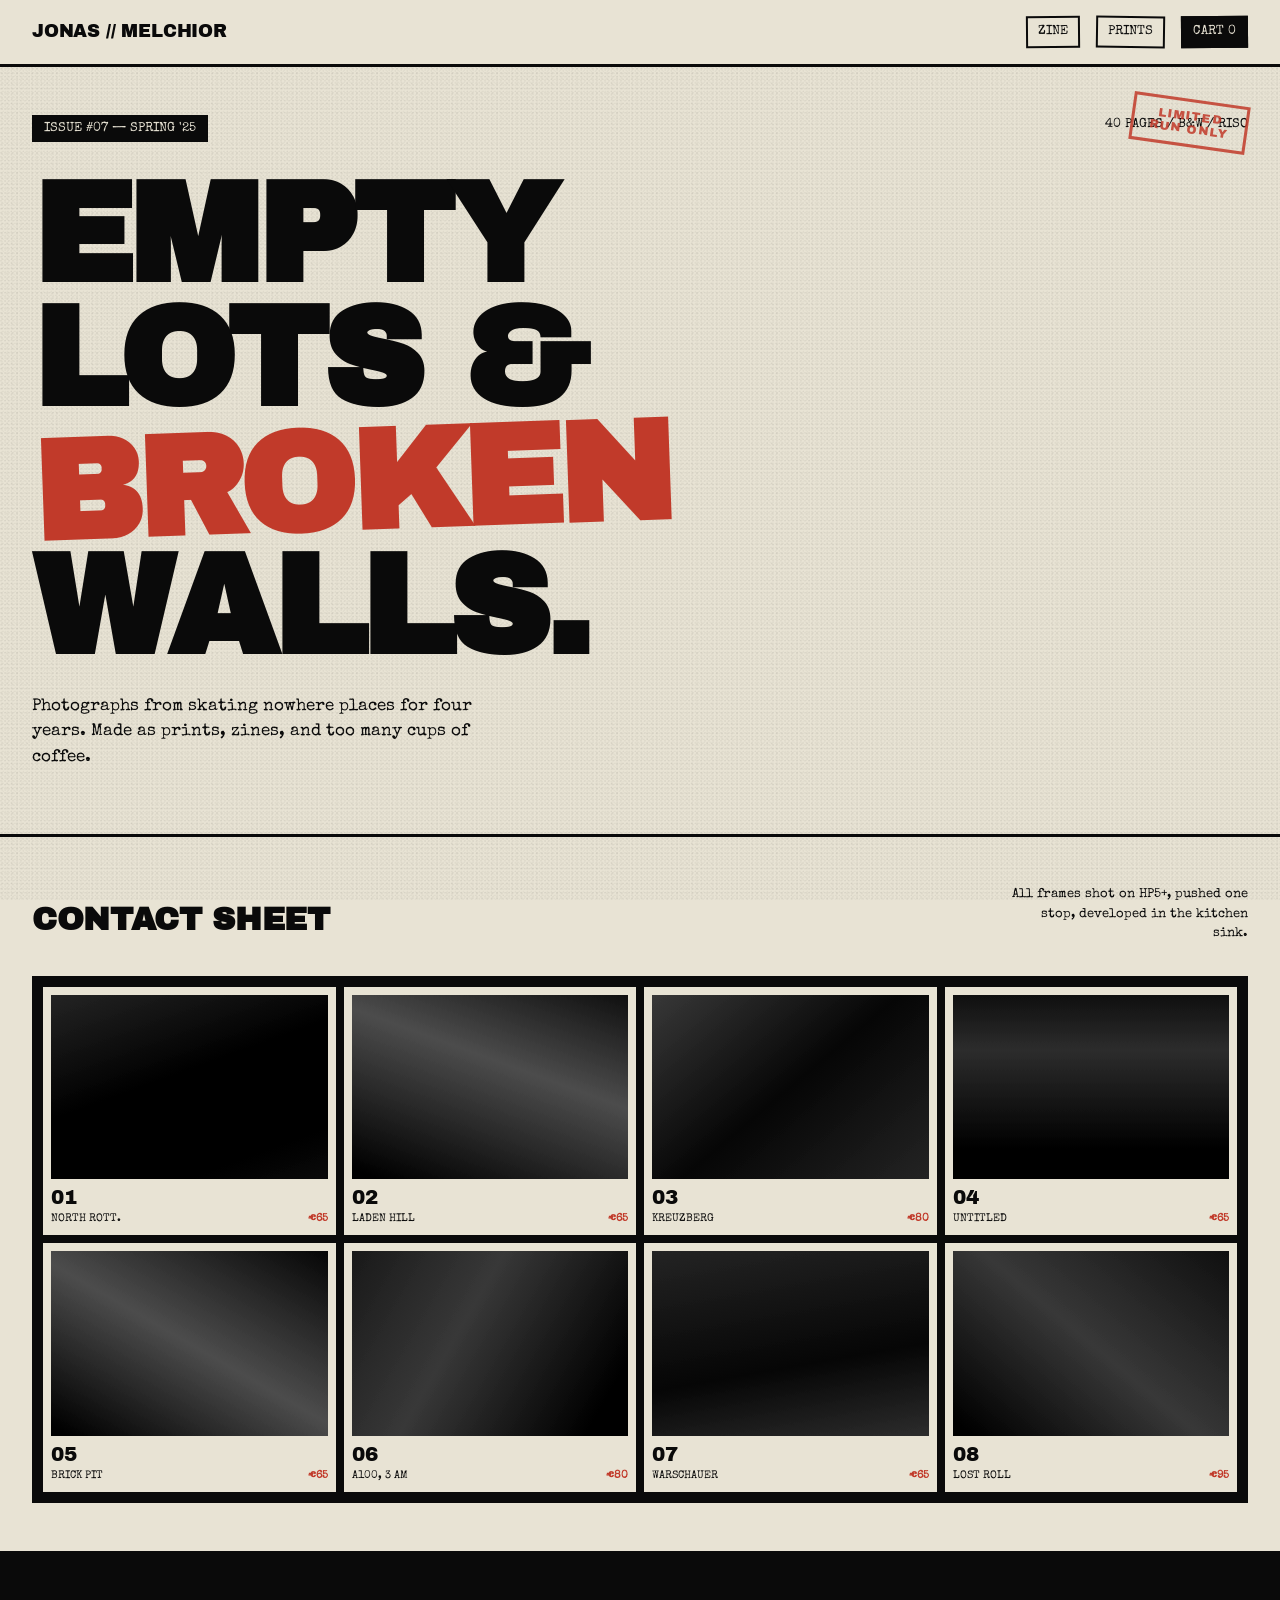
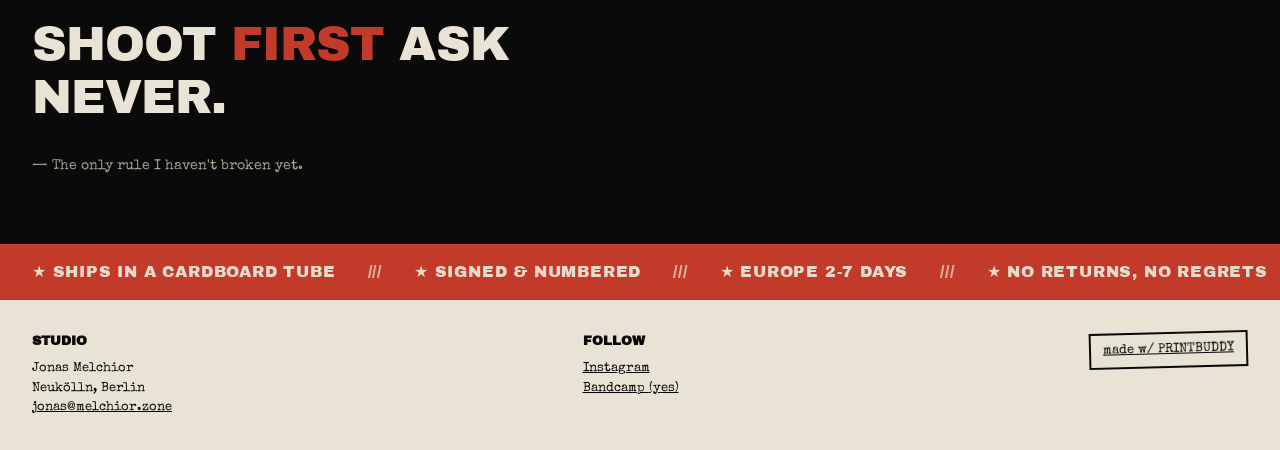
<file: stores/jonas-melchior.html>
<!DOCTYPE html>
<html lang="en">
<head>
    <meta charset="UTF-8">
    <meta name="viewport" content="width=device-width, initial-scale=1.0">
    <title>JONAS MELCHIOR // ZINE #07</title>
    <link rel="preconnect" href="https://fonts.googleapis.com">
    <link rel="preconnect" href="https://fonts.gstatic.com" crossorigin>
    <link href="https://fonts.googleapis.com/css2?family=Archivo+Black&family=Archivo:wght@400;600;800&family=Special+Elite&display=swap" rel="stylesheet">
    <style>
        *, *::before, *::after { margin: 0; padding: 0; box-sizing: border-box; }

        :root {
            --paper: #e8e3d4;
            --ink: #0a0a0a;
            --stamp: #c13a2a;
            --muted: #6a6555;
        }

        html { font-size: 16px; -webkit-font-smoothing: antialiased; }

        body {
            background: var(--paper);
            color: var(--ink);
            font-family: 'Archivo', sans-serif;
            line-height: 1.5;
            position: relative;
        }

        /* Xerox texture overlay */
        body::before {
            content: '';
            position: fixed;
            inset: 0;
            pointer-events: none;
            background-image:
                radial-gradient(circle at 25% 15%, rgba(0,0,0,0.04) 0.5px, transparent 1.5px),
                radial-gradient(circle at 75% 45%, rgba(0,0,0,0.03) 0.5px, transparent 1px),
                radial-gradient(circle at 40% 70%, rgba(0,0,0,0.04) 0.5px, transparent 1.5px),
                radial-gradient(circle at 85% 85%, rgba(0,0,0,0.03) 0.5px, transparent 1px);
            background-size: 4px 4px, 3px 3px, 5px 5px, 4px 4px;
            mix-blend-mode: multiply;
            z-index: 1;
        }

        main { position: relative; z-index: 2; }

        /* ── HEADER ── */
        header {
            padding: 1rem 2rem;
            border-bottom: 3px solid var(--ink);
            display: flex;
            justify-content: space-between;
            align-items: center;
            background: var(--paper);
            position: sticky; top: 0; z-index: 10;
        }

        .brand {
            font-family: 'Archivo Black', sans-serif;
            font-size: 1.125rem;
            letter-spacing: -0.01em;
            text-transform: uppercase;
        }

        .nav {
            display: flex;
            gap: 1rem;
            font-family: 'Special Elite', monospace;
            font-size: 0.8125rem;
        }

        .nav a {
            color: var(--ink);
            text-decoration: none;
            padding: 0.25rem 0.625rem;
            border: 2px solid var(--ink);
            transform: rotate(-0.5deg);
        }

        .nav a:nth-child(2) { transform: rotate(0.8deg); }
        .nav a.cart { background: var(--ink); color: var(--paper); }

        /* ── COVER ── */
        .cover {
            padding: 3rem 2rem 2rem;
            position: relative;
            border-bottom: 3px solid var(--ink);
        }

        .cover-meta {
            display: flex;
            justify-content: space-between;
            font-family: 'Special Elite', monospace;
            font-size: 0.8125rem;
            margin-bottom: 2rem;
        }

        .cover-meta .issue {
            background: var(--ink);
            color: var(--paper);
            padding: 0.25rem 0.75rem;
        }

        .cover h1 {
            font-family: 'Archivo Black', sans-serif;
            font-size: clamp(3.5rem, 11vw, 9rem);
            line-height: 0.88;
            letter-spacing: -0.04em;
            text-transform: uppercase;
            margin-bottom: 1.5rem;
        }

        .cover h1 .red {
            color: var(--stamp);
            display: inline-block;
            transform: rotate(-2deg);
        }

        .cover .sub {
            font-family: 'Special Elite', monospace;
            font-size: 1.0625rem;
            max-width: 44ch;
            margin-bottom: 2rem;
        }

        .stamp {
            position: absolute;
            top: 2rem;
            right: 2rem;
            color: var(--stamp);
            border: 3px solid var(--stamp);
            padding: 0.5rem 1rem;
            font-family: 'Archivo Black', sans-serif;
            font-size: 0.75rem;
            letter-spacing: 0.1em;
            transform: rotate(8deg);
            opacity: 0.85;
            line-height: 1.1;
            text-align: center;
        }

        /* ── CONTACT SHEET ── */
        .sheet {
            padding: 3rem 2rem;
            border-bottom: 3px solid var(--ink);
        }

        .sheet-header {
            display: flex;
            justify-content: space-between;
            align-items: flex-end;
            margin-bottom: 2rem;
        }

        .sheet-header h2 {
            font-family: 'Archivo Black', sans-serif;
            font-size: 2rem;
            text-transform: uppercase;
            letter-spacing: -0.01em;
        }

        .sheet-header .note {
            font-family: 'Special Elite', monospace;
            font-size: 0.8125rem;
            max-width: 30ch;
            text-align: right;
        }

        .grid {
            display: grid;
            grid-template-columns: repeat(4, 1fr);
            gap: 0.5rem;
            border: 3px solid var(--ink);
            padding: 0.5rem;
            background: var(--ink);
        }

        .frame {
            background: var(--paper);
            padding: 0.5rem;
            cursor: pointer;
            position: relative;
        }

        .frame:hover { background: #fff; }

        .frame-img {
            aspect-ratio: 3/2;
            width: 100%;
            background: #1a1a1a;
            filter: grayscale(1) contrast(1.2);
        }

        .j1 { background: linear-gradient(160deg, #333 0%, #0a0a0a 60%, #1e1e1e 100%); }
        .j2 { background: linear-gradient(200deg, #222 0%, #555 40%, #111 100%); }
        .j3 { background: linear-gradient(140deg, #444 0%, #1a1a1a 50%, #333 100%); }
        .j4 { background: linear-gradient(180deg, #222 0%, #3a3a3a 30%, #0a0a0a 100%); }
        .j5 { background: linear-gradient(210deg, #1a1a1a 0%, #555 50%, #111 100%); }
        .j6 { background: linear-gradient(120deg, #2a2a2a 0%, #444 40%, #0a0a0a 100%); }
        .j7 { background: linear-gradient(170deg, #333 0%, #1a1a1a 60%, #3a3a3a 100%); }
        .j8 { background: linear-gradient(220deg, #222 0%, #444 50%, #111 100%); }

        .frame-num {
            font-family: 'Archivo Black', sans-serif;
            font-size: 1.25rem;
            margin: 0.5rem 0 0.25rem;
            line-height: 1;
        }

        .frame-info {
            display: flex;
            justify-content: space-between;
            font-family: 'Special Elite', monospace;
            font-size: 0.6875rem;
            text-transform: uppercase;
        }

        .frame-info .price { color: var(--stamp); font-weight: 700; }

        /* ── MANIFESTO / BIG QUOTE ── */
        .manifesto {
            padding: 4rem 2rem;
            background: var(--ink);
            color: var(--paper);
            border-bottom: 3px solid var(--ink);
        }

        .manifesto p {
            font-family: 'Archivo Black', sans-serif;
            font-size: clamp(1.75rem, 4vw, 3rem);
            line-height: 1.1;
            text-transform: uppercase;
            letter-spacing: -0.02em;
            max-width: 20ch;
        }

        .manifesto p .strike {
            position: relative;
            color: var(--stamp);
        }

        .manifesto .credit {
            margin-top: 2rem;
            font-family: 'Special Elite', monospace;
            font-size: 0.875rem;
            color: #a8a494;
        }

        /* ── SHIPPING STRIP ── */
        .strip {
            padding: 1rem 2rem;
            background: var(--stamp);
            color: var(--paper);
            font-family: 'Archivo Black', sans-serif;
            font-size: 1rem;
            text-transform: uppercase;
            letter-spacing: 0.05em;
            overflow: hidden;
            white-space: nowrap;
            display: flex;
            gap: 2rem;
        }

        .strip span { opacity: 0.95; }
        .strip .star { opacity: 0.7; }

        /* ── FOOTER ── */
        footer {
            padding: 2rem;
            display: flex;
            justify-content: space-between;
            align-items: flex-start;
            font-family: 'Special Elite', monospace;
            font-size: 0.8125rem;
        }

        footer h4 {
            font-family: 'Archivo Black', sans-serif;
            font-size: 0.8125rem;
            text-transform: uppercase;
            margin-bottom: 0.5rem;
        }

        footer a { color: var(--ink); }

        .powered {
            transform: rotate(-1.5deg);
            border: 2px solid var(--ink);
            padding: 0.375rem 0.75rem;
            background: var(--paper);
        }

        @media (max-width: 800px) {
            header { padding: 1rem; }
            .brand { font-size: 0.9375rem; }
            .nav { gap: 0.5rem; font-size: 0.75rem; }
            .cover, .sheet, .manifesto { padding: 2rem 1rem; }
            .stamp { position: static; margin-top: 1.5rem; display: inline-block; }
            .grid { grid-template-columns: repeat(2, 1fr); }
            footer { padding: 1.5rem 1rem; flex-direction: column; gap: 1.5rem; }
            .sheet-header { flex-direction: column; gap: 1rem; align-items: flex-start; }
            .sheet-header .note { text-align: left; }
        }
    </style>
</head>
<body>
<main>

    <header>
        <div class="brand">JONAS // MELCHIOR</div>
        <div class="nav">
            <a href="#sheet">ZINE</a>
            <a href="#">PRINTS</a>
            <a href="#" class="cart">CART 0</a>
        </div>
    </header>

    <section class="cover">
        <div class="cover-meta">
            <span class="issue">ISSUE #07 — SPRING '25</span>
            <span>40 PAGES / B&W / RISO</span>
        </div>
        <h1>EMPTY<br>LOTS &<br><span class="red">broken</span><br>WALLS.</h1>
        <p class="sub">Photographs from skating nowhere places for four years. Made as prints, zines, and too many cups of coffee.</p>
        <div class="stamp">LIMITED<br>RUN ONLY</div>
    </section>

    <section class="sheet" id="sheet">
        <div class="sheet-header">
            <h2>Contact Sheet</h2>
            <p class="note">All frames shot on HP5+, pushed one stop, developed in the kitchen sink.</p>
        </div>

        <div class="grid">
            <div class="frame">
                <div class="frame-img j1"></div>
                <div class="frame-num">01</div>
                <div class="frame-info"><span>NORTH ROTT.</span><span class="price">€65</span></div>
            </div>
            <div class="frame">
                <div class="frame-img j2"></div>
                <div class="frame-num">02</div>
                <div class="frame-info"><span>LADEN HILL</span><span class="price">€65</span></div>
            </div>
            <div class="frame">
                <div class="frame-img j3"></div>
                <div class="frame-num">03</div>
                <div class="frame-info"><span>KREUZBERG</span><span class="price">€80</span></div>
            </div>
            <div class="frame">
                <div class="frame-img j4"></div>
                <div class="frame-num">04</div>
                <div class="frame-info"><span>UNTITLED</span><span class="price">€65</span></div>
            </div>
            <div class="frame">
                <div class="frame-img j5"></div>
                <div class="frame-num">05</div>
                <div class="frame-info"><span>BRICK PIT</span><span class="price">€65</span></div>
            </div>
            <div class="frame">
                <div class="frame-img j6"></div>
                <div class="frame-num">06</div>
                <div class="frame-info"><span>A100, 3 AM</span><span class="price">€80</span></div>
            </div>
            <div class="frame">
                <div class="frame-img j7"></div>
                <div class="frame-num">07</div>
                <div class="frame-info"><span>WARSCHAUER</span><span class="price">€65</span></div>
            </div>
            <div class="frame">
                <div class="frame-img j8"></div>
                <div class="frame-num">08</div>
                <div class="frame-info"><span>LOST ROLL</span><span class="price">€95</span></div>
            </div>
        </div>
    </section>

    <section class="manifesto">
        <p>SHOOT <span class="strike">FIRST</span> ASK NEVER.</p>
        <div class="credit">— The only rule I haven't broken yet.</div>
    </section>

    <section class="strip">
        <span>★ SHIPS IN A CARDBOARD TUBE</span>
        <span class="star">///</span>
        <span>★ SIGNED & NUMBERED</span>
        <span class="star">///</span>
        <span>★ EUROPE 2-7 DAYS</span>
        <span class="star">///</span>
        <span>★ NO RETURNS, NO REGRETS</span>
    </section>

    <footer>
        <div>
            <h4>STUDIO</h4>
            <div>Jonas Melchior</div>
            <div>Neukölln, Berlin</div>
            <a href="mailto:jonas@melchior.zone">jonas@melchior.zone</a>
        </div>
        <div>
            <h4>FOLLOW</h4>
            <a href="#">Instagram</a><br>
            <a href="#">Bandcamp (yes)</a>
        </div>
        <a class="powered" href="/">made w/ PRINTBUDDY</a>
    </footer>

</main>
</body>
</html>
</file>
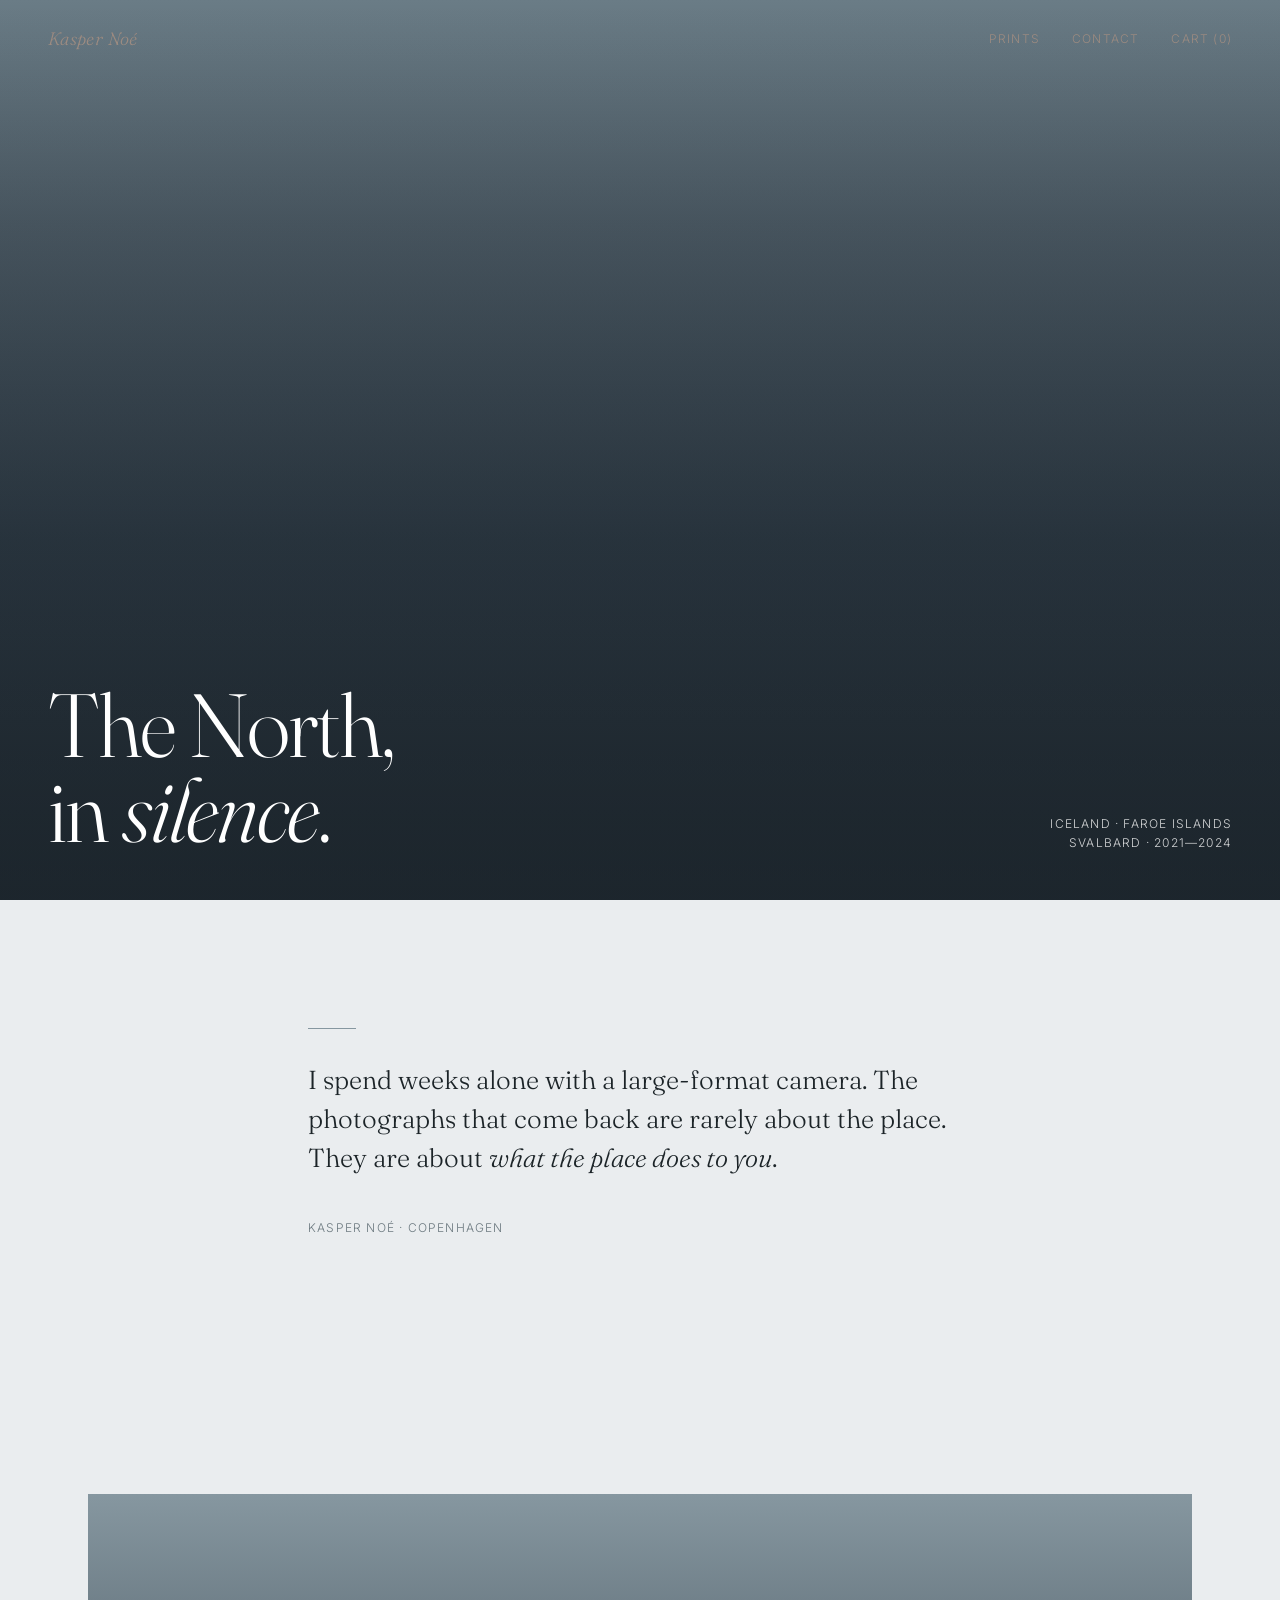
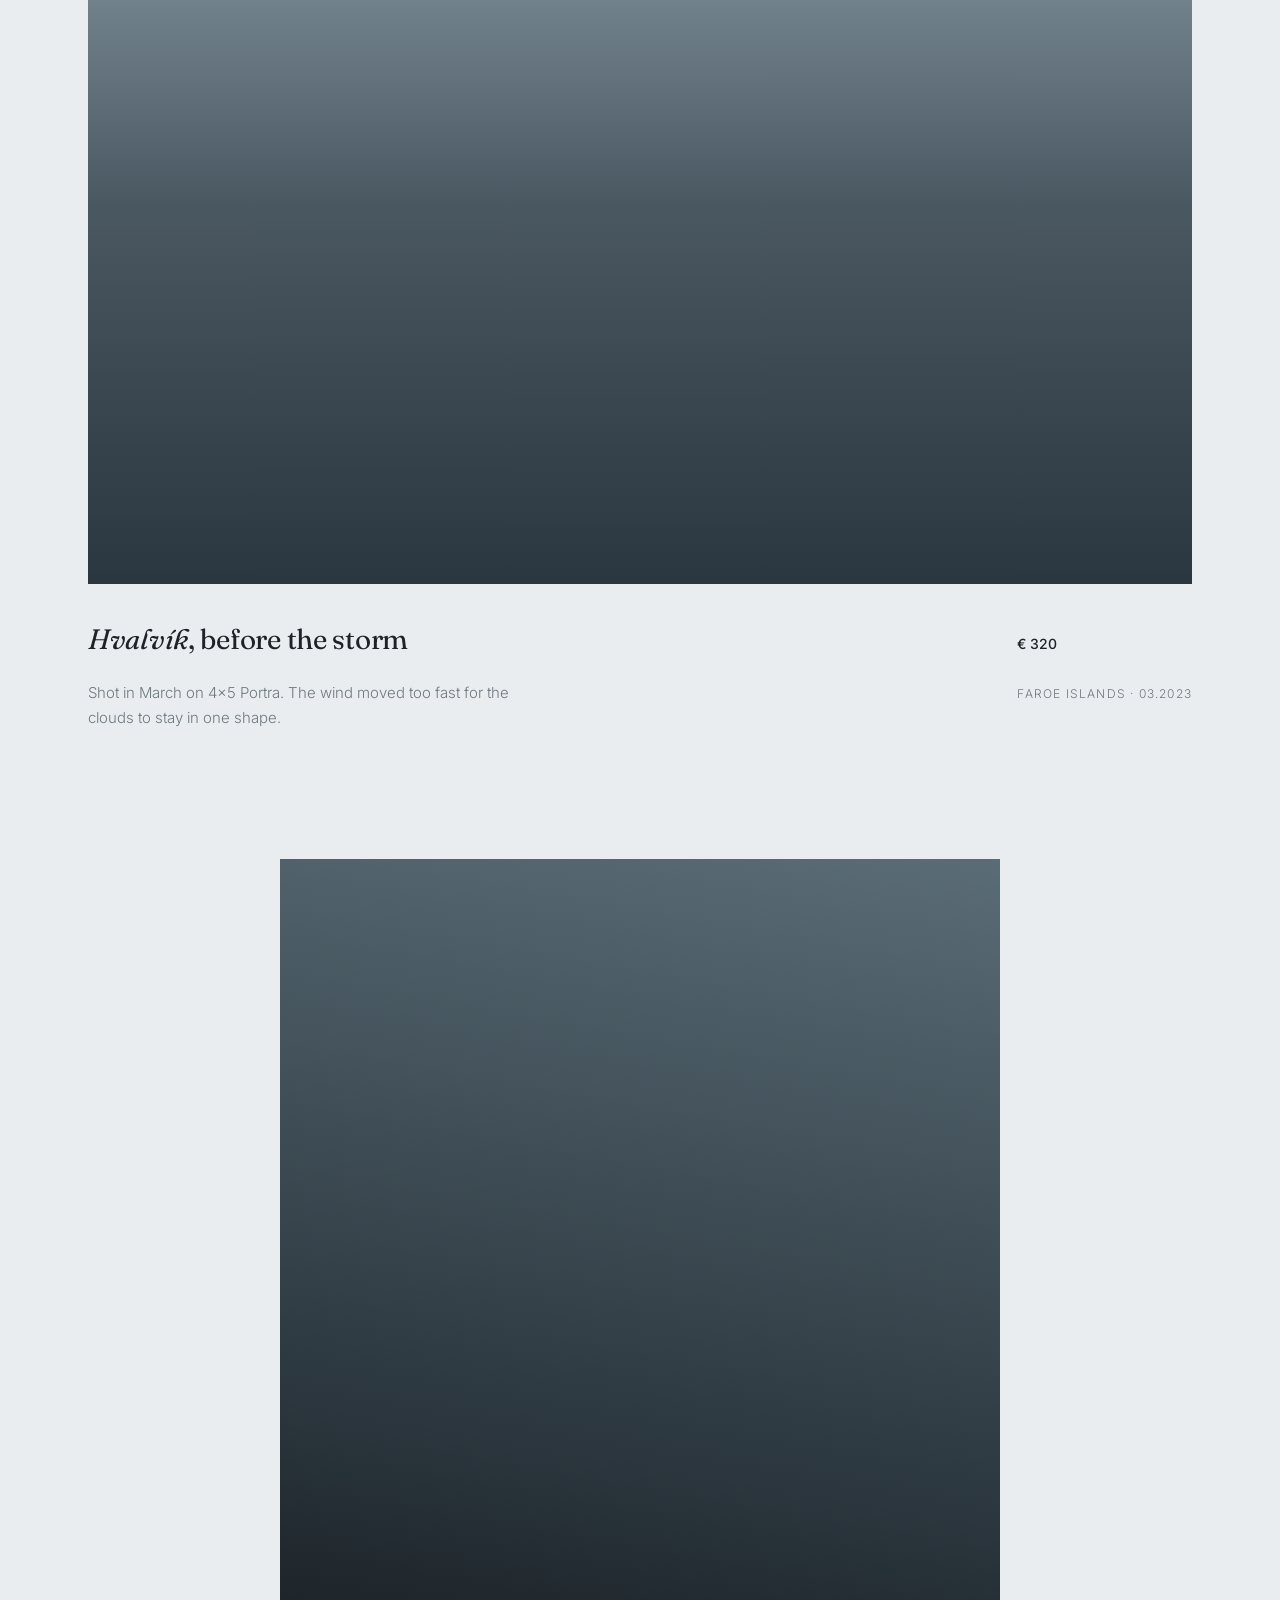
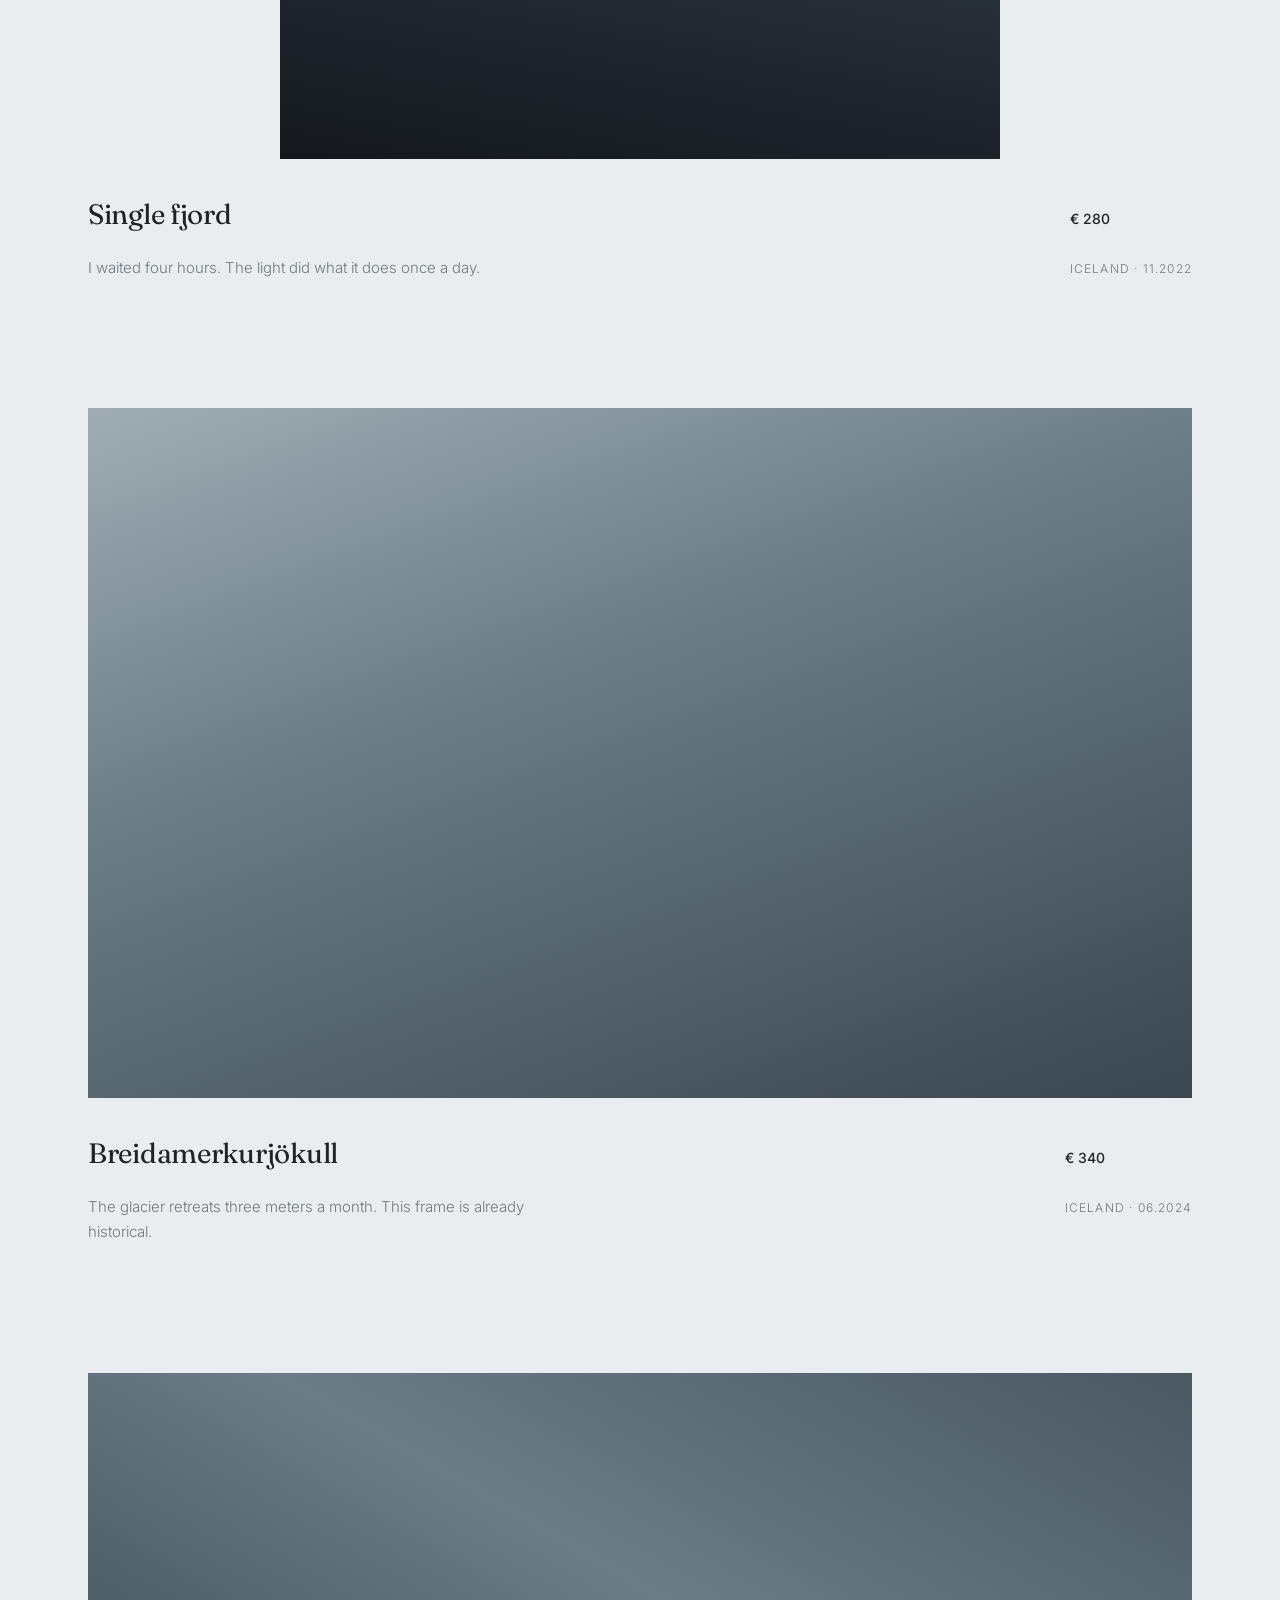
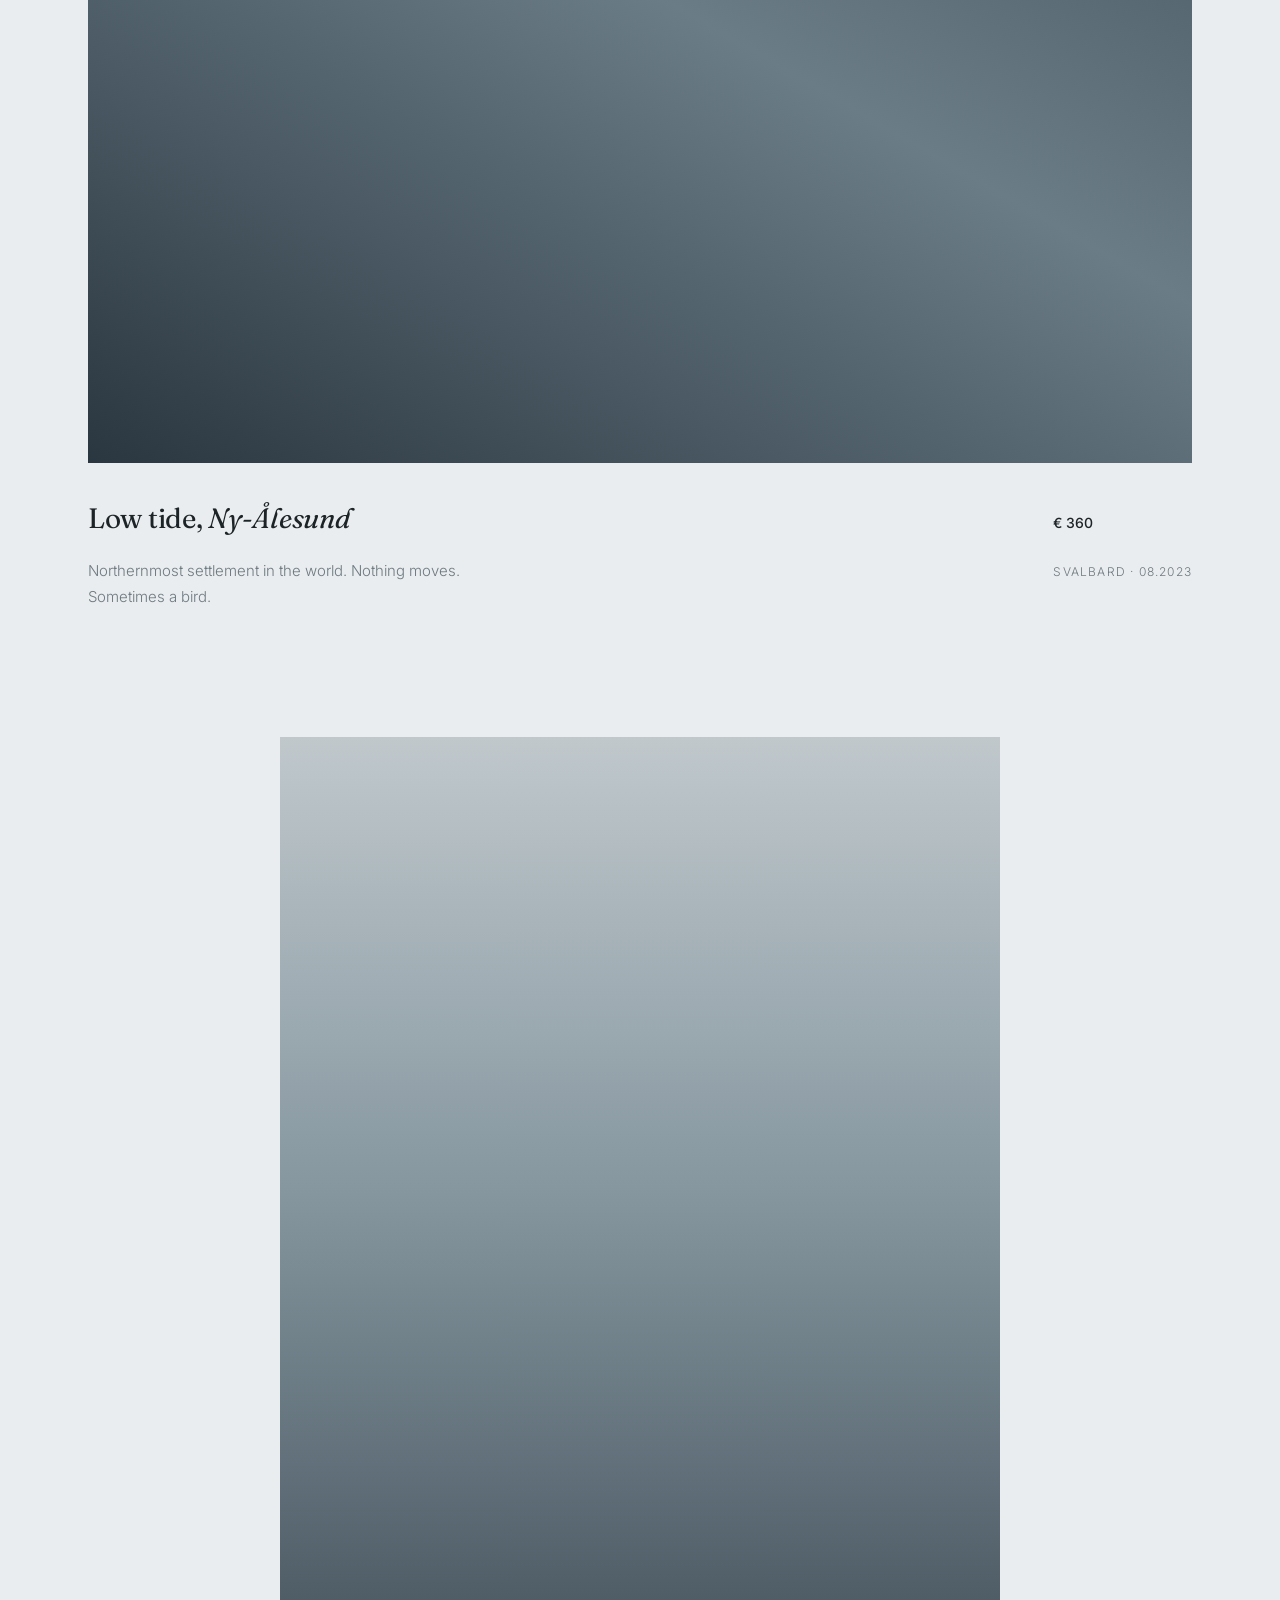
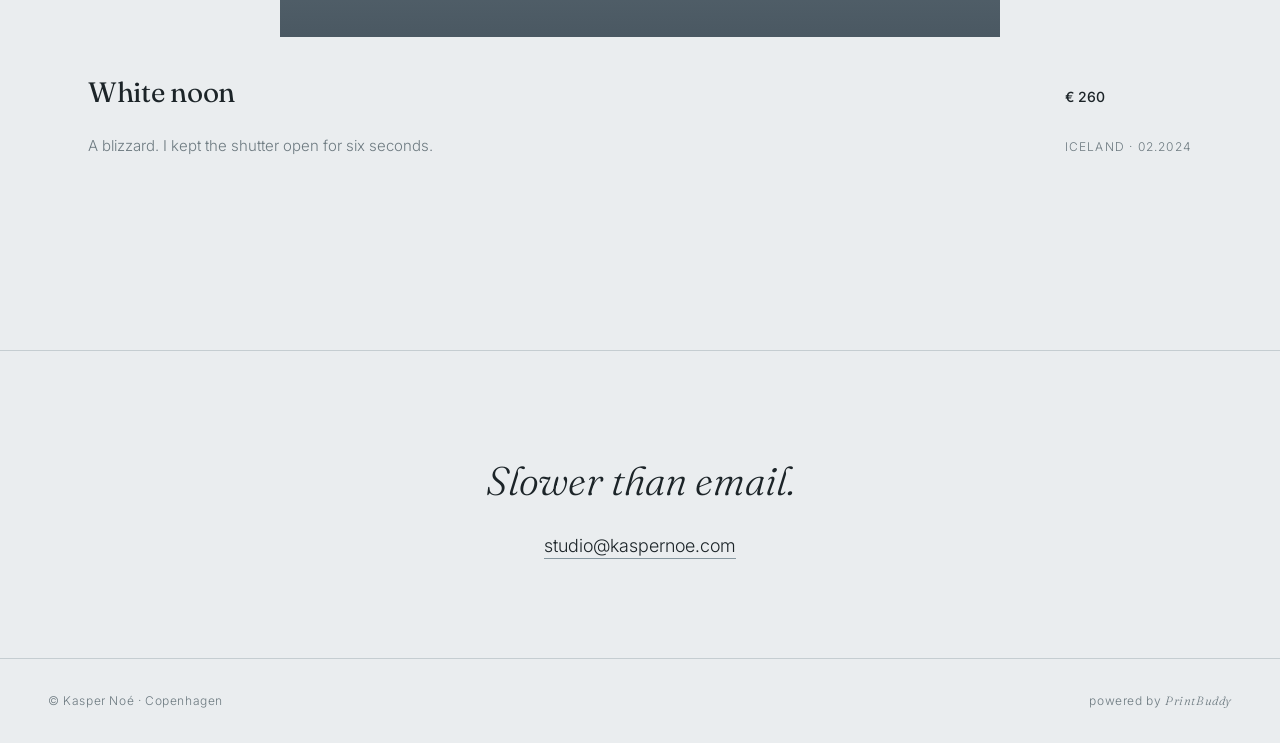
<file: stores/kasper-noe.html>
<!DOCTYPE html>
<html lang="en">
<head>
    <meta charset="UTF-8">
    <meta name="viewport" content="width=device-width, initial-scale=1.0">
    <title>Kasper Noé — Nordic Landscapes</title>
    <link rel="preconnect" href="https://fonts.googleapis.com">
    <link rel="preconnect" href="https://fonts.gstatic.com" crossorigin>
    <link href="https://fonts.googleapis.com/css2?family=Fraunces:ital,wght@0,300;0,400;1,300&family=Inter:wght@300;400;500&display=swap" rel="stylesheet">
    <style>
        *, *::before, *::after { margin: 0; padding: 0; box-sizing: border-box; }

        :root {
            --bg: #eaedef;
            --paper: #dfe3e6;
            --ink: #1c2428;
            --muted: #6d7a80;
            --line: #c5cdd1;
            --cold: #8697a0;
            --serif: 'Fraunces', Georgia, serif;
            --sans: 'Inter', -apple-system, sans-serif;
        }

        html { font-size: 16px; -webkit-font-smoothing: antialiased; }

        body {
            background: var(--bg);
            color: var(--ink);
            font-family: var(--sans);
            font-weight: 300;
            line-height: 1.7;
        }

        /* ── NAV ── */
        nav {
            position: fixed;
            top: 0; left: 0; right: 0;
            padding: 1.5rem 3rem;
            display: flex;
            justify-content: space-between;
            align-items: center;
            z-index: 10;
            mix-blend-mode: difference;
            color: #fff;
        }

        .brand {
            font-family: var(--serif);
            font-size: 1.125rem;
            font-style: italic;
            font-weight: 300;
            letter-spacing: 0.02em;
        }

        .nav-links {
            display: flex;
            gap: 2rem;
            font-size: 0.75rem;
            letter-spacing: 0.1em;
            text-transform: uppercase;
        }

        .nav-links a {
            color: inherit;
            text-decoration: none;
        }

        /* ── HERO ── */
        .hero-image {
            height: 100vh;
            background:
                linear-gradient(180deg, rgba(30,40,48,0) 0%, rgba(30,40,48,0.3) 80%, rgba(30,40,48,0.6) 100%),
                linear-gradient(180deg, #6a7c86 0%, #4a5862 25%, #2a3640 60%, #1a2228 100%);
            position: relative;
        }

        .hero-caption {
            position: absolute;
            bottom: 3rem;
            left: 3rem;
            right: 3rem;
            color: #fff;
            display: flex;
            justify-content: space-between;
            align-items: flex-end;
        }

        .hero-caption h1 {
            font-family: var(--serif);
            font-size: clamp(3rem, 7vw, 6rem);
            font-weight: 300;
            line-height: 0.95;
            letter-spacing: -0.02em;
            max-width: 15ch;
        }

        .hero-caption h1 em {
            font-style: italic;
            font-weight: 300;
        }

        .hero-meta {
            font-size: 0.75rem;
            letter-spacing: 0.1em;
            text-transform: uppercase;
            text-align: right;
            max-width: 200px;
            line-height: 1.6;
            opacity: 0.8;
        }

        /* ── INTRO ── */
        .intro {
            padding: 8rem 3rem;
            max-width: 760px;
            margin: 0 auto;
        }

        .intro .dash {
            width: 48px;
            height: 1px;
            background: var(--cold);
            margin-bottom: 2rem;
        }

        .intro p {
            font-family: var(--serif);
            font-size: 1.625rem;
            font-weight: 300;
            line-height: 1.5;
            color: var(--ink);
        }

        .intro p em { font-style: italic; }

        .intro .byline {
            font-family: var(--sans);
            font-size: 0.75rem;
            letter-spacing: 0.1em;
            text-transform: uppercase;
            color: var(--muted);
            margin-top: 2.5rem;
        }

        /* ── PRINTS — single column, immersive ── */
        .prints {
            padding: 4rem 0 8rem;
        }

        .print {
            padding: 4rem 3rem;
            max-width: 1200px;
            margin: 0 auto;
        }

        .print-image {
            width: 100%;
            aspect-ratio: 16/10;
            margin-bottom: 2rem;
            cursor: pointer;
            transition: opacity 0.4s;
        }

        .print:hover .print-image { opacity: 0.92; }

        .print.portrait .print-image { aspect-ratio: 4/5; max-width: 720px; margin-left: auto; margin-right: auto; }

        .k1 { background: linear-gradient(180deg, #8697a0 0%, #4a5862 45%, #2a3640 100%); }
        .k2 { background: linear-gradient(190deg, #5a6c76 0%, #2e3a42 60%, #14181c 100%); }
        .k3 { background: linear-gradient(160deg, #a0adb4 0%, #6a7c86 40%, #3a4650 100%); }
        .k4 { background: linear-gradient(210deg, #4a5862 0%, #6a7c86 40%, #2a3640 100%); }
        .k5 { background: linear-gradient(180deg, #c0c8cc 0%, #8697a0 50%, #4a5862 100%); }

        .print-info {
            display: grid;
            grid-template-columns: 1fr auto;
            gap: 0.5rem 3rem;
            align-items: baseline;
        }

        .print-title {
            font-family: var(--serif);
            font-size: 1.75rem;
            font-weight: 400;
            letter-spacing: -0.01em;
        }

        .print-title em { font-style: italic; }

        .print-price {
            font-size: 0.875rem;
            color: var(--ink);
            font-weight: 500;
        }

        .print-desc {
            grid-column: 1 / 2;
            font-size: 0.9375rem;
            color: var(--muted);
            max-width: 50ch;
            line-height: 1.7;
            margin-top: 0.5rem;
        }

        .print-location {
            grid-column: 2 / 3;
            font-size: 0.75rem;
            letter-spacing: 0.1em;
            text-transform: uppercase;
            color: var(--muted);
            text-align: right;
            white-space: nowrap;
        }

        /* ── CONTACT ── */
        .contact {
            padding: 6rem 3rem;
            text-align: center;
            border-top: 1px solid var(--line);
        }

        .contact h3 {
            font-family: var(--serif);
            font-size: 2.5rem;
            font-weight: 300;
            font-style: italic;
            margin-bottom: 1rem;
        }

        .contact a.mail {
            font-size: 1.125rem;
            color: var(--ink);
            text-decoration: none;
            border-bottom: 1px solid var(--cold);
            padding-bottom: 2px;
        }

        footer {
            padding: 2rem 3rem;
            display: flex;
            justify-content: space-between;
            font-size: 0.75rem;
            color: var(--muted);
            letter-spacing: 0.05em;
            border-top: 1px solid var(--line);
        }

        footer a { color: inherit; text-decoration: none; font-style: italic; font-family: var(--serif); }

        @media (max-width: 800px) {
            nav { padding: 1.25rem 1.5rem; }
            .hero-caption { left: 1.5rem; right: 1.5rem; bottom: 2rem; flex-direction: column; align-items: flex-start; gap: 1.5rem; }
            .hero-meta { text-align: left; }
            .intro { padding: 5rem 1.5rem; }
            .print { padding: 2.5rem 1.5rem; }
            .print-info { grid-template-columns: 1fr; }
            .print-location { grid-column: 1; text-align: left; }
            .contact { padding: 4rem 1.5rem; }
            footer { padding: 1.5rem; flex-direction: column; gap: 0.5rem; text-align: center; }
        }
    </style>
</head>
<body>

    <nav>
        <div class="brand">Kasper Noé</div>
        <div class="nav-links">
            <a href="#prints">Prints</a>
            <a href="#contact">Contact</a>
            <a href="#">Cart (0)</a>
        </div>
    </nav>

    <section class="hero-image">
        <div class="hero-caption">
            <h1>The North,<br>in <em>silence</em>.</h1>
            <div class="hero-meta">
                Iceland · Faroe Islands<br>
                Svalbard · 2021—2024
            </div>
        </div>
    </section>

    <section class="intro">
        <div class="dash"></div>
        <p>I spend weeks alone with a large-format camera. The photographs that come back are rarely about the place. They are about <em>what the place does to you</em>.</p>
        <div class="byline">Kasper Noé · Copenhagen</div>
    </section>

    <section class="prints" id="prints">
        <div class="print">
            <div class="print-image k1"></div>
            <div class="print-info">
                <h2 class="print-title"><em>Hvalvík</em>, before the storm</h2>
                <span class="print-price">€ 320</span>
                <p class="print-desc">Shot in March on 4×5 Portra. The wind moved too fast for the clouds to stay in one shape.</p>
                <span class="print-location">Faroe Islands · 03.2023</span>
            </div>
        </div>

        <div class="print portrait">
            <div class="print-image k2"></div>
            <div class="print-info">
                <h2 class="print-title">Single fjord</h2>
                <span class="print-price">€ 280</span>
                <p class="print-desc">I waited four hours. The light did what it does once a day.</p>
                <span class="print-location">Iceland · 11.2022</span>
            </div>
        </div>

        <div class="print">
            <div class="print-image k3"></div>
            <div class="print-info">
                <h2 class="print-title">Breidamerkurjökull</h2>
                <span class="print-price">€ 340</span>
                <p class="print-desc">The glacier retreats three meters a month. This frame is already historical.</p>
                <span class="print-location">Iceland · 06.2024</span>
            </div>
        </div>

        <div class="print">
            <div class="print-image k4"></div>
            <div class="print-info">
                <h2 class="print-title">Low tide, <em>Ny-Ålesund</em></h2>
                <span class="print-price">€ 360</span>
                <p class="print-desc">Northernmost settlement in the world. Nothing moves. Sometimes a bird.</p>
                <span class="print-location">Svalbard · 08.2023</span>
            </div>
        </div>

        <div class="print portrait">
            <div class="print-image k5"></div>
            <div class="print-info">
                <h2 class="print-title">White noon</h2>
                <span class="print-price">€ 260</span>
                <p class="print-desc">A blizzard. I kept the shutter open for six seconds.</p>
                <span class="print-location">Iceland · 02.2024</span>
            </div>
        </div>
    </section>

    <section class="contact" id="contact">
        <h3>Slower than email.</h3>
        <a class="mail" href="mailto:studio@kaspernoe.com">studio@kaspernoe.com</a>
    </section>

    <footer>
        <span>© Kasper Noé · Copenhagen</span>
        <span>powered by <a href="/">PrintBuddy</a></span>
    </footer>

</body>
</html>
</file>
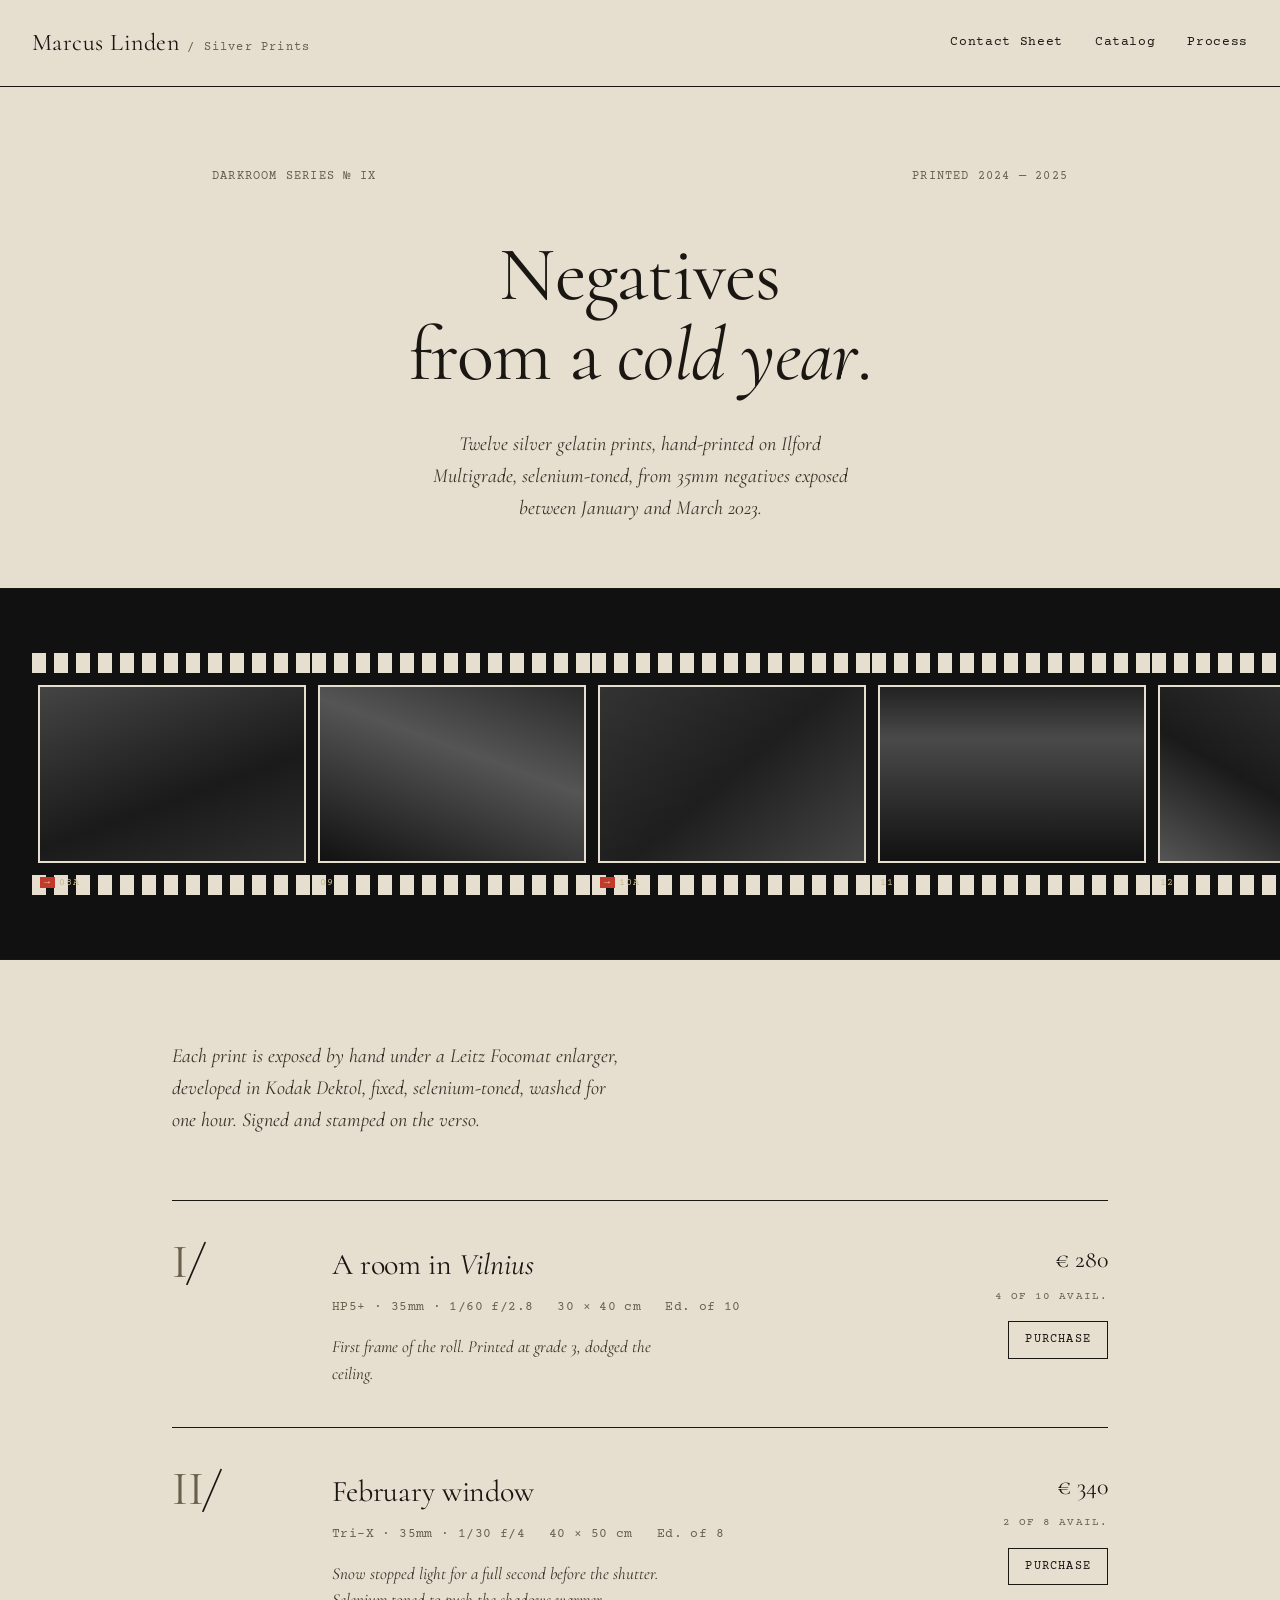
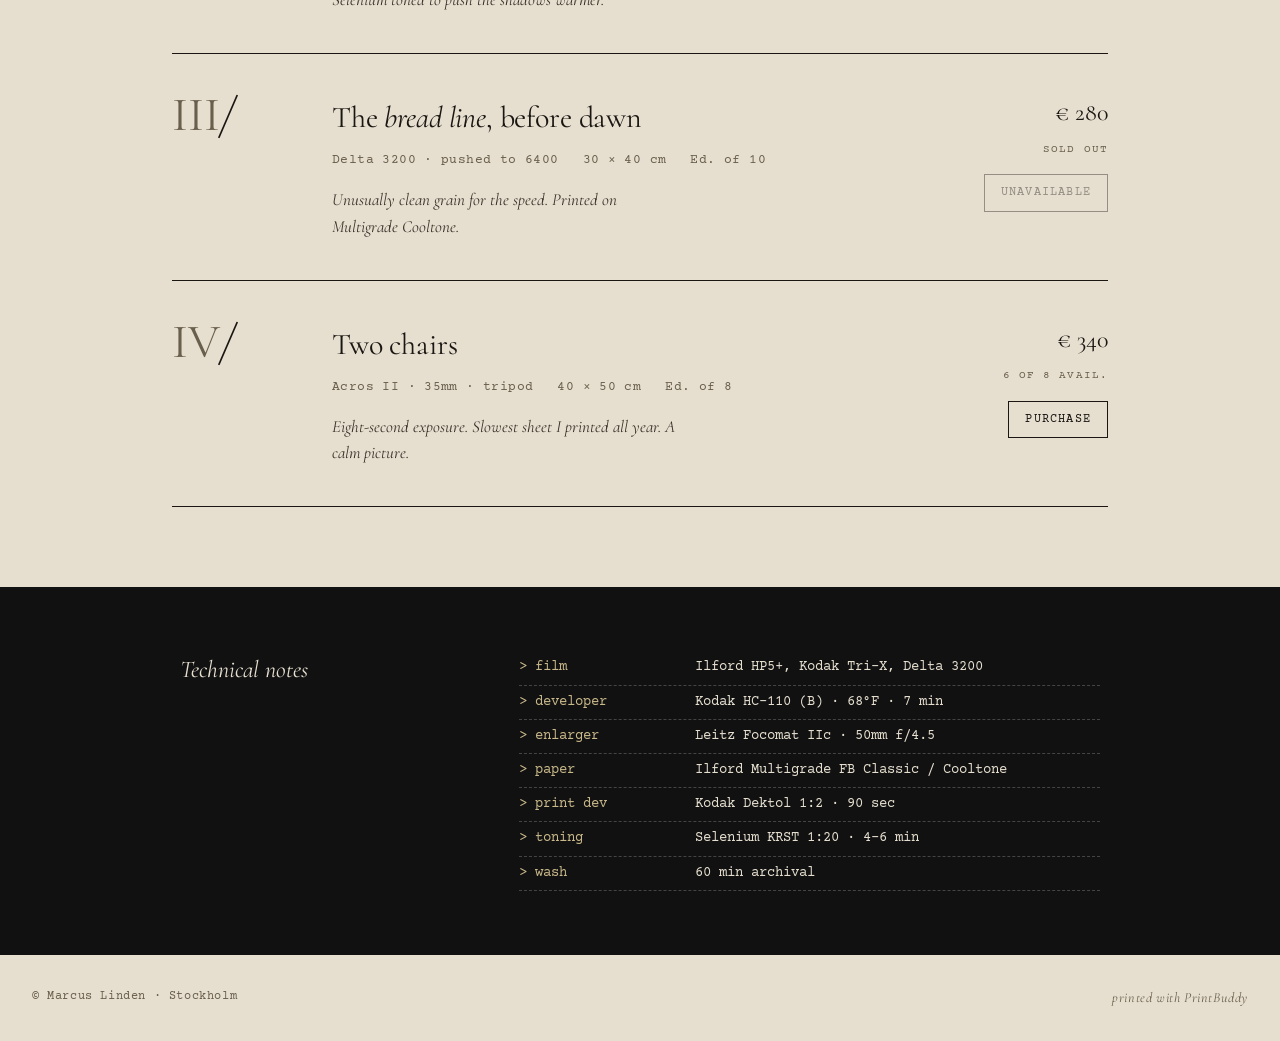
<file: stores/marcus-linden.html>
<!DOCTYPE html>
<html lang="en">
<head>
    <meta charset="UTF-8">
    <meta name="viewport" content="width=device-width, initial-scale=1.0">
    <title>Marcus Linden — Silver Gelatin Prints</title>
    <link rel="preconnect" href="https://fonts.googleapis.com">
    <link rel="preconnect" href="https://fonts.gstatic.com" crossorigin>
    <link href="https://fonts.googleapis.com/css2?family=Cormorant:ital,wght@0,400;1,400&family=Courier+Prime:wght@400;700&display=swap" rel="stylesheet">
    <style>
        *, *::before, *::after { margin: 0; padding: 0; box-sizing: border-box; }

        :root {
            --bg: #e6dfd0;
            --film: #111;
            --ink: #1a1612;
            --muted: #6a5f4c;
            --serif: 'Cormorant', Georgia, serif;
            --mono: 'Courier Prime', monospace;
        }

        html { font-size: 16px; -webkit-font-smoothing: antialiased; }

        body {
            background: var(--bg);
            color: var(--ink);
            font-family: var(--mono);
            line-height: 1.6;
        }

        /* ── HEADER ── */
        header {
            padding: 1.5rem 2rem;
            border-bottom: 1px solid var(--ink);
            display: flex;
            justify-content: space-between;
            align-items: center;
        }

        .brand {
            font-family: var(--serif);
            font-size: 1.5rem;
            font-weight: 400;
            letter-spacing: 0.02em;
        }

        .brand .small {
            font-family: var(--mono);
            font-size: 0.75rem;
            letter-spacing: 0.1em;
            color: var(--muted);
            margin-left: 0.5rem;
        }

        .nav {
            display: flex;
            gap: 2rem;
            font-family: var(--mono);
            font-size: 0.8125rem;
            letter-spacing: 0.05em;
        }

        .nav a {
            color: var(--ink);
            text-decoration: none;
            border-bottom: 1px solid transparent;
        }

        .nav a:hover { border-color: var(--ink); }

        /* ── COVER ── */
        .cover {
            padding: 5rem 2rem 4rem;
            max-width: 920px;
            margin: 0 auto;
            text-align: center;
        }

        .cover .meta-row {
            display: flex;
            justify-content: space-between;
            font-size: 0.75rem;
            letter-spacing: 0.1em;
            color: var(--muted);
            margin-bottom: 3rem;
            text-transform: uppercase;
        }

        .cover h1 {
            font-family: var(--serif);
            font-size: clamp(3rem, 6vw, 5.5rem);
            font-weight: 400;
            line-height: 1.05;
            letter-spacing: -0.01em;
            margin-bottom: 2rem;
        }

        .cover h1 em { font-style: italic; }

        .cover .sub {
            font-family: var(--serif);
            font-style: italic;
            font-size: 1.25rem;
            max-width: 50ch;
            margin: 0 auto;
            color: #3a3228;
        }

        /* ── FILM STRIP ── */
        .strip-wrap {
            padding: 3rem 0;
            overflow-x: auto;
            background: var(--film);
            border-top: 1px solid var(--ink);
            border-bottom: 1px solid var(--ink);
        }

        .strip {
            display: flex;
            gap: 0;
            padding: 1rem 2rem;
            min-width: min-content;
        }

        .strip-frame {
            flex: 0 0 280px;
            position: relative;
        }

        .strip-frame::before,
        .strip-frame::after {
            content: '';
            position: absolute;
            left: 0;
            right: 0;
            height: 1.25rem;
            display: block;
            background-image: repeating-linear-gradient(
                90deg,
                #e6dfd0 0 14px,
                #111 14px 22px
            );
        }

        .strip-frame::before { top: 0; }
        .strip-frame::after { bottom: 0; }

        .strip-photo {
            margin: 2rem 0.375rem;
            aspect-ratio: 3/2;
            background: #222;
            cursor: pointer;
            transition: transform 0.3s;
            border: 2px solid #e6dfd0;
        }

        .strip-photo:hover { transform: scale(0.98); }

        .sp1 { background: linear-gradient(160deg, #444 0%, #1a1a1a 60%, #2e2e2e 100%); }
        .sp2 { background: linear-gradient(200deg, #2a2a2a 0%, #555 40%, #111 100%); }
        .sp3 { background: linear-gradient(140deg, #333 0%, #1e1e1e 50%, #444 100%); }
        .sp4 { background: linear-gradient(180deg, #222 0%, #4a4a4a 30%, #111 100%); }
        .sp5 { background: linear-gradient(210deg, #3a3a3a 0%, #1a1a1a 60%, #555 100%); }
        .sp6 { background: linear-gradient(120deg, #2e2e2e 0%, #555 40%, #1a1a1a 80%); }

        .strip-label {
            position: absolute;
            bottom: 0.25rem;
            left: 0.5rem;
            font-family: var(--mono);
            font-size: 0.625rem;
            color: #c8b88a;
            letter-spacing: 0.1em;
            z-index: 2;
        }

        .strip-label .num {
            background: #c13a2a;
            color: #e6dfd0;
            padding: 0 0.25rem;
            margin-right: 0.25rem;
        }

        /* ── CATALOG ENTRIES ── */
        .catalog {
            padding: 5rem 2rem;
            max-width: 1000px;
            margin: 0 auto;
        }

        .catalog-intro {
            font-family: var(--serif);
            font-style: italic;
            font-size: 1.25rem;
            max-width: 50ch;
            margin-bottom: 4rem;
            color: #3a3228;
        }

        .entry {
            padding: 2.5rem 0;
            border-top: 1px solid var(--ink);
            display: grid;
            grid-template-columns: 120px 1fr auto;
            gap: 2.5rem;
            align-items: start;
        }

        .entry:last-child { border-bottom: 1px solid var(--ink); }

        .entry-num {
            font-family: var(--serif);
            font-size: 3rem;
            font-weight: 400;
            line-height: 0.9;
            color: var(--muted);
        }

        .entry-num .slash {
            color: var(--ink);
            font-style: italic;
        }

        .entry-body h2 {
            font-family: var(--serif);
            font-size: 1.875rem;
            font-weight: 400;
            margin-bottom: 0.5rem;
            letter-spacing: -0.005em;
        }

        .entry-body h2 em { font-style: italic; }

        .entry-body .details {
            font-family: var(--mono);
            font-size: 0.8125rem;
            color: var(--muted);
            letter-spacing: 0.03em;
            margin-bottom: 1rem;
            display: flex;
            gap: 1.5rem;
            flex-wrap: wrap;
        }

        .entry-body p {
            font-family: var(--serif);
            font-style: italic;
            font-size: 1.0625rem;
            max-width: 50ch;
            color: #3a3228;
            line-height: 1.55;
        }

        .entry-price {
            text-align: right;
            font-family: var(--mono);
        }

        .entry-price .amount {
            font-family: var(--serif);
            font-size: 1.5rem;
            font-weight: 400;
            display: block;
            margin-bottom: 0.5rem;
        }

        .entry-price .avail {
            font-size: 0.6875rem;
            letter-spacing: 0.1em;
            color: var(--muted);
            text-transform: uppercase;
            margin-bottom: 1rem;
        }

        .entry-price .buy {
            display: inline-block;
            padding: 0.5rem 1rem;
            border: 1px solid var(--ink);
            color: var(--ink);
            text-decoration: none;
            font-size: 0.75rem;
            letter-spacing: 0.1em;
            text-transform: uppercase;
        }

        .entry-price .buy:hover {
            background: var(--ink);
            color: var(--bg);
        }

        /* ── TECH NOTES ── */
        .notes {
            padding: 4rem 2rem;
            background: var(--film);
            color: var(--bg);
        }

        .notes-grid {
            max-width: 920px;
            margin: 0 auto;
            display: grid;
            grid-template-columns: 1fr 2fr;
            gap: 3rem;
            align-items: start;
        }

        .notes h3 {
            font-family: var(--serif);
            font-size: 1.5rem;
            font-weight: 400;
            font-style: italic;
        }

        .notes-text {
            font-family: var(--mono);
            font-size: 0.875rem;
            line-height: 1.8;
        }

        .notes-text p + p { margin-top: 1rem; }

        .notes-text .line {
            display: block;
            padding: 0.25rem 0;
            border-bottom: 1px dashed #444;
        }

        .notes-text .line b {
            display: inline-block;
            width: 11rem;
            color: #c8b88a;
            font-weight: 400;
        }

        /* ── FOOTER ── */
        footer {
            padding: 2rem;
            display: flex;
            justify-content: space-between;
            font-size: 0.75rem;
            letter-spacing: 0.05em;
            color: var(--muted);
        }

        footer a {
            color: var(--muted);
            text-decoration: none;
            font-family: var(--serif);
            font-style: italic;
            font-size: 0.875rem;
        }

        @media (max-width: 800px) {
            .cover { padding: 3rem 1.5rem 2rem; }
            .catalog { padding: 3rem 1.5rem; }
            .notes { padding: 3rem 1.5rem; }
            .notes-grid { grid-template-columns: 1fr; gap: 1.5rem; }
            .entry { grid-template-columns: auto 1fr; gap: 1rem; }
            .entry-price { grid-column: 1 / -1; text-align: left; margin-top: 1rem; }
            .strip-frame { flex: 0 0 220px; }
            .nav { gap: 1rem; font-size: 0.75rem; }
            header { padding: 1rem 1.5rem; }
            .brand { font-size: 1.25rem; }
            .cover .meta-row { flex-direction: column; gap: 0.5rem; text-align: left; align-items: flex-start; }
        }
    </style>
</head>
<body>

    <header>
        <div class="brand">Marcus Linden<span class="small">/ Silver Prints</span></div>
        <nav class="nav">
            <a href="#strip">Contact Sheet</a>
            <a href="#catalog">Catalog</a>
            <a href="#notes">Process</a>
        </nav>
    </header>

    <section class="cover">
        <div class="meta-row">
            <span>Darkroom Series № IX</span>
            <span>Printed 2024 — 2025</span>
        </div>
        <h1>Negatives<br>from a <em>cold year</em>.</h1>
        <p class="sub">Twelve silver gelatin prints, hand-printed on Ilford Multigrade, selenium-toned, from 35mm negatives exposed between January and March 2023.</p>
    </section>

    <section class="strip-wrap" id="strip">
        <div class="strip">
            <div class="strip-frame">
                <div class="strip-photo sp1"></div>
                <span class="strip-label"><span class="num">→</span>08A</span>
            </div>
            <div class="strip-frame">
                <div class="strip-photo sp2"></div>
                <span class="strip-label">09</span>
            </div>
            <div class="strip-frame">
                <div class="strip-photo sp3"></div>
                <span class="strip-label"><span class="num">→</span>10A</span>
            </div>
            <div class="strip-frame">
                <div class="strip-photo sp4"></div>
                <span class="strip-label">11</span>
            </div>
            <div class="strip-frame">
                <div class="strip-photo sp5"></div>
                <span class="strip-label">12</span>
            </div>
            <div class="strip-frame">
                <div class="strip-photo sp6"></div>
                <span class="strip-label"><span class="num">→</span>13A</span>
            </div>
        </div>
    </section>

    <section class="catalog" id="catalog">
        <p class="catalog-intro">Each print is exposed by hand under a Leitz Focomat enlarger, developed in Kodak Dektol, fixed, selenium-toned, washed for one hour. Signed and stamped on the verso.</p>

        <div class="entry">
            <div class="entry-num">I<span class="slash">/</span></div>
            <div class="entry-body">
                <h2>A room in <em>Vilnius</em></h2>
                <div class="details">
                    <span>HP5+ · 35mm · 1/60 f/2.8</span>
                    <span>30 × 40 cm</span>
                    <span>Ed. of 10</span>
                </div>
                <p>First frame of the roll. Printed at grade 3, dodged the ceiling.</p>
            </div>
            <div class="entry-price">
                <span class="amount">€ 280</span>
                <div class="avail">4 of 10 avail.</div>
                <a class="buy" href="#">Purchase</a>
            </div>
        </div>

        <div class="entry">
            <div class="entry-num">II<span class="slash">/</span></div>
            <div class="entry-body">
                <h2>February window</h2>
                <div class="details">
                    <span>Tri-X · 35mm · 1/30 f/4</span>
                    <span>40 × 50 cm</span>
                    <span>Ed. of 8</span>
                </div>
                <p>Snow stopped light for a full second before the shutter. Selenium toned to push the shadows warmer.</p>
            </div>
            <div class="entry-price">
                <span class="amount">€ 340</span>
                <div class="avail">2 of 8 avail.</div>
                <a class="buy" href="#">Purchase</a>
            </div>
        </div>

        <div class="entry">
            <div class="entry-num">III<span class="slash">/</span></div>
            <div class="entry-body">
                <h2>The <em>bread line</em>, before dawn</h2>
                <div class="details">
                    <span>Delta 3200 · pushed to 6400</span>
                    <span>30 × 40 cm</span>
                    <span>Ed. of 10</span>
                </div>
                <p>Unusually clean grain for the speed. Printed on Multigrade Cooltone.</p>
            </div>
            <div class="entry-price">
                <span class="amount">€ 280</span>
                <div class="avail">Sold out</div>
                <a class="buy" href="#" style="opacity:0.4;pointer-events:none">Unavailable</a>
            </div>
        </div>

        <div class="entry">
            <div class="entry-num">IV<span class="slash">/</span></div>
            <div class="entry-body">
                <h2>Two chairs</h2>
                <div class="details">
                    <span>Acros II · 35mm · tripod</span>
                    <span>40 × 50 cm</span>
                    <span>Ed. of 8</span>
                </div>
                <p>Eight-second exposure. Slowest sheet I printed all year. A calm picture.</p>
            </div>
            <div class="entry-price">
                <span class="amount">€ 340</span>
                <div class="avail">6 of 8 avail.</div>
                <a class="buy" href="#">Purchase</a>
            </div>
        </div>

    </section>

    <section class="notes" id="notes">
        <div class="notes-grid">
            <h3>Technical notes</h3>
            <div class="notes-text">
                <span class="line"><b>&gt; film</b>Ilford HP5+, Kodak Tri-X, Delta 3200</span>
                <span class="line"><b>&gt; developer</b>Kodak HC-110 (B) · 68°F · 7 min</span>
                <span class="line"><b>&gt; enlarger</b>Leitz Focomat IIc · 50mm f/4.5</span>
                <span class="line"><b>&gt; paper</b>Ilford Multigrade FB Classic / Cooltone</span>
                <span class="line"><b>&gt; print dev</b>Kodak Dektol 1:2 · 90 sec</span>
                <span class="line"><b>&gt; toning</b>Selenium KRST 1:20 · 4–6 min</span>
                <span class="line"><b>&gt; wash</b>60 min archival</span>
            </div>
        </div>
    </section>

    <footer>
        <span>© Marcus Linden · Stockholm</span>
        <a href="/">printed with PrintBuddy</a>
    </footer>

</body>
</html>
</file>
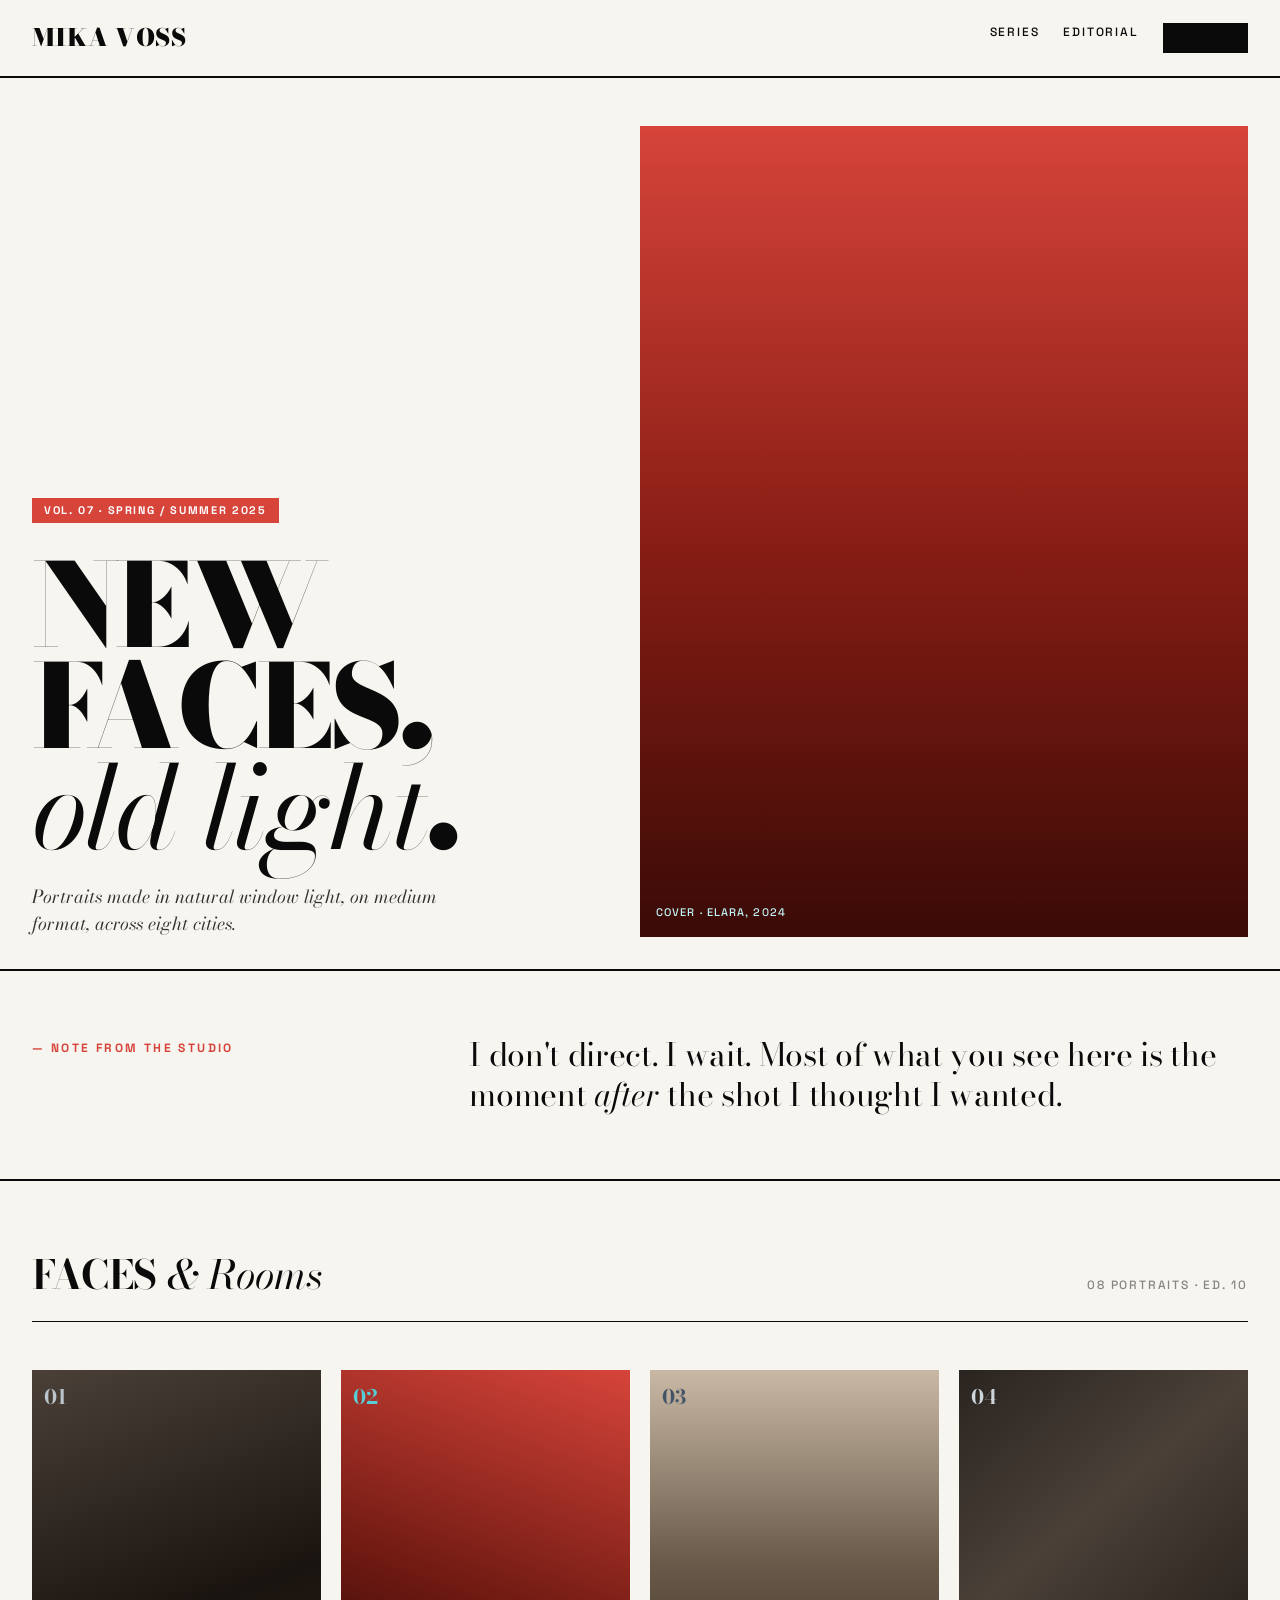
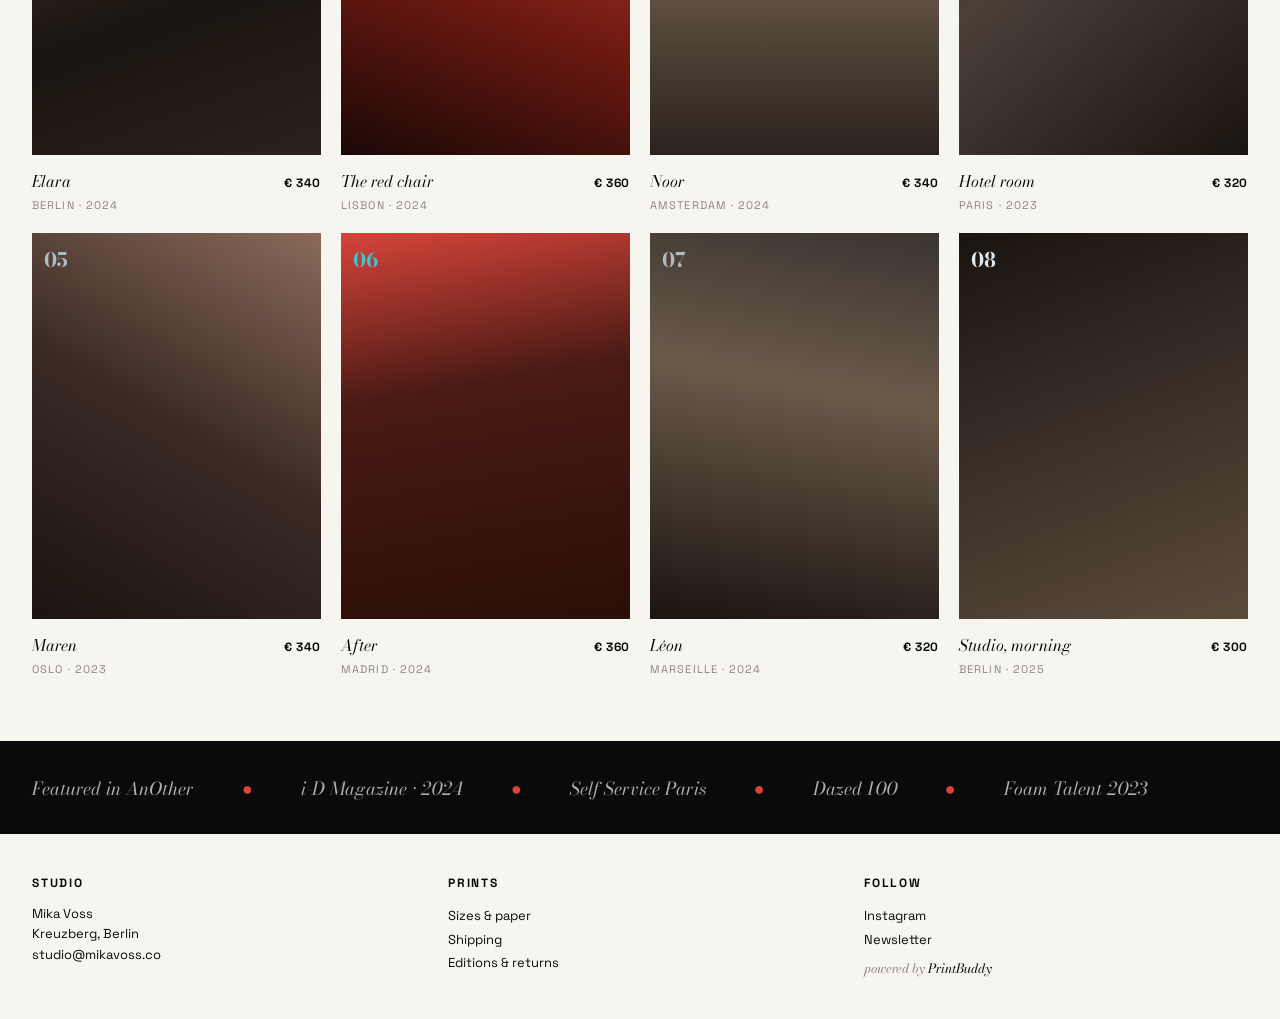
<file: stores/mika-voss.html>
<!DOCTYPE html>
<html lang="en">
<head>
    <meta charset="UTF-8">
    <meta name="viewport" content="width=device-width, initial-scale=1.0">
    <title>MIKA VOSS — Portraits</title>
    <link rel="preconnect" href="https://fonts.googleapis.com">
    <link rel="preconnect" href="https://fonts.gstatic.com" crossorigin>
    <link href="https://fonts.googleapis.com/css2?family=Bodoni+Moda:ital,wght@0,400;0,700;0,900;1,400&family=Space+Grotesk:wght@400;500;700&display=swap" rel="stylesheet">
    <style>
        *, *::before, *::after { margin: 0; padding: 0; box-sizing: border-box; }

        :root {
            --bg: #f7f5f0;
            --ink: #0a0a0a;
            --accent: #d6443a;
            --muted: #888580;
            --line: #e0ddd5;
            --display: 'Bodoni Moda', serif;
            --sans: 'Space Grotesk', -apple-system, sans-serif;
        }

        html { font-size: 16px; -webkit-font-smoothing: antialiased; }

        body {
            background: var(--bg);
            color: var(--ink);
            font-family: var(--sans);
            font-weight: 400;
            line-height: 1.5;
        }

        /* ── NAV ── */
        nav {
            padding: 1.25rem 2rem;
            display: flex;
            justify-content: space-between;
            align-items: center;
            border-bottom: 2px solid var(--ink);
            background: var(--bg);
            position: sticky; top: 0; z-index: 10;
        }

        .brand {
            font-family: var(--display);
            font-weight: 900;
            font-size: 1.5rem;
            letter-spacing: 0.02em;
        }

        .nav-links {
            display: flex;
            gap: 1.5rem;
            font-size: 0.75rem;
            font-weight: 500;
            letter-spacing: 0.15em;
            text-transform: uppercase;
        }

        .nav-links a {
            color: var(--ink);
            text-decoration: none;
        }

        .cart-link {
            background: var(--ink);
            color: var(--bg);
            padding: 0.375rem 0.75rem;
        }

        /* ── COVER ── */
        .cover {
            padding: 3rem 2rem 2rem;
            display: grid;
            grid-template-columns: 1fr 1fr;
            gap: 0;
            align-items: end;
            border-bottom: 2px solid var(--ink);
        }

        .cover-text {
            padding-right: 3rem;
        }

        .cover-text .issue {
            display: inline-block;
            background: var(--accent);
            color: #fff;
            padding: 0.25rem 0.75rem;
            font-size: 0.6875rem;
            font-weight: 700;
            letter-spacing: 0.15em;
            text-transform: uppercase;
            margin-bottom: 2rem;
        }

        .cover-text h1 {
            font-family: var(--display);
            font-size: clamp(3.5rem, 9vw, 8rem);
            font-weight: 900;
            line-height: 0.88;
            letter-spacing: -0.04em;
            margin-bottom: 1.5rem;
            text-transform: uppercase;
        }

        .cover-text h1 em {
            font-family: var(--display);
            font-weight: 400;
            font-style: italic;
            text-transform: none;
            letter-spacing: -0.02em;
        }

        .cover-text .lede {
            font-family: var(--display);
            font-style: italic;
            font-size: 1.125rem;
            max-width: 38ch;
            line-height: 1.5;
            color: #333;
        }

        .cover-image {
            aspect-ratio: 3/4;
            background: linear-gradient(180deg, #d6443a 0%, #8a1e15 50%, #3a0a06 100%);
            position: relative;
        }

        .cover-image::after {
            content: 'Cover · Elara, 2024';
            position: absolute;
            bottom: 1rem;
            left: 1rem;
            font-size: 0.6875rem;
            font-weight: 500;
            letter-spacing: 0.1em;
            text-transform: uppercase;
            color: #fff;
            mix-blend-mode: difference;
        }

        /* ── MANIFESTO ── */
        .manifesto {
            padding: 4rem 2rem;
            border-bottom: 2px solid var(--ink);
            display: grid;
            grid-template-columns: 1fr 2fr;
            gap: 3rem;
            align-items: start;
        }

        .manifesto .label {
            font-size: 0.75rem;
            font-weight: 700;
            letter-spacing: 0.2em;
            text-transform: uppercase;
            color: var(--accent);
        }

        .manifesto p {
            font-family: var(--display);
            font-weight: 400;
            font-size: 2rem;
            line-height: 1.25;
            letter-spacing: -0.01em;
        }

        .manifesto p em { font-style: italic; }

        /* ── SERIES ── */
        .series {
            padding: 4rem 2rem;
            border-bottom: 2px solid var(--ink);
        }

        .series-head {
            display: flex;
            justify-content: space-between;
            align-items: baseline;
            margin-bottom: 3rem;
            padding-bottom: 1rem;
            border-bottom: 1px solid var(--ink);
        }

        .series-head h2 {
            font-family: var(--display);
            font-size: 2.5rem;
            font-weight: 700;
            text-transform: uppercase;
            letter-spacing: -0.01em;
        }

        .series-head h2 em {
            font-family: var(--display);
            font-style: italic;
            font-weight: 400;
            text-transform: none;
        }

        .series-head .tag {
            font-size: 0.75rem;
            font-weight: 500;
            letter-spacing: 0.15em;
            text-transform: uppercase;
            color: var(--muted);
        }

        .grid {
            display: grid;
            grid-template-columns: repeat(4, 1fr);
            gap: 1.25rem;
        }

        .shot {
            cursor: pointer;
        }

        .shot-image {
            aspect-ratio: 3/4;
            position: relative;
            overflow: hidden;
            margin-bottom: 0.875rem;
            transition: transform 0.3s;
        }

        .shot:hover .shot-image {
            transform: scale(0.98);
        }

        .shot-num {
            position: absolute;
            top: 0.75rem;
            left: 0.75rem;
            color: #fff;
            font-family: var(--display);
            font-weight: 700;
            font-size: 1.25rem;
            mix-blend-mode: difference;
            z-index: 2;
        }

        .m1 { background: linear-gradient(160deg, #4a4038 0%, #1a1410 60%, #2a221c 100%); }
        .m2 { background: linear-gradient(200deg, #d6443a 0%, #6a1810 60%, #1a0806 100%); }
        .m3 { background: linear-gradient(180deg, #c8b8a4 0%, #6a5a4a 50%, #2a221c 100%); }
        .m4 { background: linear-gradient(140deg, #2a2420 0%, #4a4038 40%, #1a1410 100%); }
        .m5 { background: linear-gradient(210deg, #8a6a5a 0%, #3a2a24 50%, #1a1410 100%); }
        .m6 { background: linear-gradient(170deg, #d6443a 0%, #4a1a14 40%, #2a0e08 100%); }
        .m7 { background: linear-gradient(190deg, #3a3430 0%, #6a5a4a 40%, #1a1410 100%); }
        .m8 { background: linear-gradient(160deg, #1a1410 0%, #3a3028 50%, #5a4a3a 100%); }

        .shot-info {
            display: flex;
            justify-content: space-between;
            align-items: baseline;
            gap: 0.5rem;
        }

        .shot-name {
            font-family: var(--display);
            font-style: italic;
            font-size: 1rem;
            font-weight: 400;
        }

        .shot-price {
            font-size: 0.75rem;
            font-weight: 700;
            letter-spacing: 0.05em;
        }

        .shot-year {
            font-size: 0.6875rem;
            letter-spacing: 0.1em;
            text-transform: uppercase;
            color: var(--muted);
            margin-top: 0.25rem;
        }

        /* ── PRESS STRIP ── */
        .press {
            padding: 2rem;
            background: var(--ink);
            color: var(--bg);
            overflow: hidden;
            white-space: nowrap;
        }

        .press-track {
            display: flex;
            gap: 3rem;
            align-items: center;
            font-family: var(--display);
            font-style: italic;
            font-size: 1.125rem;
        }

        .press-track span { color: var(--bg); opacity: 0.7; }
        .press-track .dot { color: var(--accent); opacity: 1; font-style: normal; }

        /* ── FOOTER ── */
        footer {
            padding: 2.5rem 2rem;
            display: grid;
            grid-template-columns: repeat(3, 1fr);
            gap: 2rem;
            font-size: 0.8125rem;
        }

        footer h4 {
            font-size: 0.75rem;
            font-weight: 700;
            letter-spacing: 0.15em;
            text-transform: uppercase;
            margin-bottom: 0.75rem;
        }

        footer a {
            color: var(--ink);
            text-decoration: none;
            display: block;
            padding: 0.125rem 0;
        }

        footer a:hover { color: var(--accent); }

        .powered {
            font-family: var(--display);
            font-style: italic;
            color: var(--muted);
            margin-top: 0.5rem;
        }

        @media (max-width: 800px) {
            .cover { grid-template-columns: 1fr; padding: 2rem 1.5rem; }
            .cover-text { padding-right: 0; padding-bottom: 2rem; }
            .manifesto { grid-template-columns: 1fr; padding: 3rem 1.5rem; gap: 1.5rem; }
            .manifesto p { font-size: 1.5rem; }
            .series { padding: 3rem 1.5rem; }
            .series-head h2 { font-size: 1.75rem; }
            .grid { grid-template-columns: repeat(2, 1fr); }
            footer { grid-template-columns: 1fr; padding: 2rem 1.5rem; }
            nav { padding: 1rem 1.5rem; }
            .nav-links { gap: 0.75rem; font-size: 0.6875rem; }
        }
    </style>
</head>
<body>

    <nav>
        <div class="brand">MIKA VOSS</div>
        <div class="nav-links">
            <a href="#series">Series</a>
            <a href="#">Editorial</a>
            <a href="#" class="cart-link">Cart · 0</a>
        </div>
    </nav>

    <section class="cover">
        <div class="cover-text">
            <span class="issue">Vol. 07 · Spring / Summer 2025</span>
            <h1>New<br>faces,<br><em>old light</em>.</h1>
            <p class="lede">Portraits made in natural window light, on medium format, across eight cities.</p>
        </div>
        <div class="cover-image"></div>
    </section>

    <section class="manifesto">
        <div>
            <span class="label">— Note from the studio</span>
        </div>
        <p>I don't direct. I wait. Most of what you see here is the moment <em>after</em> the shot I thought I wanted.</p>
    </section>

    <section class="series" id="series">
        <div class="series-head">
            <h2>Faces <em>& Rooms</em></h2>
            <span class="tag">08 portraits · Ed. 10</span>
        </div>

        <div class="grid">
            <div class="shot">
                <div class="shot-image m1"><span class="shot-num">01</span></div>
                <div class="shot-info">
                    <span class="shot-name">Elara</span>
                    <span class="shot-price">€ 340</span>
                </div>
                <div class="shot-year">Berlin · 2024</div>
            </div>
            <div class="shot">
                <div class="shot-image m2"><span class="shot-num">02</span></div>
                <div class="shot-info">
                    <span class="shot-name">The red chair</span>
                    <span class="shot-price">€ 360</span>
                </div>
                <div class="shot-year">Lisbon · 2024</div>
            </div>
            <div class="shot">
                <div class="shot-image m3"><span class="shot-num">03</span></div>
                <div class="shot-info">
                    <span class="shot-name">Noor</span>
                    <span class="shot-price">€ 340</span>
                </div>
                <div class="shot-year">Amsterdam · 2024</div>
            </div>
            <div class="shot">
                <div class="shot-image m4"><span class="shot-num">04</span></div>
                <div class="shot-info">
                    <span class="shot-name">Hotel room</span>
                    <span class="shot-price">€ 320</span>
                </div>
                <div class="shot-year">Paris · 2023</div>
            </div>
            <div class="shot">
                <div class="shot-image m5"><span class="shot-num">05</span></div>
                <div class="shot-info">
                    <span class="shot-name">Maren</span>
                    <span class="shot-price">€ 340</span>
                </div>
                <div class="shot-year">Oslo · 2023</div>
            </div>
            <div class="shot">
                <div class="shot-image m6"><span class="shot-num">06</span></div>
                <div class="shot-info">
                    <span class="shot-name">After</span>
                    <span class="shot-price">€ 360</span>
                </div>
                <div class="shot-year">Madrid · 2024</div>
            </div>
            <div class="shot">
                <div class="shot-image m7"><span class="shot-num">07</span></div>
                <div class="shot-info">
                    <span class="shot-name">Léon</span>
                    <span class="shot-price">€ 320</span>
                </div>
                <div class="shot-year">Marseille · 2024</div>
            </div>
            <div class="shot">
                <div class="shot-image m8"><span class="shot-num">08</span></div>
                <div class="shot-info">
                    <span class="shot-name">Studio, morning</span>
                    <span class="shot-price">€ 300</span>
                </div>
                <div class="shot-year">Berlin · 2025</div>
            </div>
        </div>
    </section>

    <section class="press">
        <div class="press-track">
            <span>Featured in AnOther</span>
            <span class="dot">●</span>
            <span>i-D Magazine · 2024</span>
            <span class="dot">●</span>
            <span>Self Service Paris</span>
            <span class="dot">●</span>
            <span>Dazed 100</span>
            <span class="dot">●</span>
            <span>Foam Talent 2023</span>
        </div>
    </section>

    <footer>
        <div>
            <h4>Studio</h4>
            <div>Mika Voss</div>
            <div>Kreuzberg, Berlin</div>
            <a href="mailto:studio@mikavoss.co">studio@mikavoss.co</a>
        </div>
        <div>
            <h4>Prints</h4>
            <a href="#">Sizes & paper</a>
            <a href="#">Shipping</a>
            <a href="#">Editions & returns</a>
        </div>
        <div>
            <h4>Follow</h4>
            <a href="#">Instagram</a>
            <a href="#">Newsletter</a>
            <div class="powered">powered by <a href="/" style="display:inline;">PrintBuddy</a></div>
        </div>
    </footer>

</body>
</html>
</file>
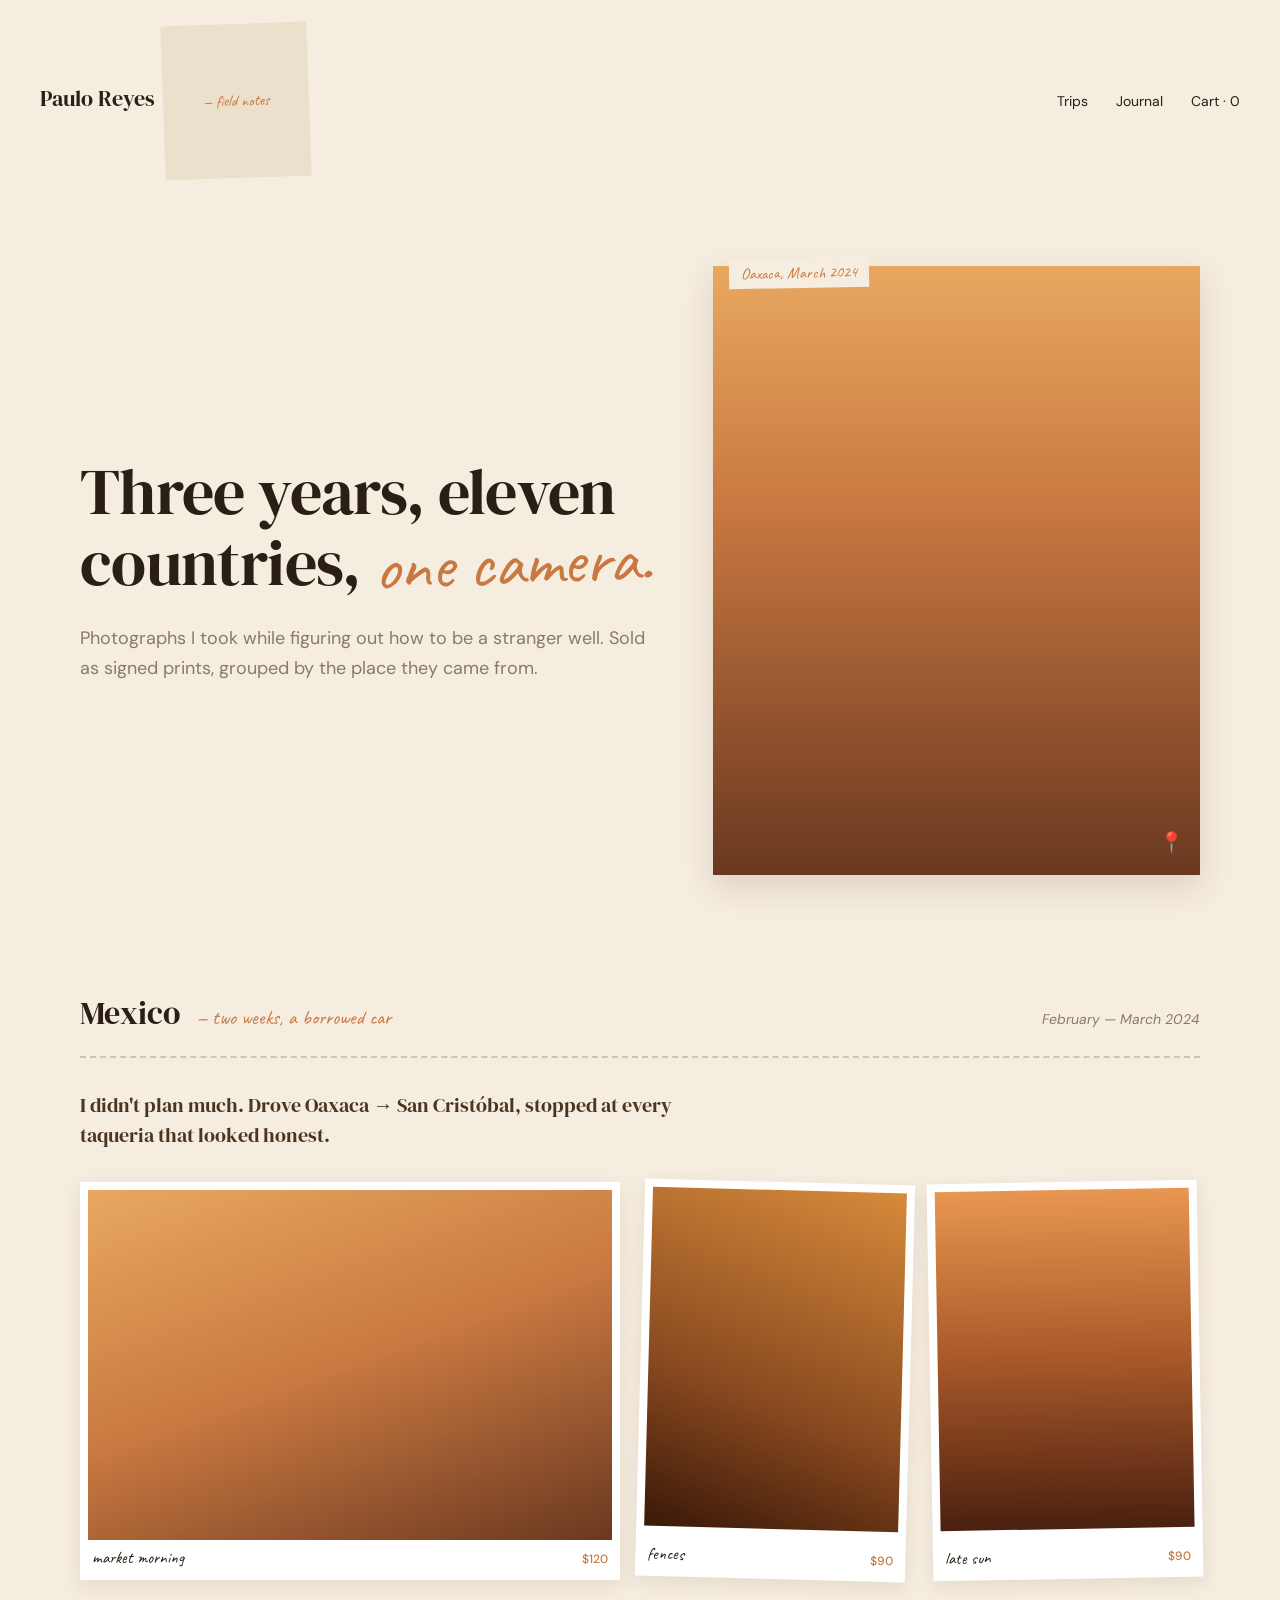
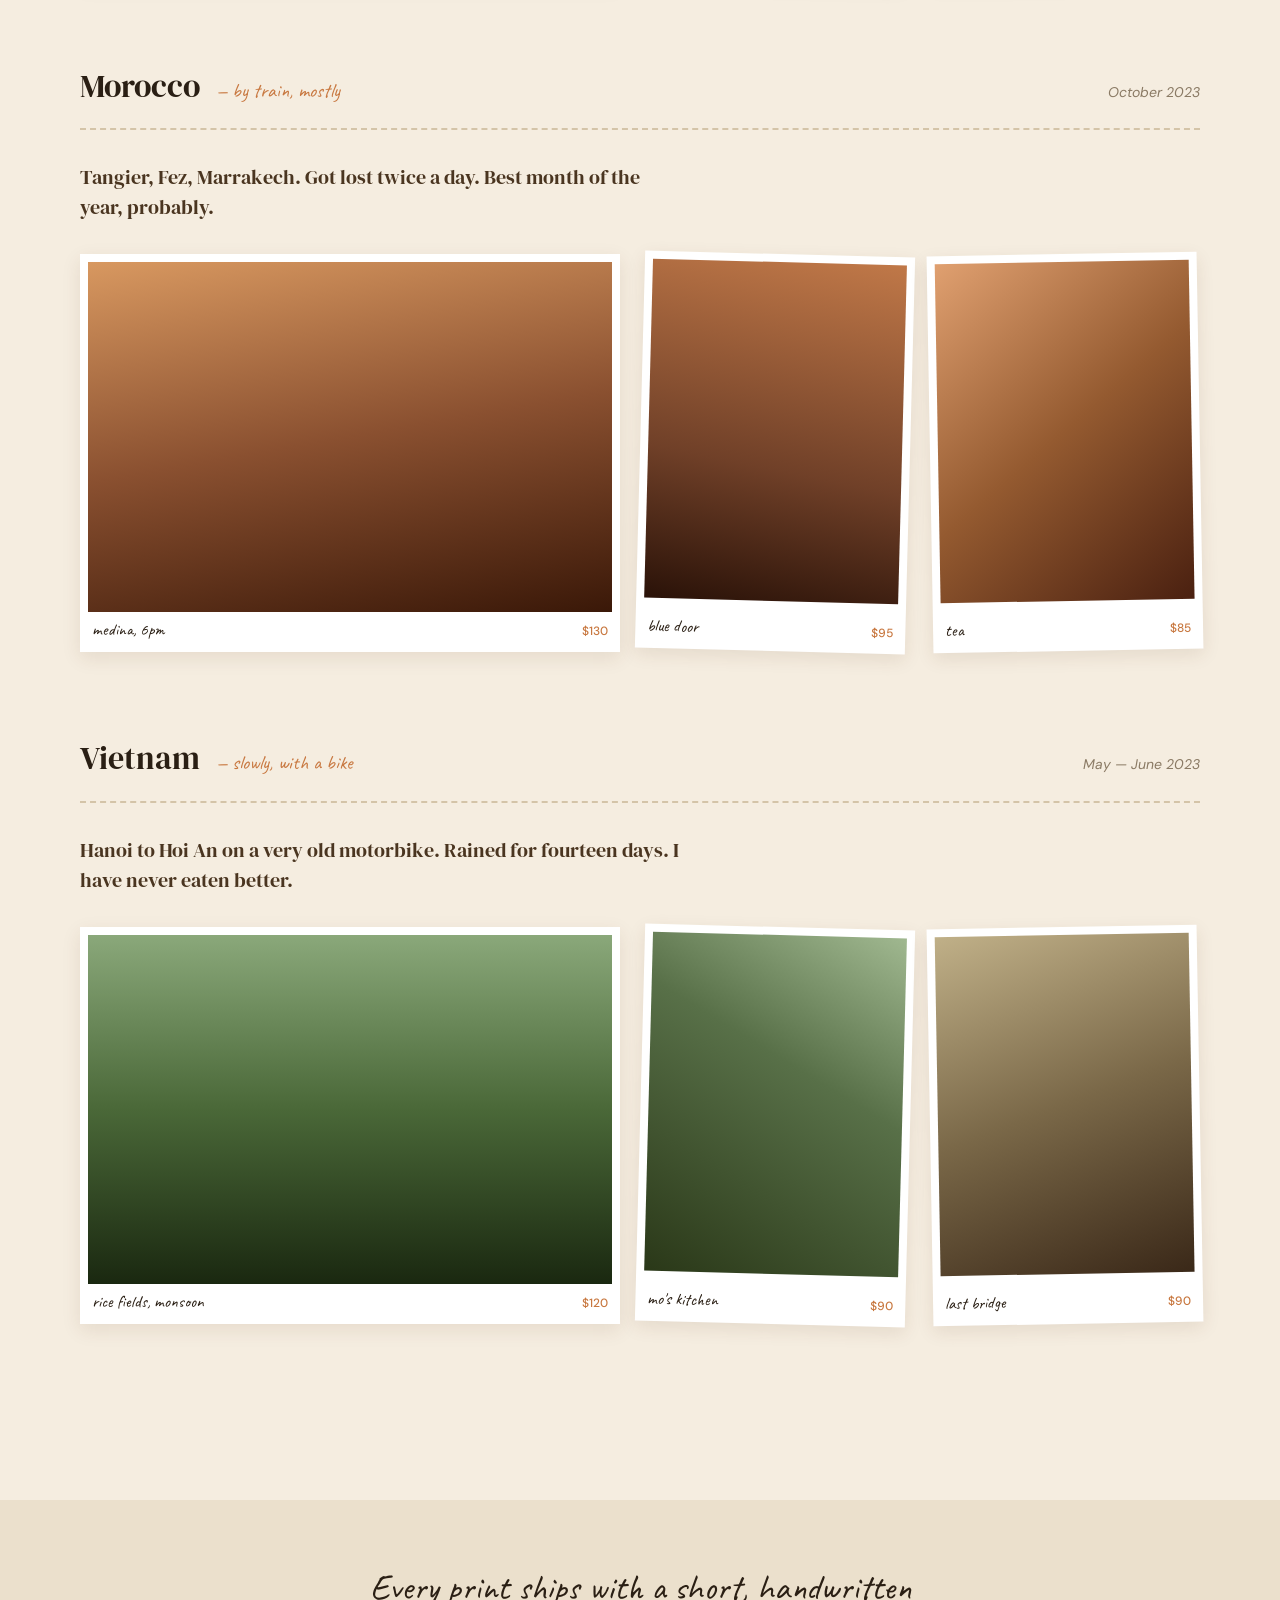
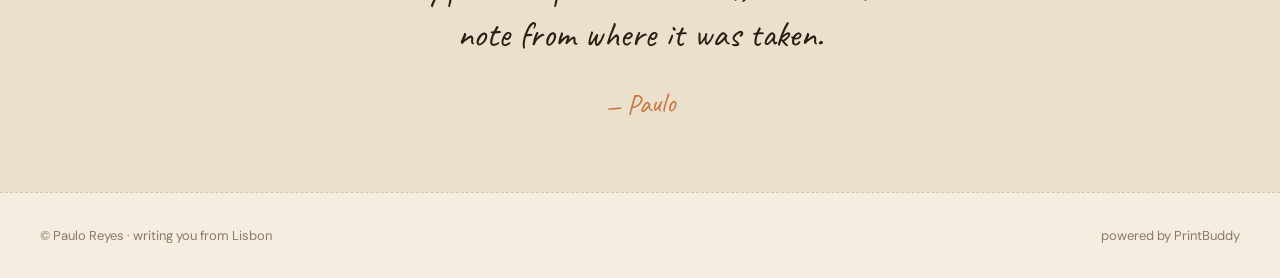
<file: stores/paulo-reyes.html>
<!DOCTYPE html>
<html lang="en">
<head>
    <meta charset="UTF-8">
    <meta name="viewport" content="width=device-width, initial-scale=1.0">
    <title>Paulo Reyes — Field Notes</title>
    <link rel="preconnect" href="https://fonts.googleapis.com">
    <link rel="preconnect" href="https://fonts.gstatic.com" crossorigin>
    <link href="https://fonts.googleapis.com/css2?family=DM+Serif+Display&family=DM+Sans:wght@300;400;500&family=Caveat:wght@400;600&display=swap" rel="stylesheet">
    <style>
        *, *::before, *::after { margin: 0; padding: 0; box-sizing: border-box; }

        :root {
            --bg: #f5ede0;
            --paper: #ebe0cc;
            --ink: #2a1f14;
            --warm: #c87840;
            --muted: #8a7a64;
            --line: #d4c4a8;
            --serif: 'DM Serif Display', Georgia, serif;
            --sans: 'DM Sans', -apple-system, sans-serif;
            --hand: 'Caveat', cursive;
        }

        html { font-size: 16px; -webkit-font-smoothing: antialiased; }

        body {
            background: var(--bg);
            color: var(--ink);
            font-family: var(--sans);
            font-weight: 400;
            line-height: 1.65;
        }

        /* ── HEADER ── */
        header {
            padding: 1.5rem 2.5rem;
            display: flex;
            justify-content: space-between;
            align-items: center;
        }

        .brand {
            display: flex;
            align-items: baseline;
            gap: 0.5rem;
        }

        .brand .name {
            font-family: var(--serif);
            font-size: 1.375rem;
        }

        .brand .note {
            font-family: var(--hand);
            font-size: 1rem;
            color: var(--warm);
            transform: rotate(-2deg);
        }

        nav {
            display: flex;
            gap: 1.75rem;
            font-size: 0.875rem;
        }

        nav a { color: var(--ink); text-decoration: none; }
        nav a:hover { color: var(--warm); }

        /* ── HERO ── */
        .hero {
            padding: 4rem 2.5rem 3rem;
            max-width: 1200px;
            margin: 0 auto;
            display: grid;
            grid-template-columns: 1.2fr 1fr;
            gap: 3rem;
            align-items: center;
        }

        .hero h1 {
            font-family: var(--serif);
            font-size: clamp(2.5rem, 5vw, 4.5rem);
            font-weight: 400;
            line-height: 1.05;
            margin-bottom: 1.5rem;
            letter-spacing: -0.01em;
        }

        .hero h1 .hand {
            font-family: var(--hand);
            color: var(--warm);
            font-size: 1.1em;
            display: inline-block;
            transform: rotate(-2deg);
        }

        .hero p {
            font-size: 1.125rem;
            color: var(--muted);
            max-width: 48ch;
            line-height: 1.7;
        }

        .hero-photo {
            aspect-ratio: 4/5;
            background: linear-gradient(180deg, #e8a860 0%, #c87840 40%, #6a3820 100%);
            position: relative;
            box-shadow: 0 12px 30px rgba(90,50,20,0.15);
        }

        .hero-photo::before {
            content: 'Oaxaca, March 2024';
            position: absolute;
            top: -0.5rem;
            left: 1rem;
            background: var(--bg);
            padding: 0.125rem 0.75rem;
            font-family: var(--hand);
            font-size: 1rem;
            color: var(--warm);
            transform: rotate(-1deg);
        }

        .hero-photo::after {
            content: '📍';
            position: absolute;
            bottom: 1rem;
            right: 1rem;
            font-size: 1.25rem;
        }

        /* ── TRIPS (grouped by location) ── */
        .trips {
            padding: 4rem 2.5rem 6rem;
            max-width: 1200px;
            margin: 0 auto;
        }

        .trip {
            margin-bottom: 5rem;
        }

        .trip-head {
            display: flex;
            justify-content: space-between;
            align-items: baseline;
            margin-bottom: 2rem;
            padding-bottom: 1rem;
            border-bottom: 2px dashed var(--line);
        }

        .trip-title {
            display: flex;
            align-items: baseline;
            gap: 1rem;
        }

        .trip-title h2 {
            font-family: var(--serif);
            font-size: 2rem;
            font-weight: 400;
        }

        .trip-title .pin {
            font-family: var(--hand);
            font-size: 1.25rem;
            color: var(--warm);
        }

        .trip-date {
            font-size: 0.875rem;
            color: var(--muted);
            font-style: italic;
        }

        .trip-intro {
            font-family: var(--serif);
            font-size: 1.25rem;
            max-width: 60ch;
            margin-bottom: 2rem;
            color: #4a3520;
            line-height: 1.5;
        }

        .trip-grid {
            display: grid;
            grid-template-columns: 2fr 1fr 1fr;
            gap: 1.25rem;
        }

        .polaroid {
            background: #fff;
            padding: 0.5rem 0.5rem 2.5rem;
            box-shadow: 0 6px 18px rgba(90,50,20,0.1);
            transition: transform 0.3s;
            cursor: pointer;
            position: relative;
        }

        .polaroid:nth-child(3n-1) { transform: rotate(1.5deg); }
        .polaroid:nth-child(3n)   { transform: rotate(-1deg); }

        .polaroid:hover {
            transform: rotate(0) translateY(-4px);
            z-index: 2;
        }

        .polaroid-image {
            aspect-ratio: 3/2;
            width: 100%;
        }

        .polaroid.tall .polaroid-image { aspect-ratio: 3/4; }

        .polaroid .caption {
            position: absolute;
            bottom: 0.5rem;
            left: 0.75rem;
            right: 0.75rem;
            display: flex;
            justify-content: space-between;
            align-items: baseline;
        }

        .polaroid .caption .name {
            font-family: var(--hand);
            font-size: 1.0625rem;
            color: var(--ink);
        }

        .polaroid .caption .price {
            font-size: 0.75rem;
            font-weight: 500;
            color: var(--warm);
        }

        /* Trip 1 — Mexico */
        .mx1 { background: linear-gradient(160deg, #e8a860 0%, #c87840 50%, #6a3820 100%); }
        .mx2 { background: linear-gradient(200deg, #d68a3a 0%, #8a4a20 60%, #3a1808 100%); }
        .mx3 { background: linear-gradient(180deg, #e89650 0%, #a85828 50%, #4a2010 100%); }

        /* Trip 2 — Morocco */
        .ma1 { background: linear-gradient(170deg, #d89860 0%, #8a5030 50%, #3a1808 100%); }
        .ma2 { background: linear-gradient(190deg, #c07848 0%, #704028 60%, #2a1208 100%); }
        .ma3 { background: linear-gradient(140deg, #e0a070 0%, #945a30 50%, #4a2010 100%); }

        /* Trip 3 — Vietnam */
        .vn1 { background: linear-gradient(180deg, #8aa87a 0%, #4a6838 50%, #1a2810 100%); }
        .vn2 { background: linear-gradient(210deg, #a0b890 0%, #587048 40%, #2a3818 100%); }
        .vn3 { background: linear-gradient(160deg, #c0b088 0%, #7a6848 50%, #3a2818 100%); }

        /* ── NOTE ── */
        .note {
            background: var(--paper);
            padding: 4rem 2.5rem;
            text-align: center;
        }

        .note .handwritten {
            font-family: var(--hand);
            font-size: clamp(1.5rem, 3vw, 2.25rem);
            color: var(--ink);
            max-width: 600px;
            margin: 0 auto 1.5rem;
            line-height: 1.3;
        }

        .note .sig {
            font-family: var(--hand);
            font-size: 1.75rem;
            color: var(--warm);
            transform: rotate(-3deg);
            display: inline-block;
        }

        /* ── FOOTER ── */
        footer {
            padding: 2rem 2.5rem;
            display: flex;
            justify-content: space-between;
            font-size: 0.8125rem;
            color: var(--muted);
            border-top: 1px dashed var(--line);
        }

        footer a { color: var(--muted); text-decoration: none; }
        footer a:hover { color: var(--warm); }

        @media (max-width: 800px) {
            .hero { grid-template-columns: 1fr; padding: 2rem 1.5rem; gap: 2rem; }
            .trips { padding: 2rem 1.5rem 4rem; }
            .trip-grid { grid-template-columns: 1fr; gap: 2rem; }
            .polaroid { transform: none !important; }
            header { padding: 1.25rem 1.5rem; }
            nav { gap: 1rem; font-size: 0.8125rem; }
            footer { padding: 1.5rem; flex-direction: column; gap: 0.5rem; }
            .trip-head { flex-direction: column; gap: 0.5rem; align-items: flex-start; }
        }
    </style>
</head>
<body>

    <header>
        <div class="brand">
            <span class="name">Paulo Reyes</span>
            <span class="note">— field notes</span>
        </div>
        <nav>
            <a href="#trips">Trips</a>
            <a href="#">Journal</a>
            <a href="#">Cart · 0</a>
        </nav>
    </header>

    <section class="hero">
        <div>
            <h1>Three years, eleven countries, <span class="hand">one camera.</span></h1>
            <p>Photographs I took while figuring out how to be a stranger well. Sold as signed prints, grouped by the place they came from.</p>
        </div>
        <div class="hero-photo"></div>
    </section>

    <section class="trips" id="trips">

        <div class="trip">
            <div class="trip-head">
                <div class="trip-title">
                    <h2>Mexico</h2>
                    <span class="pin">— two weeks, a borrowed car</span>
                </div>
                <span class="trip-date">February — March 2024</span>
            </div>
            <p class="trip-intro">I didn't plan much. Drove Oaxaca → San Cristóbal, stopped at every taqueria that looked honest.</p>
            <div class="trip-grid">
                <div class="polaroid">
                    <div class="polaroid-image mx1"></div>
                    <div class="caption">
                        <span class="name">market morning</span>
                        <span class="price">$120</span>
                    </div>
                </div>
                <div class="polaroid tall">
                    <div class="polaroid-image mx2"></div>
                    <div class="caption">
                        <span class="name">fences</span>
                        <span class="price">$90</span>
                    </div>
                </div>
                <div class="polaroid tall">
                    <div class="polaroid-image mx3"></div>
                    <div class="caption">
                        <span class="name">late sun</span>
                        <span class="price">$90</span>
                    </div>
                </div>
            </div>
        </div>

        <div class="trip">
            <div class="trip-head">
                <div class="trip-title">
                    <h2>Morocco</h2>
                    <span class="pin">— by train, mostly</span>
                </div>
                <span class="trip-date">October 2023</span>
            </div>
            <p class="trip-intro">Tangier, Fez, Marrakech. Got lost twice a day. Best month of the year, probably.</p>
            <div class="trip-grid">
                <div class="polaroid">
                    <div class="polaroid-image ma1"></div>
                    <div class="caption">
                        <span class="name">medina, 6pm</span>
                        <span class="price">$130</span>
                    </div>
                </div>
                <div class="polaroid tall">
                    <div class="polaroid-image ma2"></div>
                    <div class="caption">
                        <span class="name">blue door</span>
                        <span class="price">$95</span>
                    </div>
                </div>
                <div class="polaroid tall">
                    <div class="polaroid-image ma3"></div>
                    <div class="caption">
                        <span class="name">tea</span>
                        <span class="price">$85</span>
                    </div>
                </div>
            </div>
        </div>

        <div class="trip">
            <div class="trip-head">
                <div class="trip-title">
                    <h2>Vietnam</h2>
                    <span class="pin">— slowly, with a bike</span>
                </div>
                <span class="trip-date">May — June 2023</span>
            </div>
            <p class="trip-intro">Hanoi to Hoi An on a very old motorbike. Rained for fourteen days. I have never eaten better.</p>
            <div class="trip-grid">
                <div class="polaroid">
                    <div class="polaroid-image vn1"></div>
                    <div class="caption">
                        <span class="name">rice fields, monsoon</span>
                        <span class="price">$120</span>
                    </div>
                </div>
                <div class="polaroid tall">
                    <div class="polaroid-image vn2"></div>
                    <div class="caption">
                        <span class="name">mo's kitchen</span>
                        <span class="price">$90</span>
                    </div>
                </div>
                <div class="polaroid tall">
                    <div class="polaroid-image vn3"></div>
                    <div class="caption">
                        <span class="name">last bridge</span>
                        <span class="price">$90</span>
                    </div>
                </div>
            </div>
        </div>

    </section>

    <section class="note">
        <p class="handwritten">Every print ships with a short, handwritten note from where it was taken.</p>
        <span class="sig">— Paulo</span>
    </section>

    <footer>
        <span>© Paulo Reyes · writing you from Lisbon</span>
        <span>powered by <a href="/">PrintBuddy</a></span>
    </footer>

</body>
</html>
</file>
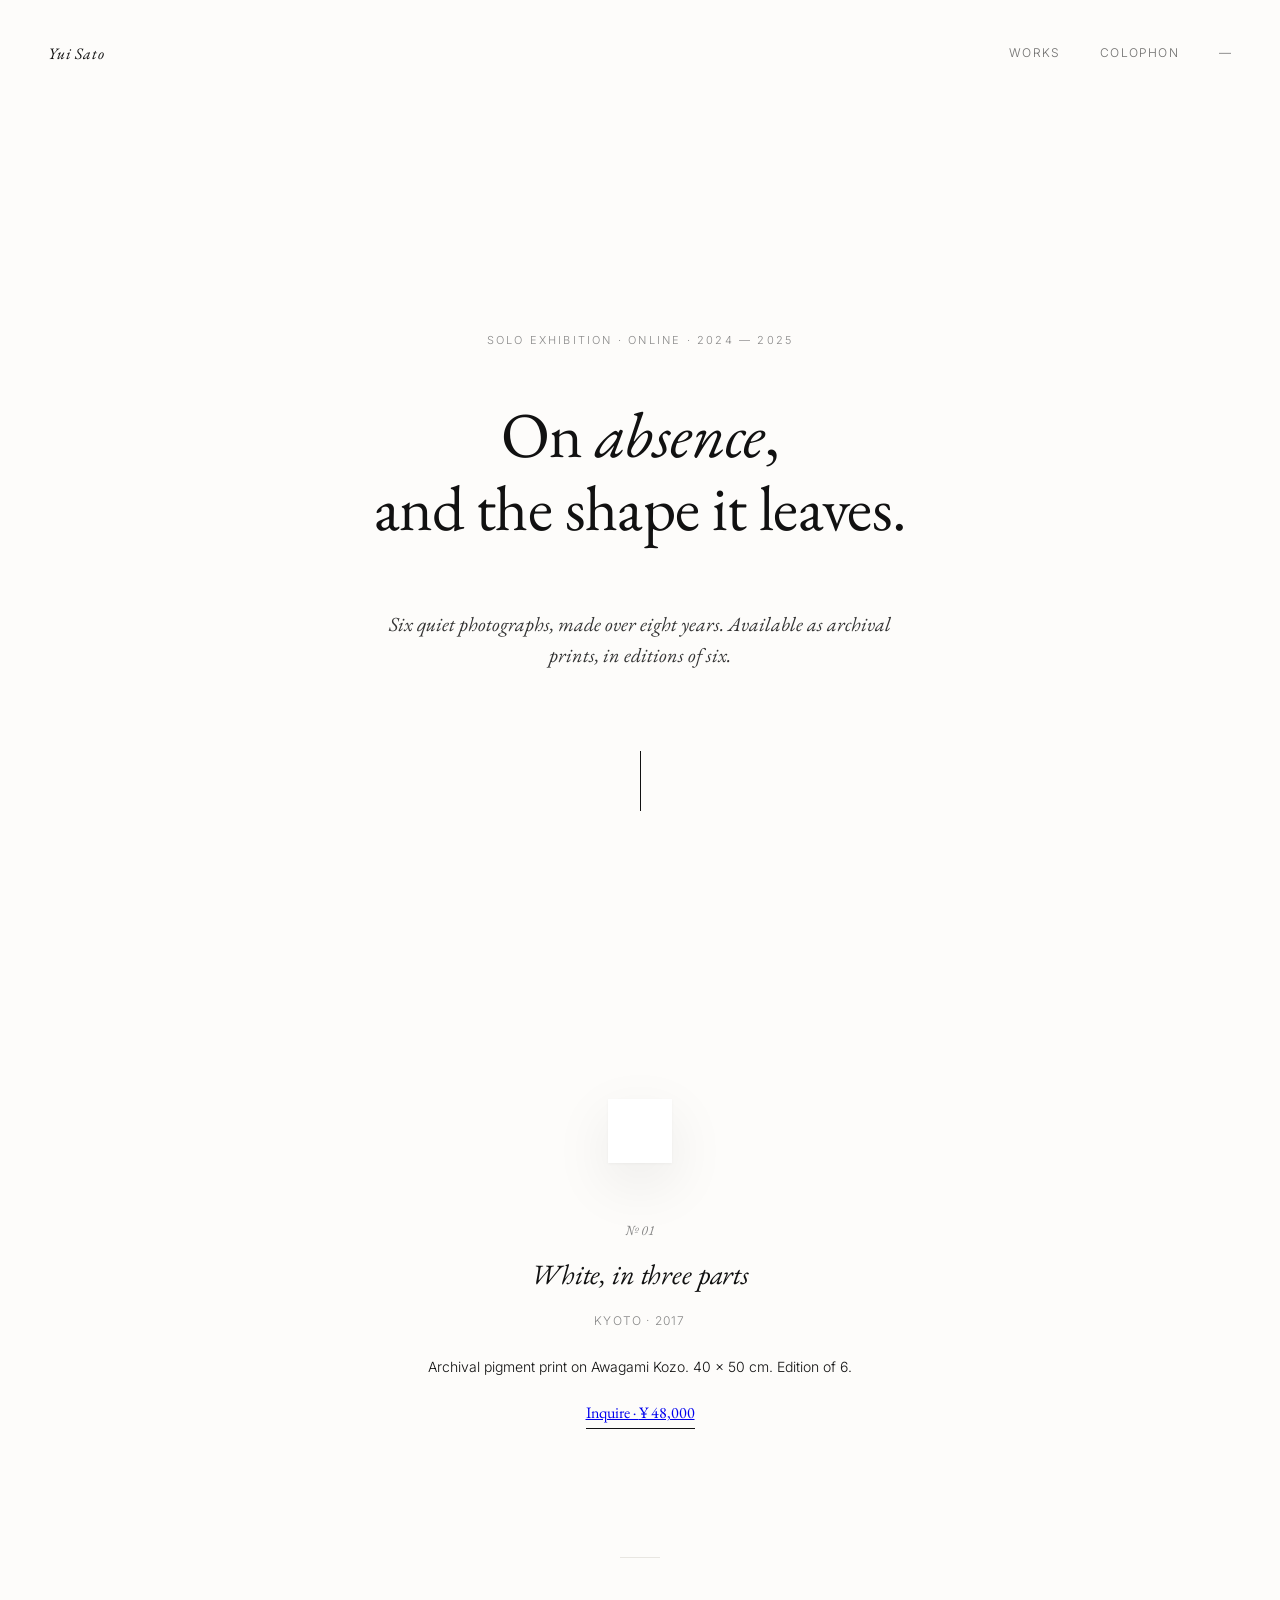
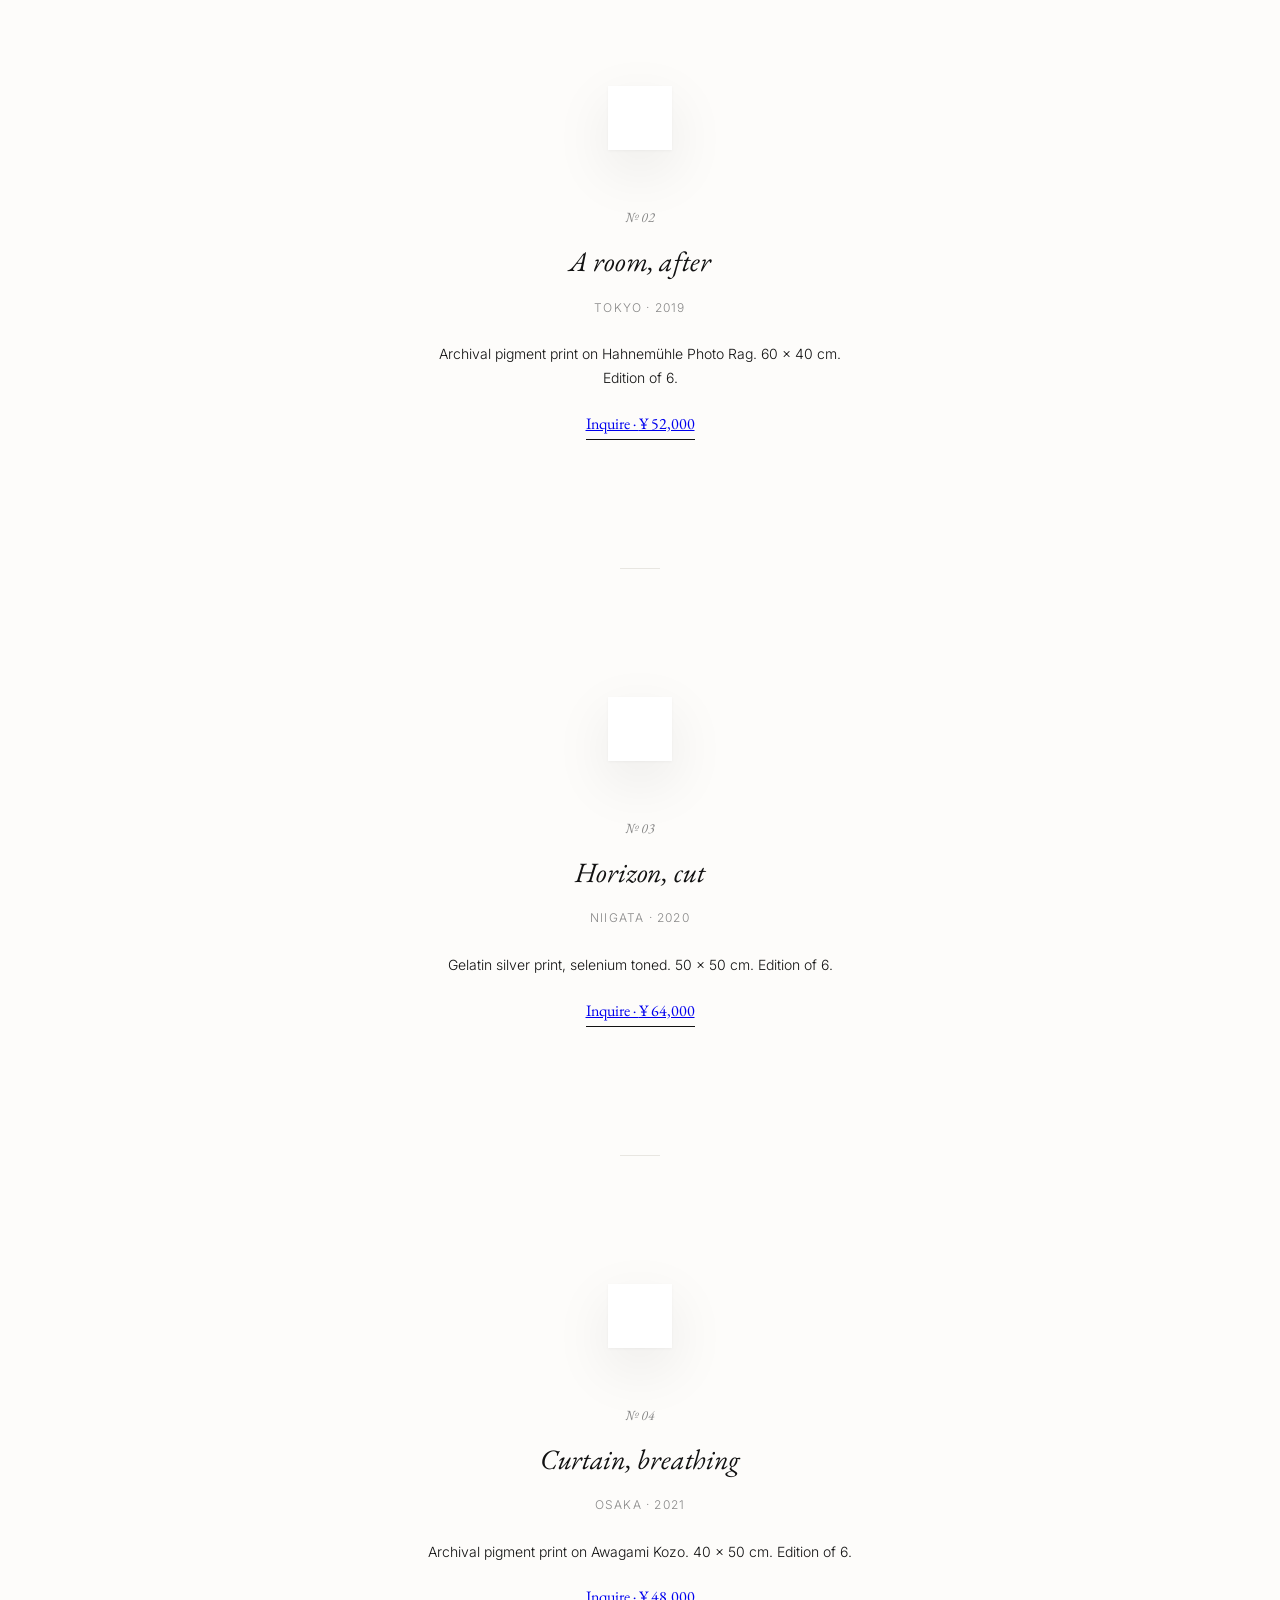
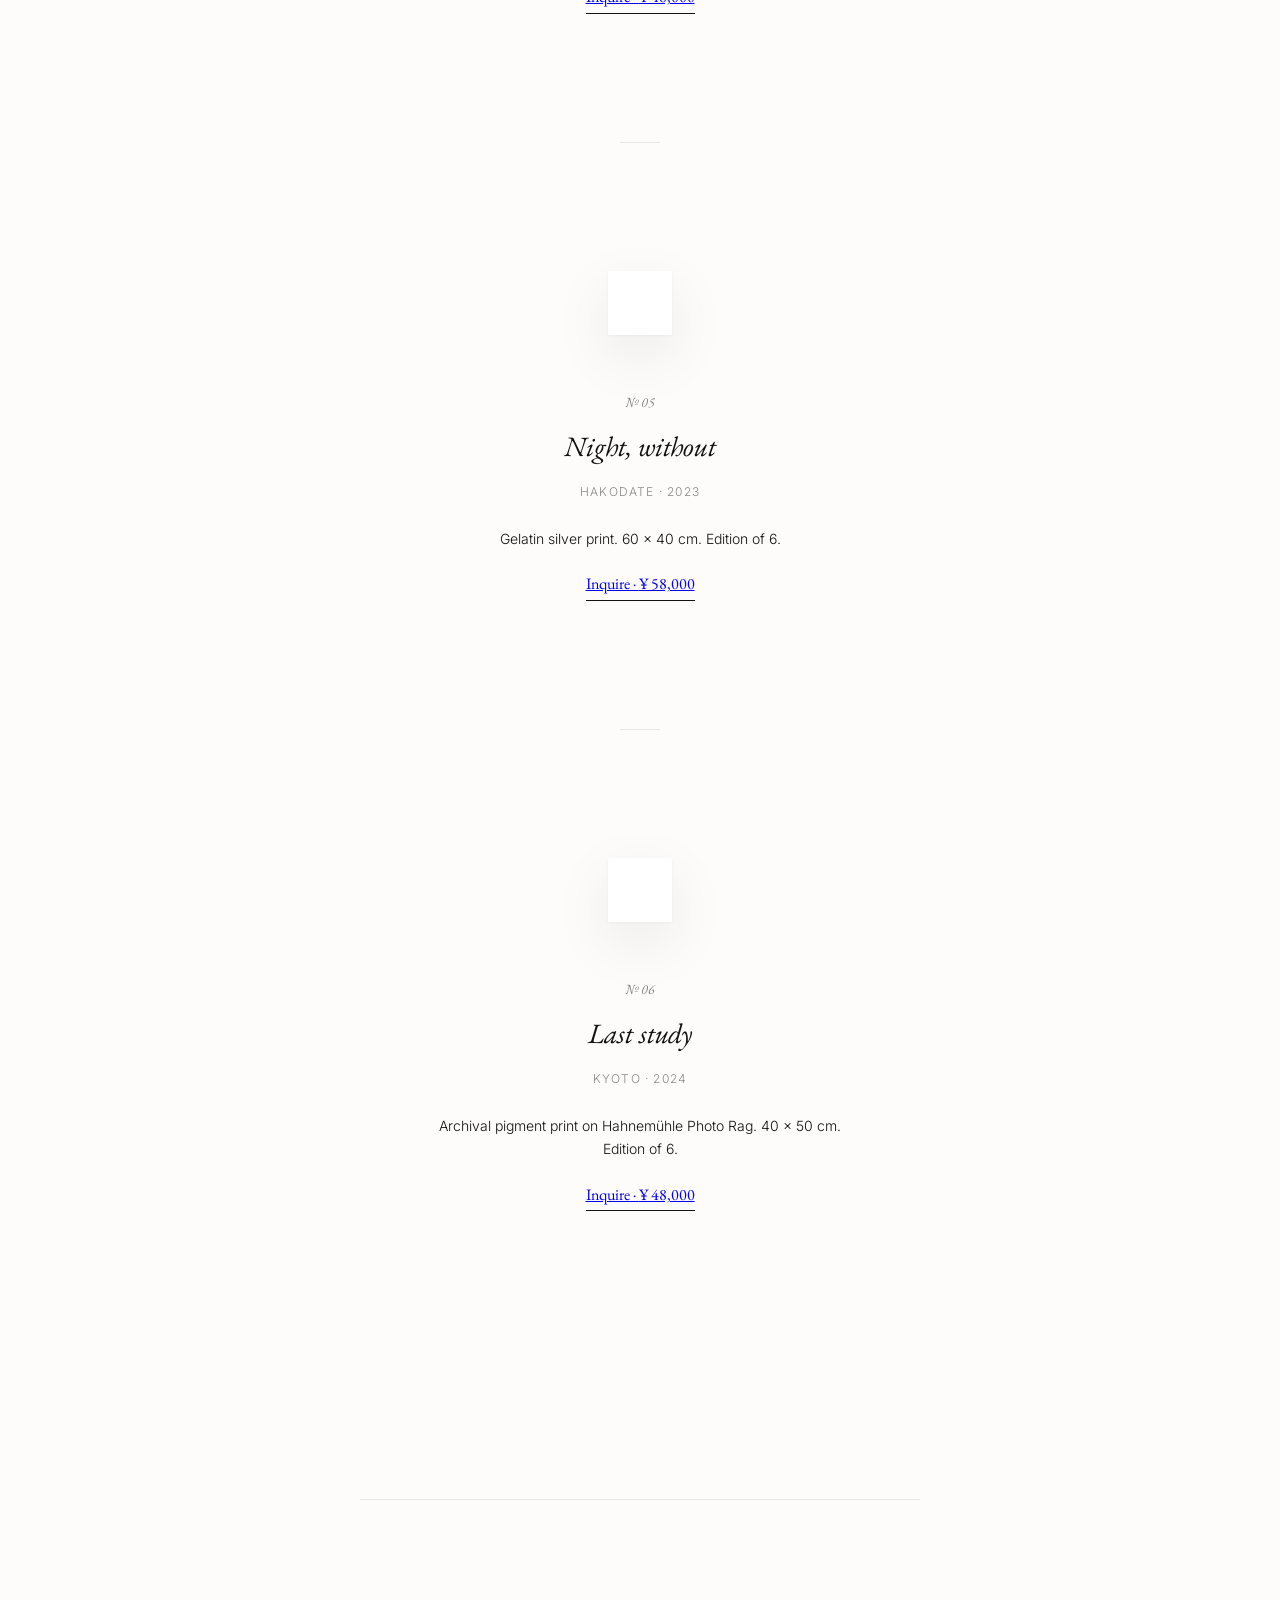
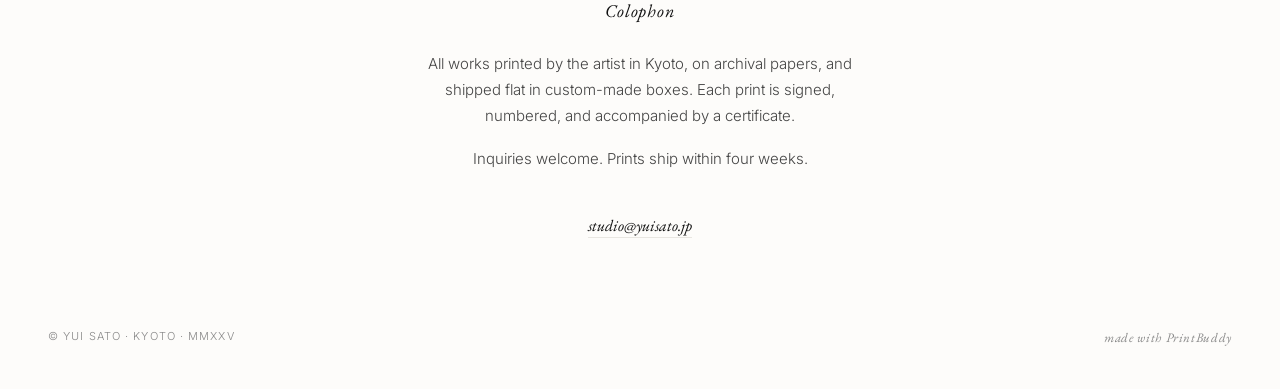
<file: stores/yui-sato.html>
<!DOCTYPE html>
<html lang="en">
<head>
    <meta charset="UTF-8">
    <meta name="viewport" content="width=device-width, initial-scale=1.0">
    <title>Yui Sato — Works on Paper</title>
    <link rel="preconnect" href="https://fonts.googleapis.com">
    <link rel="preconnect" href="https://fonts.gstatic.com" crossorigin>
    <link href="https://fonts.googleapis.com/css2?family=EB+Garamond:ital,wght@0,400;1,400&family=Inter:wght@300;400&display=swap" rel="stylesheet">
    <style>
        *, *::before, *::after { margin: 0; padding: 0; box-sizing: border-box; }

        :root {
            --bg: #fdfcfa;
            --ink: #111;
            --muted: #888;
            --line: #e8e6e1;
            --serif: 'EB Garamond', Georgia, serif;
            --sans: 'Inter', -apple-system, sans-serif;
        }

        html { font-size: 16px; -webkit-font-smoothing: antialiased; }

        body {
            background: var(--bg);
            color: var(--ink);
            font-family: var(--sans);
            font-weight: 300;
            line-height: 1.7;
        }

        /* ── NAV — very sparse ── */
        nav {
            padding: 2.5rem 3rem;
            display: flex;
            justify-content: space-between;
            align-items: center;
            font-size: 0.75rem;
            letter-spacing: 0.1em;
            text-transform: uppercase;
        }

        .brand {
            font-family: var(--serif);
            font-size: 1rem;
            font-style: italic;
            letter-spacing: 0.05em;
            text-transform: none;
        }

        nav .links {
            display: flex;
            gap: 2.5rem;
        }

        nav a {
            color: var(--ink);
            text-decoration: none;
            opacity: 0.6;
            transition: opacity 0.2s;
        }

        nav a:hover { opacity: 1; }

        /* ── TITLE — lots of air ── */
        .title {
            padding: 14rem 3rem 10rem;
            text-align: center;
            max-width: 900px;
            margin: 0 auto;
        }

        .title .meta {
            font-size: 0.6875rem;
            letter-spacing: 0.2em;
            text-transform: uppercase;
            color: var(--muted);
            margin-bottom: 3rem;
        }

        .title h1 {
            font-family: var(--serif);
            font-size: clamp(2.5rem, 5vw, 4rem);
            font-weight: 400;
            line-height: 1.15;
            letter-spacing: -0.01em;
            margin-bottom: 4rem;
        }

        .title h1 em { font-style: italic; }

        .title .desc {
            font-family: var(--serif);
            font-size: 1.25rem;
            font-style: italic;
            color: #333;
            max-width: 52ch;
            margin: 0 auto;
            line-height: 1.55;
        }

        .title .rule {
            width: 1px;
            height: 60px;
            background: var(--ink);
            margin: 5rem auto 0;
        }

        /* ── WORKS — one at a time, centered ── */
        .works {
            padding: 0 0 10rem;
        }

        .work {
            padding: 8rem 3rem;
            max-width: 1100px;
            margin: 0 auto;
            text-align: center;
        }

        .work-frame {
            display: inline-block;
            padding: 2rem;
            background: #fff;
            box-shadow:
                0 1px 3px rgba(0,0,0,0.04),
                0 20px 60px rgba(0,0,0,0.08);
            margin-bottom: 3rem;
            cursor: pointer;
            transition: transform 0.5s ease;
        }

        .work-frame:hover { transform: translateY(-6px); }

        .work-image {
            width: 100%;
            max-width: 600px;
            aspect-ratio: 4/5;
            display: block;
        }

        .work.wide .work-image { aspect-ratio: 3/2; max-width: 800px; }
        .work.square .work-image { aspect-ratio: 1/1; }

        .y1 { background: #e8e6e1; }
        .y2 { background: linear-gradient(180deg, #f0eee8 0%, #c8c5bd 50%, #8a8680 100%); }
        .y3 { background: linear-gradient(90deg, #2a2824 0%, #888580 100%); }
        .y4 { background: linear-gradient(180deg, #fdfcfa 0%, #e0ddd5 60%, #a0998a 100%); }
        .y5 { background: #1a1a18; }
        .y6 { background: linear-gradient(135deg, #d8d4ca 0%, #4a4640 100%); }

        .work-info {
            max-width: 440px;
            margin: 0 auto;
        }

        .work-info .num {
            font-family: var(--serif);
            font-style: italic;
            font-size: 0.875rem;
            color: var(--muted);
            margin-bottom: 0.5rem;
        }

        .work-info h2 {
            font-family: var(--serif);
            font-size: 1.75rem;
            font-weight: 400;
            font-style: italic;
            letter-spacing: -0.005em;
            margin-bottom: 0.75rem;
        }

        .work-info .year {
            font-size: 0.75rem;
            letter-spacing: 0.1em;
            text-transform: uppercase;
            color: var(--muted);
            margin-bottom: 1.5rem;
        }

        .work-info .spec {
            font-size: 0.875rem;
            color: var(--ink);
            line-height: 1.7;
            margin-bottom: 1.25rem;
        }

        .work-info .price {
            display: inline-block;
            font-family: var(--serif);
            font-size: 1rem;
            padding-bottom: 2px;
            border-bottom: 1px solid var(--ink);
            cursor: pointer;
        }

        .work-divider {
            width: 40px;
            height: 1px;
            background: var(--line);
            margin: 0 auto;
        }

        /* ── COLOPHON ── */
        .colophon {
            padding: 6rem 3rem 3rem;
            max-width: 560px;
            margin: 0 auto;
            text-align: center;
            border-top: 1px solid var(--line);
        }

        .colophon h3 {
            font-family: var(--serif);
            font-size: 1.125rem;
            font-style: italic;
            font-weight: 400;
            margin-bottom: 1.5rem;
            letter-spacing: 0.05em;
        }

        .colophon p {
            font-size: 0.9375rem;
            color: #444;
            line-height: 1.75;
            margin-bottom: 1rem;
        }

        .colophon .contact {
            margin-top: 2.5rem;
            font-family: var(--serif);
            font-style: italic;
            font-size: 1rem;
        }

        .colophon .contact a {
            color: var(--ink);
            text-decoration: none;
            border-bottom: 1px solid var(--line);
            padding-bottom: 1px;
        }

        footer {
            padding: 2.5rem 3rem;
            display: flex;
            justify-content: space-between;
            font-size: 0.6875rem;
            letter-spacing: 0.1em;
            text-transform: uppercase;
            color: var(--muted);
        }

        footer a {
            color: var(--muted);
            text-decoration: none;
            letter-spacing: 0.05em;
            text-transform: none;
            font-family: var(--serif);
            font-style: italic;
            font-size: 0.8125rem;
        }

        @media (max-width: 800px) {
            nav { padding: 1.5rem; }
            nav .links { gap: 1.25rem; }
            .title { padding: 6rem 1.5rem 4rem; }
            .work { padding: 4rem 1.5rem; }
            .work-frame { padding: 1rem; }
            .colophon { padding: 4rem 1.5rem 2rem; }
            footer { padding: 1.5rem; flex-direction: column; gap: 0.75rem; text-align: center; }
        }
    </style>
</head>
<body>

    <nav>
        <span class="brand" data-field="name">Yui Sato</span>
        <div class="links">
            <a href="#works">Works</a>
            <a href="#colophon">Colophon</a>
            <a href="#">—</a>
        </div>
    </nav>

    <section class="title">
        <div class="meta" data-field="location">Solo Exhibition · Online · 2024 — 2025</div>
        <h1 data-field-html="hero_title">On <em>absence</em>,<br>and the shape it leaves.</h1>
        <p class="desc" data-field="bio_long">Six quiet photographs, made over eight years. Available as archival prints, in editions of six.</p>
        <div class="rule"></div>
    </section>

    <section class="works" id="works">

        <div class="work" data-photo-card>
            <div class="work-frame">
                <div class="work-image y1" data-photo-slot="0"></div>
            </div>
            <div class="work-info">
                <div class="num">№ 01</div>
                <h2 data-photo-title="0">White, in three parts</h2>
                <div class="year" data-photo-location="0">Kyoto · 2017</div>
                <p class="spec">Archival pigment print on Awagami Kozo. 40 × 50 cm. Edition of 6.</p>
                <a class="price" href="#">Inquire · <span data-photo-price="0">¥ 48,000</span></a>
            </div>
        </div>

        <div class="work-divider"></div>

        <div class="work wide" data-photo-card>
            <div class="work-frame">
                <div class="work-image y2" data-photo-slot="1"></div>
            </div>
            <div class="work-info">
                <div class="num">№ 02</div>
                <h2 data-photo-title="1">A room, after</h2>
                <div class="year" data-photo-location="1">Tokyo · 2019</div>
                <p class="spec">Archival pigment print on Hahnemühle Photo Rag. 60 × 40 cm. Edition of 6.</p>
                <a class="price" href="#">Inquire · <span data-photo-price="1">¥ 52,000</span></a>
            </div>
        </div>

        <div class="work-divider"></div>

        <div class="work square" data-photo-card>
            <div class="work-frame">
                <div class="work-image y3" data-photo-slot="2"></div>
            </div>
            <div class="work-info">
                <div class="num">№ 03</div>
                <h2 data-photo-title="2">Horizon, cut</h2>
                <div class="year" data-photo-location="2">Niigata · 2020</div>
                <p class="spec">Gelatin silver print, selenium toned. 50 × 50 cm. Edition of 6.</p>
                <a class="price" href="#">Inquire · <span data-photo-price="2">¥ 64,000</span></a>
            </div>
        </div>

        <div class="work-divider"></div>

        <div class="work" data-photo-card>
            <div class="work-frame">
                <div class="work-image y4" data-photo-slot="3"></div>
            </div>
            <div class="work-info">
                <div class="num">№ 04</div>
                <h2 data-photo-title="3">Curtain, breathing</h2>
                <div class="year" data-photo-location="3">Osaka · 2021</div>
                <p class="spec">Archival pigment print on Awagami Kozo. 40 × 50 cm. Edition of 6.</p>
                <a class="price" href="#">Inquire · <span data-photo-price="3">¥ 48,000</span></a>
            </div>
        </div>

        <div class="work-divider"></div>

        <div class="work wide" data-photo-card>
            <div class="work-frame">
                <div class="work-image y5" data-photo-slot="4"></div>
            </div>
            <div class="work-info">
                <div class="num">№ 05</div>
                <h2 data-photo-title="4">Night, without</h2>
                <div class="year" data-photo-location="4">Hakodate · 2023</div>
                <p class="spec">Gelatin silver print. 60 × 40 cm. Edition of 6.</p>
                <a class="price" href="#">Inquire · <span data-photo-price="4">¥ 58,000</span></a>
            </div>
        </div>

        <div class="work-divider"></div>

        <div class="work" data-photo-card>
            <div class="work-frame">
                <div class="work-image y6" data-photo-slot="5"></div>
            </div>
            <div class="work-info">
                <div class="num">№ 06</div>
                <h2 data-photo-title="5">Last study</h2>
                <div class="year" data-photo-location="5">Kyoto · 2024</div>
                <p class="spec">Archival pigment print on Hahnemühle Photo Rag. 40 × 50 cm. Edition of 6.</p>
                <a class="price" href="#">Inquire · <span data-photo-price="5">¥ 48,000</span></a>
            </div>
        </div>

    </section>

    <section class="colophon" id="colophon">
        <h3>Colophon</h3>
        <p>All works printed by the artist in Kyoto, on archival papers, and shipped flat in custom-made boxes. Each print is signed, numbered, and accompanied by a certificate.</p>
        <p>Inquiries welcome. Prints ship within four weeks.</p>
        <div class="contact">
            <a data-field="email" href="mailto:studio@yuisato.jp">studio@yuisato.jp</a>
        </div>
    </section>

    <footer>
        <span>© <span data-field="name">Yui Sato</span> · <span data-field="location">Kyoto · MMXXV</span></span>
        <a href="/">made with PrintBuddy</a>
    </footer>

    <script src="/js/portfolio-loader.js"></script>
</body>
</html>
</file>
<file: js/cart.css>
/* ─────────────────────────────────────────────
   PrintBuddy cart — neutral, theme-agnostic UI.
   All classes prefixed .pb-cart-* to avoid collisions.
   ───────────────────────────────────────────── */

:root {
    --pb-cart-bg: #fafafa;
    --pb-cart-fg: #0a0a0a;
    --pb-cart-muted: #6a6a6a;
    --pb-cart-line: #e0ddd5;
    --pb-cart-accent: #0a0a0a;
    --pb-cart-accent-fg: #fafafa;
    --pb-cart-shadow: 0 -10px 40px rgba(0,0,0,0.08), -10px 0 40px rgba(0,0,0,0.08);
}

/* Auto-invert on dark themes (themes can opt in by adding data-pb-cart-theme="dark" to body) */
body[data-pb-cart-theme="dark"] {
    --pb-cart-bg: #161616;
    --pb-cart-fg: #f0f0f0;
    --pb-cart-muted: #888;
    --pb-cart-line: #2a2a2a;
    --pb-cart-accent: #f0f0f0;
    --pb-cart-accent-fg: #0a0a0a;
}

/* ── ADD button — small badge that themes can place anywhere ── */
.pb-cart-add-btn {
    display: inline-flex;
    align-items: center;
    gap: 0.375rem;
    padding: 0.4375rem 0.875rem;
    border: 1px solid currentColor;
    background: transparent;
    color: inherit;
    font: inherit;
    font-size: 0.75rem;
    letter-spacing: 0.05em;
    cursor: pointer;
    text-transform: uppercase;
    border-radius: 2px;
    transition: background 0.15s, color 0.15s;
    line-height: 1;
}

.pb-cart-add-btn:hover {
    background: currentColor;
}

.pb-cart-add-btn:hover .pb-cart-add-label,
.pb-cart-add-btn:hover .pb-cart-add-icon {
    color: var(--pb-cart-bg);
    mix-blend-mode: difference;
}

.pb-cart-add-btn.pb-added {
    background: currentColor;
}

.pb-cart-add-btn.pb-added .pb-cart-add-label::before {
    content: '✓ ';
}

/* ── Toggle pulse when something is added ── */
@keyframes pb-cart-pulse {
    0%, 100% { transform: scale(1); }
    40% { transform: scale(1.18); }
}

.pb-cart-pulse {
    display: inline-block;
    animation: pb-cart-pulse 0.4s ease-out;
}

/* ── DRAWER ── */
.pb-cart-overlay {
    position: fixed;
    inset: 0;
    background: rgba(0, 0, 0, 0.35);
    opacity: 0;
    pointer-events: none;
    transition: opacity 0.25s ease;
    z-index: 9998;
}

.pb-cart-drawer {
    position: fixed;
    top: 0; right: 0; bottom: 0;
    width: 100%;
    max-width: 440px;
    background: var(--pb-cart-bg);
    color: var(--pb-cart-fg);
    transform: translateX(100%);
    transition: transform 0.3s cubic-bezier(0.32, 0.72, 0.24, 0.98);
    z-index: 9999;
    display: flex;
    flex-direction: column;
    font-family: 'Inter', -apple-system, system-ui, sans-serif;
    box-shadow: var(--pb-cart-shadow);
}

.pb-cart-open .pb-cart-overlay {
    opacity: 1;
    pointer-events: auto;
}

.pb-cart-open .pb-cart-drawer {
    transform: translateX(0);
}

.pb-cart-head {
    padding: 1.25rem 1.5rem;
    display: flex;
    justify-content: space-between;
    align-items: center;
    border-bottom: 1px solid var(--pb-cart-line);
}

.pb-cart-head h2 {
    font-size: 0.875rem;
    font-weight: 500;
    letter-spacing: 0.1em;
    text-transform: uppercase;
    margin: 0;
}

.pb-cart-close {
    background: transparent;
    border: none;
    color: var(--pb-cart-muted);
    cursor: pointer;
    font-size: 1.5rem;
    line-height: 1;
    padding: 0.25rem;
}

.pb-cart-close:hover { color: var(--pb-cart-fg); }

.pb-cart-body {
    flex: 1;
    overflow-y: auto;
    padding: 0.5rem 0;
}

.pb-cart-empty {
    padding: 4rem 2rem;
    text-align: center;
    color: var(--pb-cart-muted);
    font-size: 0.9375rem;
    line-height: 1.6;
}

.pb-cart-item {
    display: grid;
    grid-template-columns: 70px 1fr auto;
    gap: 1rem;
    padding: 1rem 1.5rem;
    border-bottom: 1px solid var(--pb-cart-line);
    align-items: center;
}

.pb-cart-item-img {
    width: 70px;
    height: 90px;
    background: var(--pb-cart-line);
    background-size: cover;
    background-position: center;
    border-radius: 2px;
}

.pb-cart-item-info {
    min-width: 0;
}

.pb-cart-item-title {
    font-size: 0.875rem;
    font-weight: 500;
    margin-bottom: 0.25rem;
    line-height: 1.3;
}

.pb-cart-item-meta {
    font-size: 0.75rem;
    color: var(--pb-cart-muted);
    margin-bottom: 0.5rem;
}

.pb-cart-qty {
    display: inline-flex;
    align-items: center;
    gap: 0.5rem;
    font-size: 0.8125rem;
}

.pb-cart-qty button {
    width: 22px;
    height: 22px;
    background: transparent;
    border: 1px solid var(--pb-cart-line);
    color: var(--pb-cart-fg);
    cursor: pointer;
    border-radius: 2px;
    line-height: 1;
}

.pb-cart-qty button:hover { border-color: var(--pb-cart-fg); }

.pb-cart-qty span { min-width: 1.5em; text-align: center; }

.pb-cart-item-side {
    text-align: right;
    display: flex;
    flex-direction: column;
    align-items: flex-end;
    gap: 0.5rem;
}

.pb-cart-item-price {
    font-size: 0.875rem;
    font-weight: 500;
    white-space: nowrap;
}

.pb-cart-remove {
    background: transparent;
    border: none;
    color: var(--pb-cart-muted);
    font-size: 0.6875rem;
    text-transform: uppercase;
    letter-spacing: 0.05em;
    cursor: pointer;
    padding: 0;
}

.pb-cart-remove:hover { color: var(--pb-cart-fg); }

.pb-cart-foot {
    border-top: 1px solid var(--pb-cart-line);
    padding: 1.25rem 1.5rem 1.5rem;
    background: var(--pb-cart-bg);
}

.pb-cart-totals {
    display: flex;
    justify-content: space-between;
    align-items: baseline;
    margin-bottom: 1rem;
}

.pb-cart-totals .pb-cart-total-label {
    font-size: 0.75rem;
    text-transform: uppercase;
    letter-spacing: 0.1em;
    color: var(--pb-cart-muted);
}

.pb-cart-totals .pb-cart-total {
    font-size: 1.25rem;
    font-weight: 500;
}

.pb-cart-checkout {
    width: 100%;
    padding: 0.875rem 1rem;
    background: var(--pb-cart-accent);
    color: var(--pb-cart-accent-fg);
    border: none;
    cursor: pointer;
    font: inherit;
    font-size: 0.875rem;
    font-weight: 500;
    letter-spacing: 0.02em;
    border-radius: 3px;
    transition: opacity 0.2s;
}

.pb-cart-checkout:hover { opacity: 0.85; }
.pb-cart-checkout:disabled { opacity: 0.4; cursor: not-allowed; }

.pb-cart-foot-note {
    font-size: 0.75rem;
    color: var(--pb-cart-muted);
    text-align: center;
    margin-top: 0.75rem;
}

/* ── CHECKOUT MODAL ── */
.pb-cart-modal-bg {
    position: fixed;
    inset: 0;
    background: rgba(0,0,0,0.5);
    z-index: 10000;
    display: none;
    align-items: center;
    justify-content: center;
    padding: 1rem;
}

.pb-cart-modal-bg.pb-cart-modal-open {
    display: flex;
}

.pb-cart-modal {
    background: var(--pb-cart-bg);
    color: var(--pb-cart-fg);
    width: 100%;
    max-width: 440px;
    max-height: 90vh;
    overflow-y: auto;
    border-radius: 6px;
    padding: 1.75rem 1.75rem 1.5rem;
    font-family: 'Inter', -apple-system, sans-serif;
}

.pb-cart-modal h3 {
    font-size: 1.125rem;
    font-weight: 500;
    margin: 0 0 0.375rem;
    letter-spacing: -0.005em;
}

.pb-cart-modal .pb-cart-modal-sub {
    font-size: 0.875rem;
    color: var(--pb-cart-muted);
    margin-bottom: 1.5rem;
    line-height: 1.55;
}

.pb-cart-summary {
    background: var(--pb-cart-line);
    border-radius: 4px;
    padding: 0.875rem 1rem;
    font-size: 0.8125rem;
    margin-bottom: 1.25rem;
    max-height: 140px;
    overflow-y: auto;
}

body[data-pb-cart-theme="dark"] .pb-cart-summary {
    background: rgba(255,255,255,0.04);
}

.pb-cart-summary-row {
    display: flex;
    justify-content: space-between;
    padding: 0.125rem 0;
}

.pb-cart-summary-total {
    border-top: 1px solid var(--pb-cart-line);
    margin-top: 0.5rem;
    padding-top: 0.5rem;
    font-weight: 500;
}

body[data-pb-cart-theme="dark"] .pb-cart-summary-total {
    border-top-color: rgba(255,255,255,0.1);
}

.pb-cart-field {
    margin-bottom: 0.875rem;
}

.pb-cart-field label {
    display: block;
    font-size: 0.6875rem;
    letter-spacing: 0.1em;
    text-transform: uppercase;
    color: var(--pb-cart-muted);
    margin-bottom: 0.375rem;
}

.pb-cart-field input,
.pb-cart-field textarea {
    width: 100%;
    padding: 0.625rem 0.75rem;
    background: transparent;
    color: var(--pb-cart-fg);
    border: 1px solid var(--pb-cart-line);
    border-radius: 3px;
    font: inherit;
    font-size: 0.9375rem;
}

.pb-cart-field input:focus,
.pb-cart-field textarea:focus {
    outline: none;
    border-color: var(--pb-cart-fg);
}

.pb-cart-field textarea { resize: vertical; min-height: 70px; }

.pb-cart-field-error {
    border-color: #c13a2a !important;
}

.pb-cart-modal-actions {
    display: flex;
    gap: 0.75rem;
    margin-top: 1.25rem;
}

.pb-cart-modal-actions button {
    flex: 1;
    padding: 0.75rem 1rem;
    border-radius: 3px;
    font: inherit;
    font-size: 0.875rem;
    cursor: pointer;
    border: 1px solid var(--pb-cart-line);
    background: transparent;
    color: var(--pb-cart-fg);
}

.pb-cart-modal-actions button.pb-cart-submit {
    background: var(--pb-cart-accent);
    color: var(--pb-cart-accent-fg);
    border-color: var(--pb-cart-accent);
    flex: 2;
}

.pb-cart-modal-actions button:hover { opacity: 0.85; }
.pb-cart-modal-actions button:disabled { opacity: 0.5; cursor: not-allowed; }

.pb-cart-success {
    text-align: center;
    padding: 1.5rem 0 0.5rem;
}

.pb-cart-success-icon {
    width: 72px;
    height: 72px;
    border-radius: 50%;
    background: var(--pb-cart-accent);
    color: var(--pb-cart-accent-fg);
    margin: 0 auto 1.5rem;
    display: flex;
    align-items: center;
    justify-content: center;
    font-size: 2rem;
    line-height: 1;
    font-weight: 600;
    animation: pb-cart-pop 0.45s cubic-bezier(0.22, 1, 0.36, 1);
}

@keyframes pb-cart-pop {
    0%   { transform: scale(0.6); opacity: 0; }
    60%  { transform: scale(1.08); opacity: 1; }
    100% { transform: scale(1); }
}

.pb-cart-success h3 {
    font-size: 1.5rem;
    font-weight: 500;
    margin-bottom: 0.875rem;
    letter-spacing: -0.01em;
}

.pb-cart-success p {
    color: var(--pb-cart-fg);
    margin-bottom: 1rem;
    line-height: 1.6;
    font-size: 0.9375rem;
}

.pb-cart-success p strong {
    font-weight: 600;
}

.pb-cart-success .pb-cart-success-quiet {
    color: var(--pb-cart-muted);
    font-size: 0.8125rem;
    margin-bottom: 1.75rem;
}

.pb-cart-success .pb-cart-checkout {
    margin-top: 0.5rem;
}
</file>
